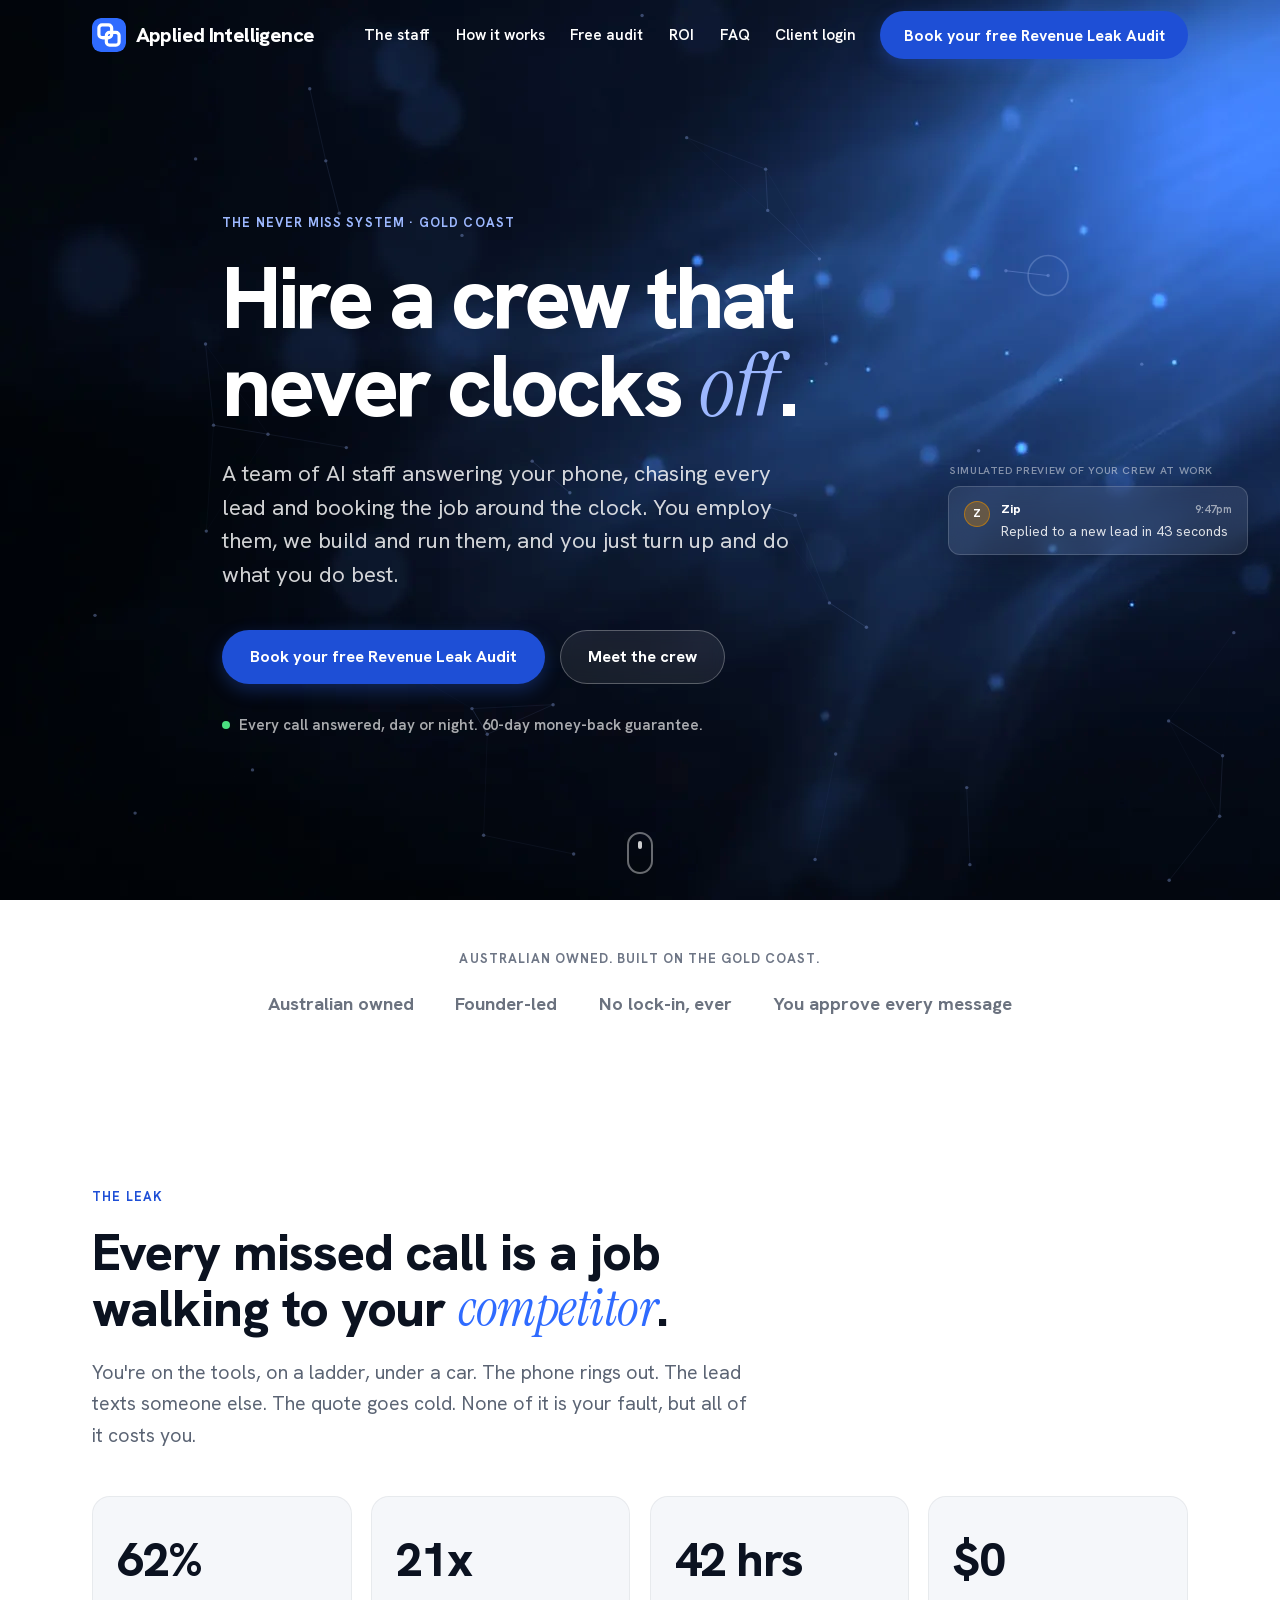
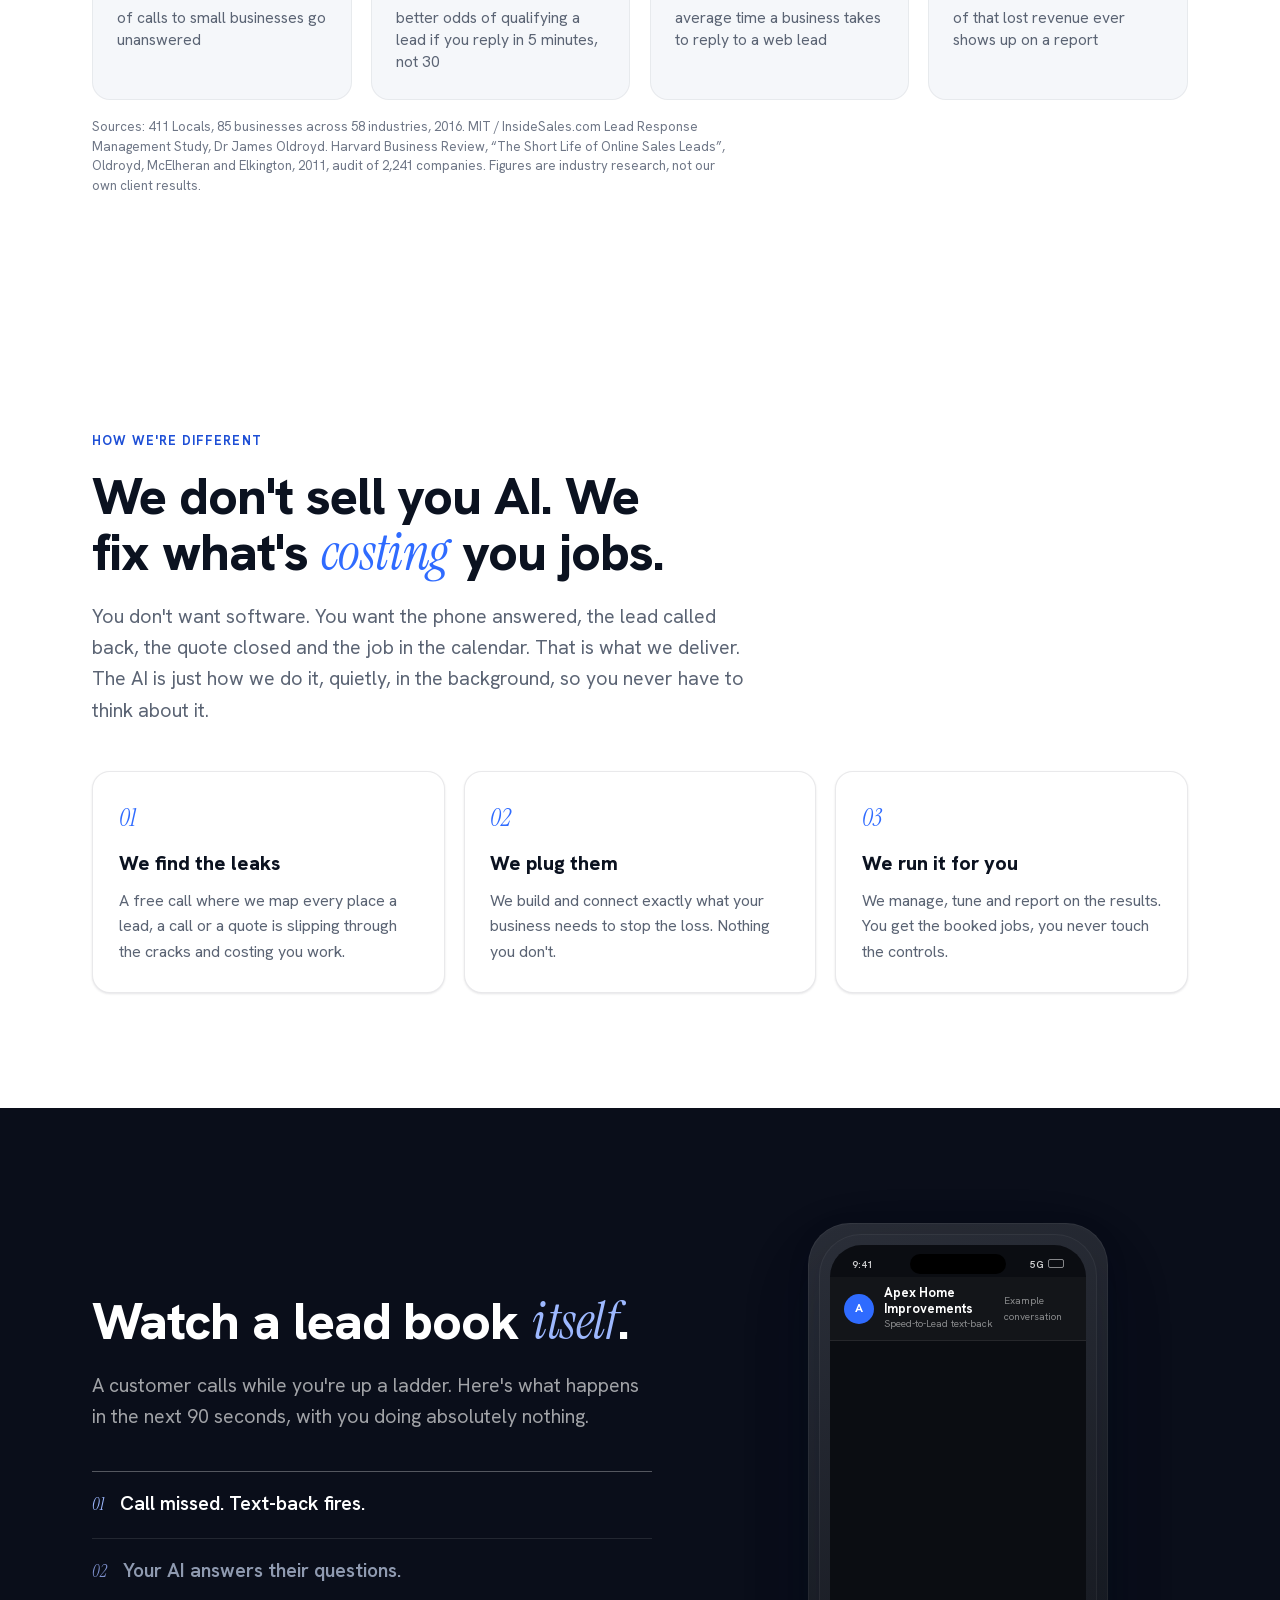
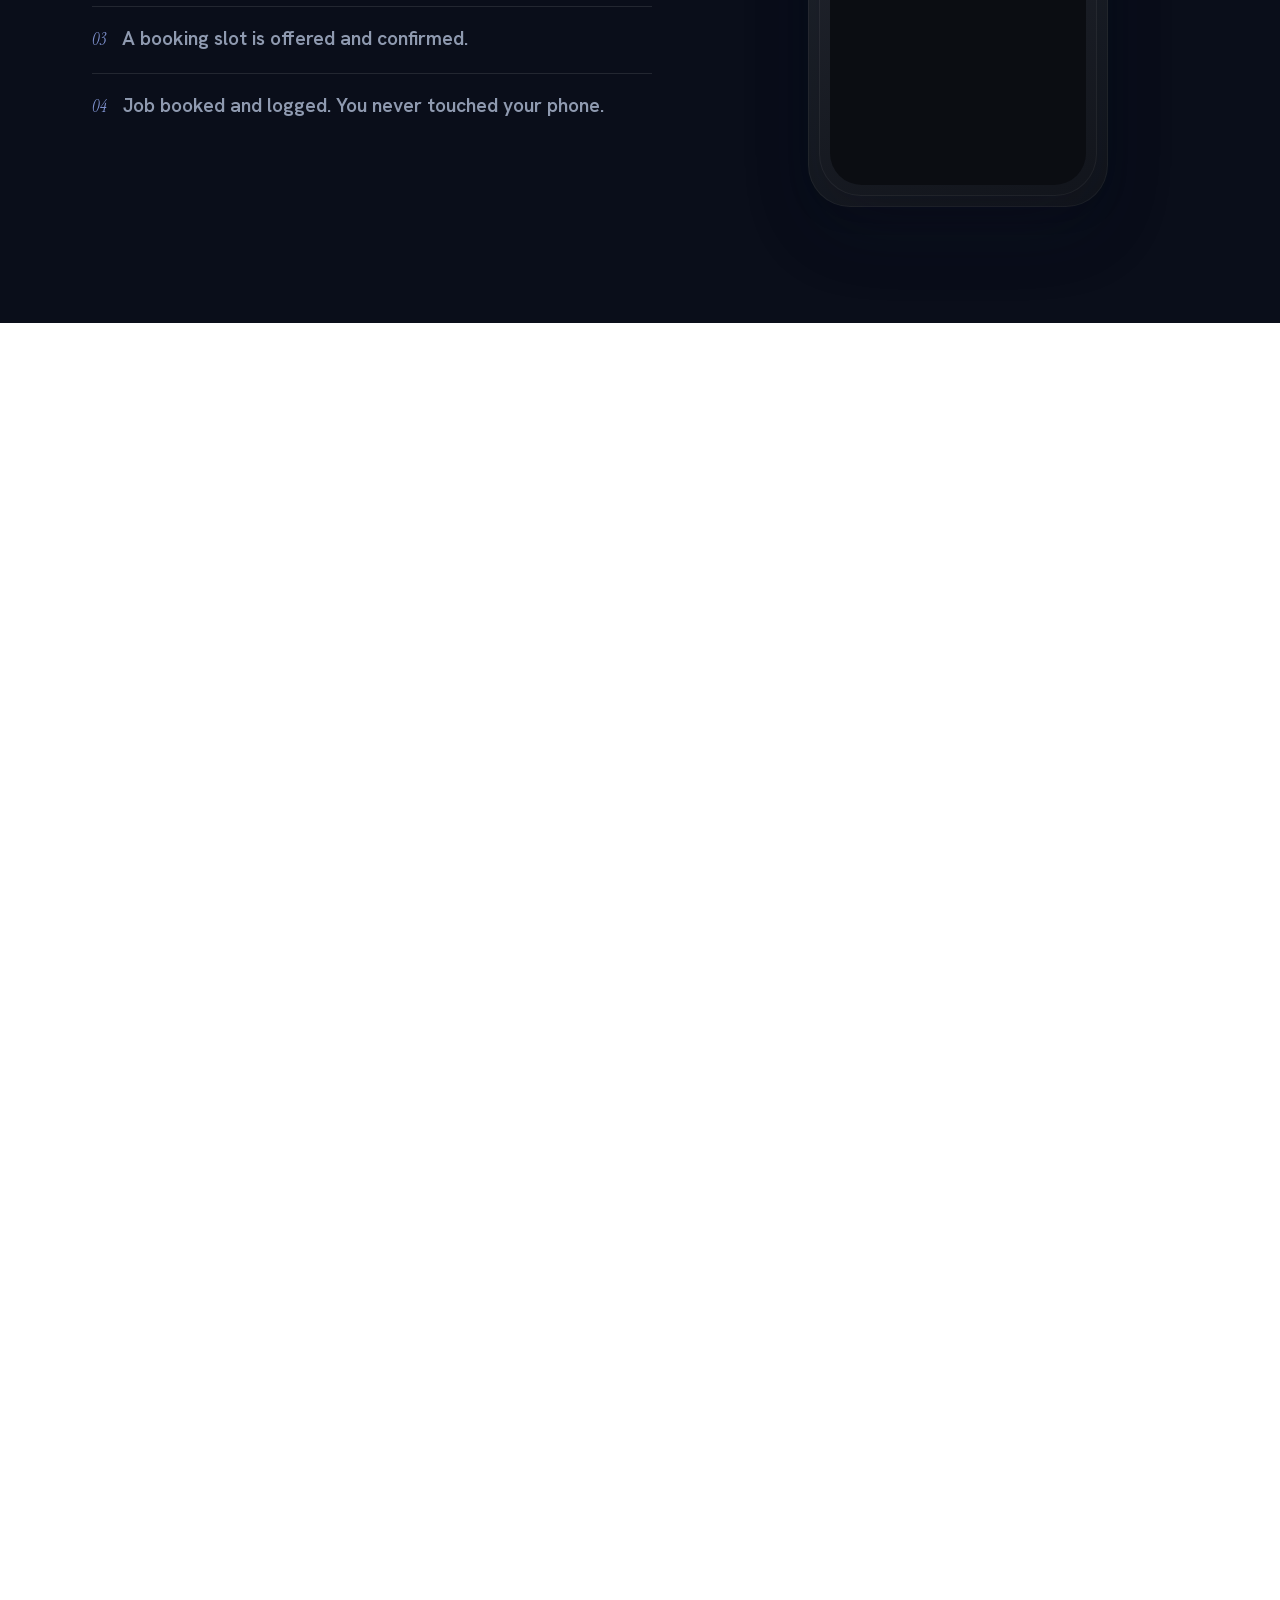
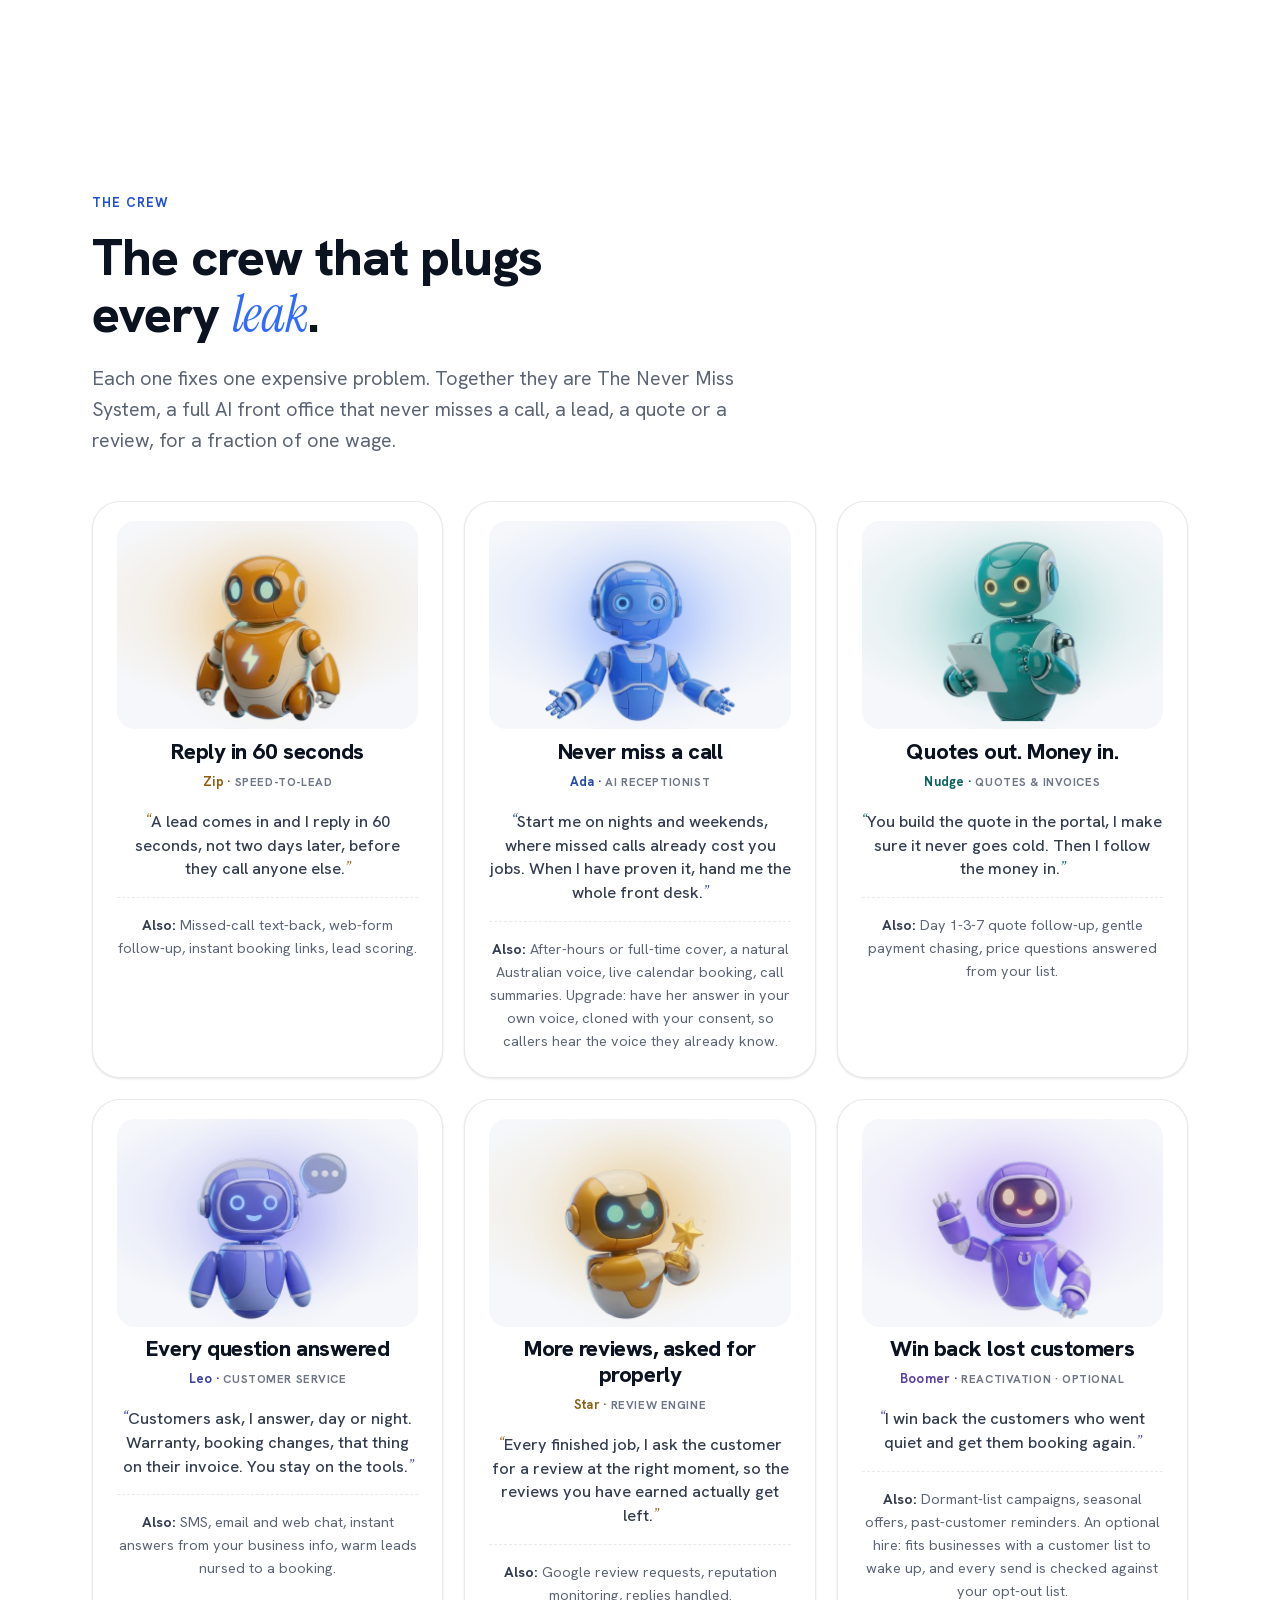
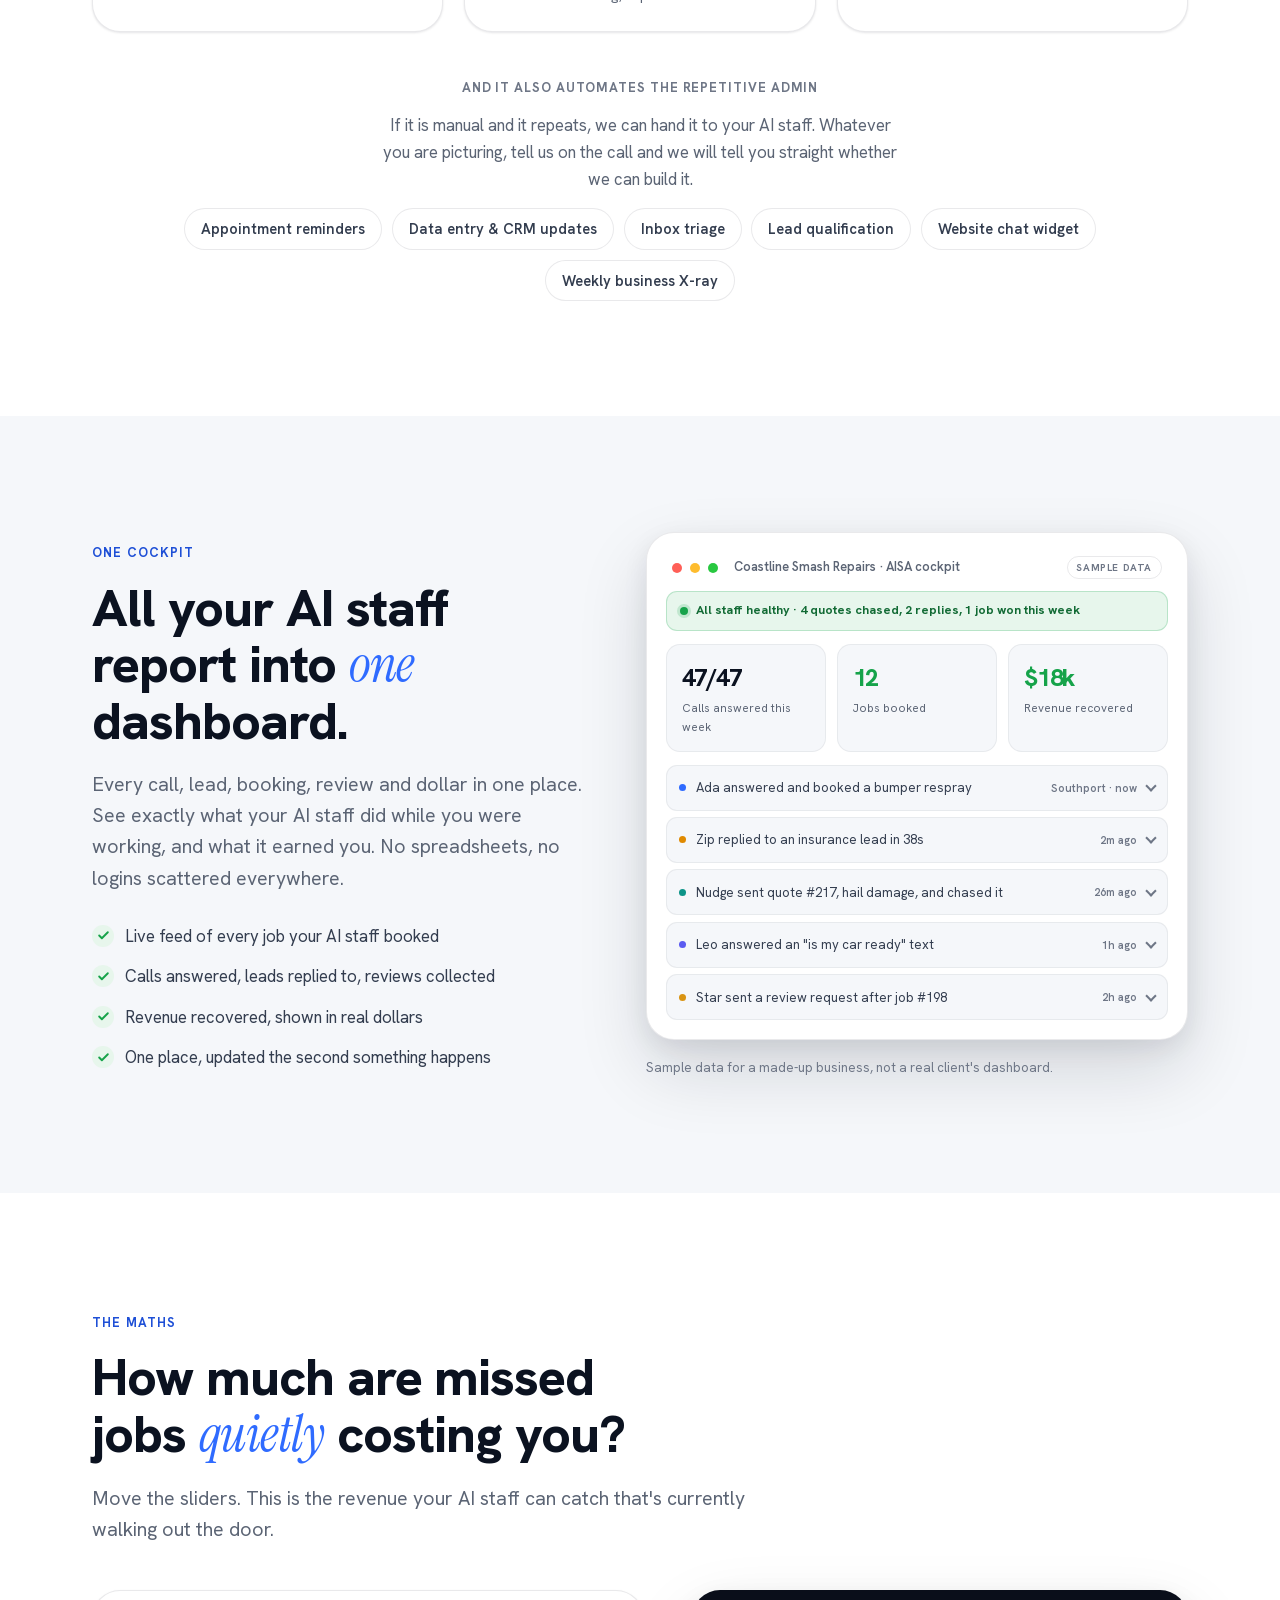
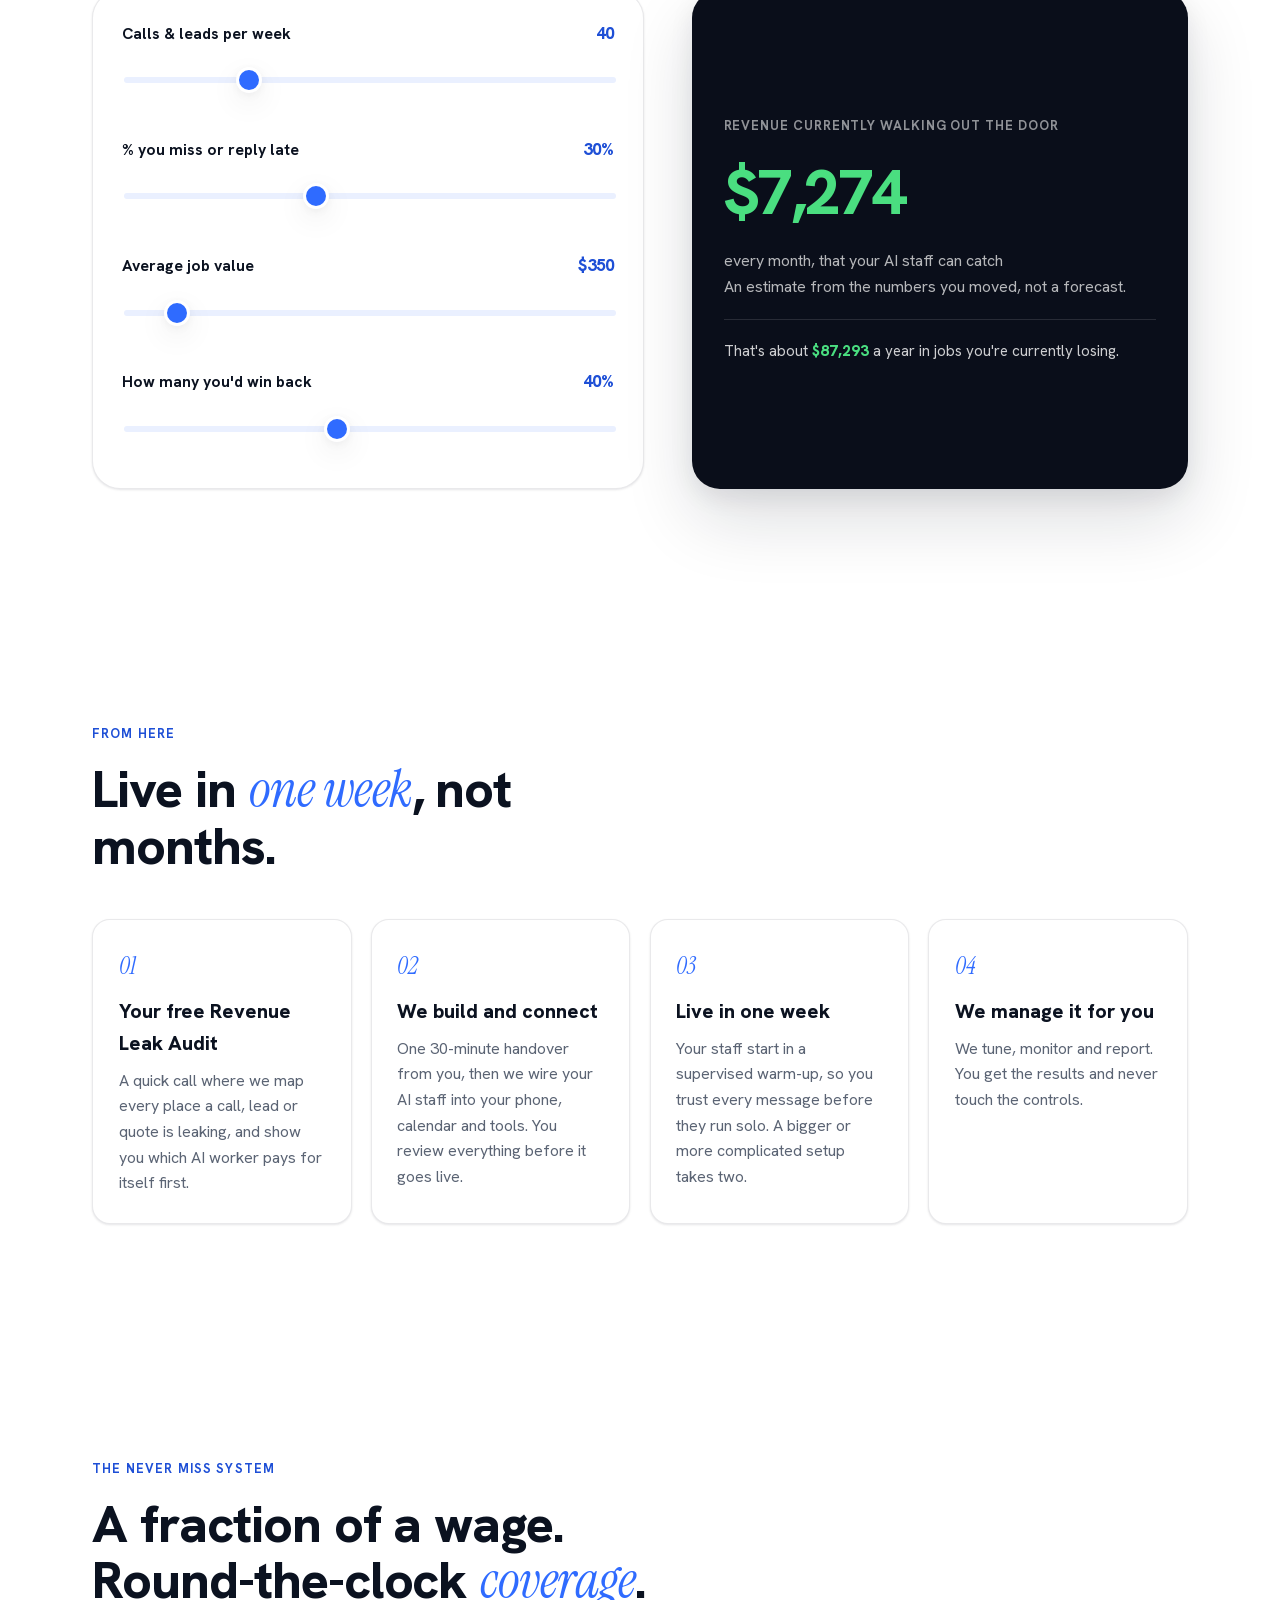
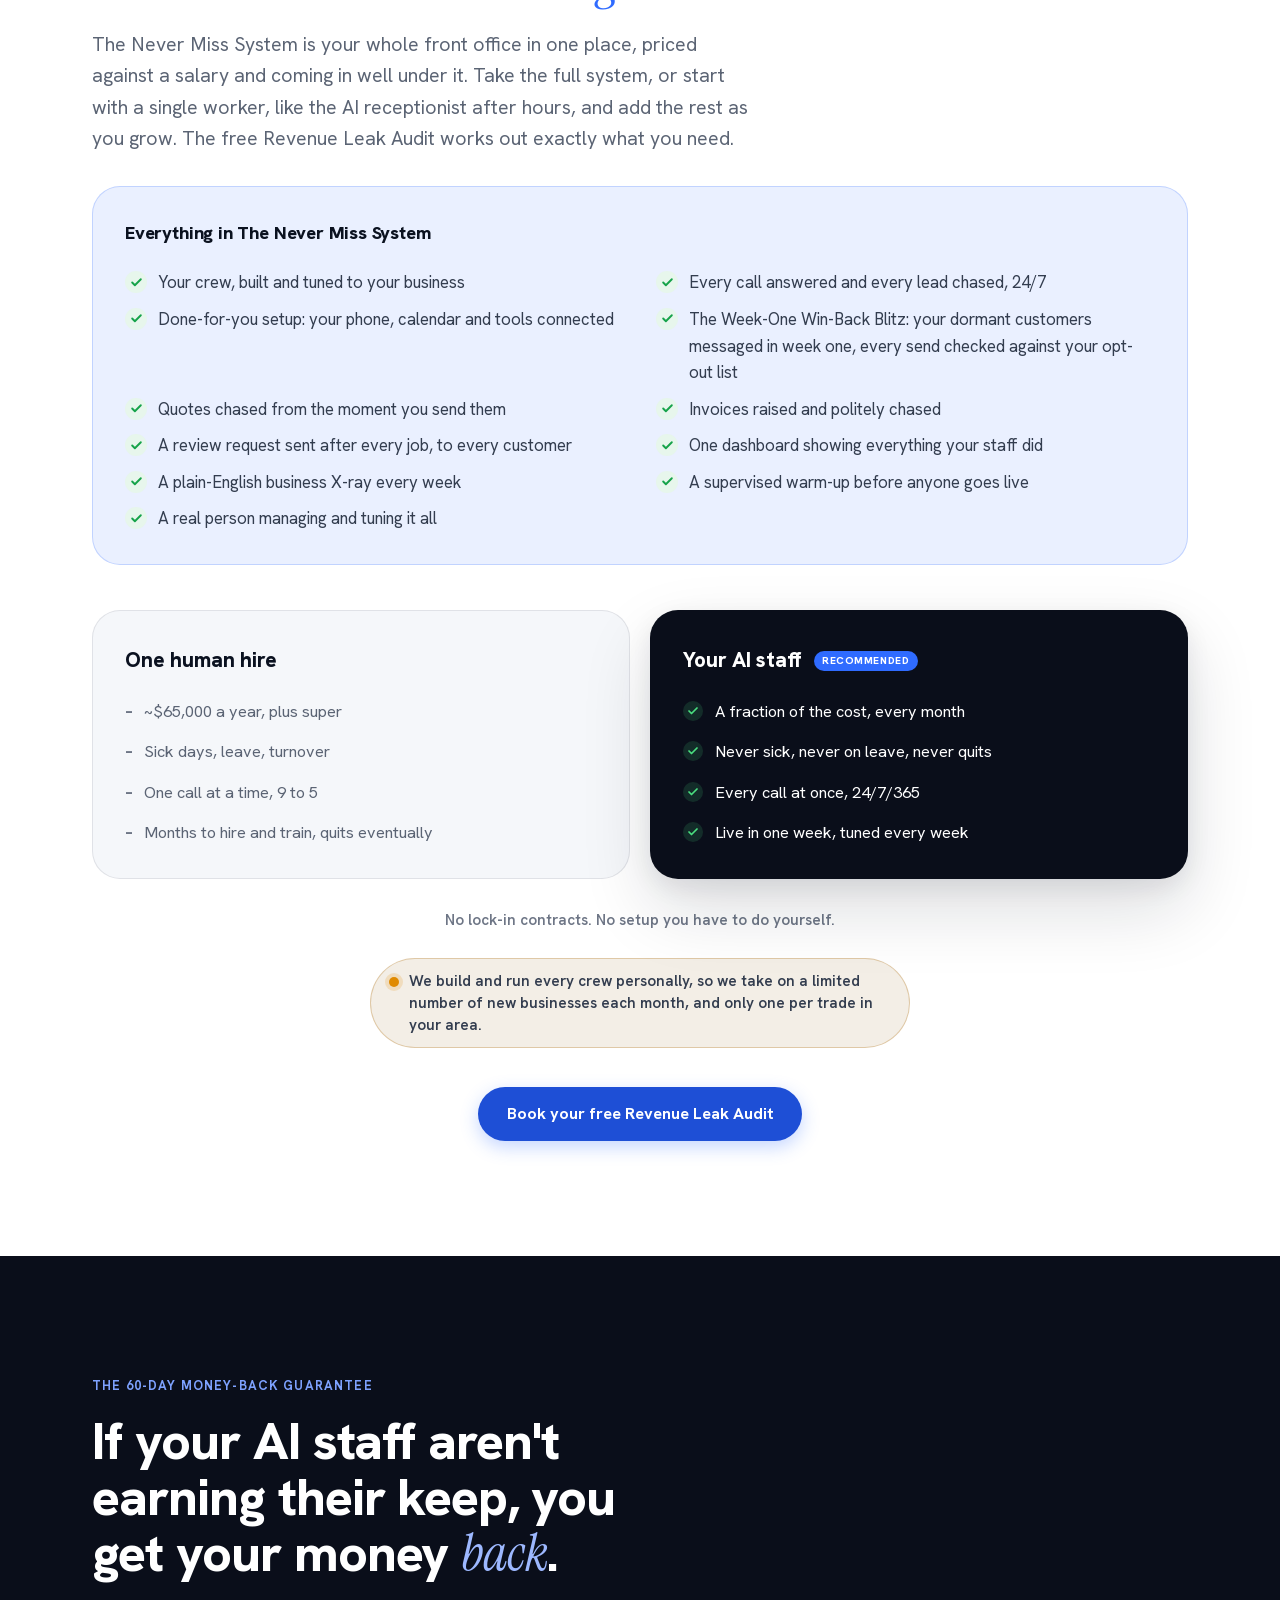
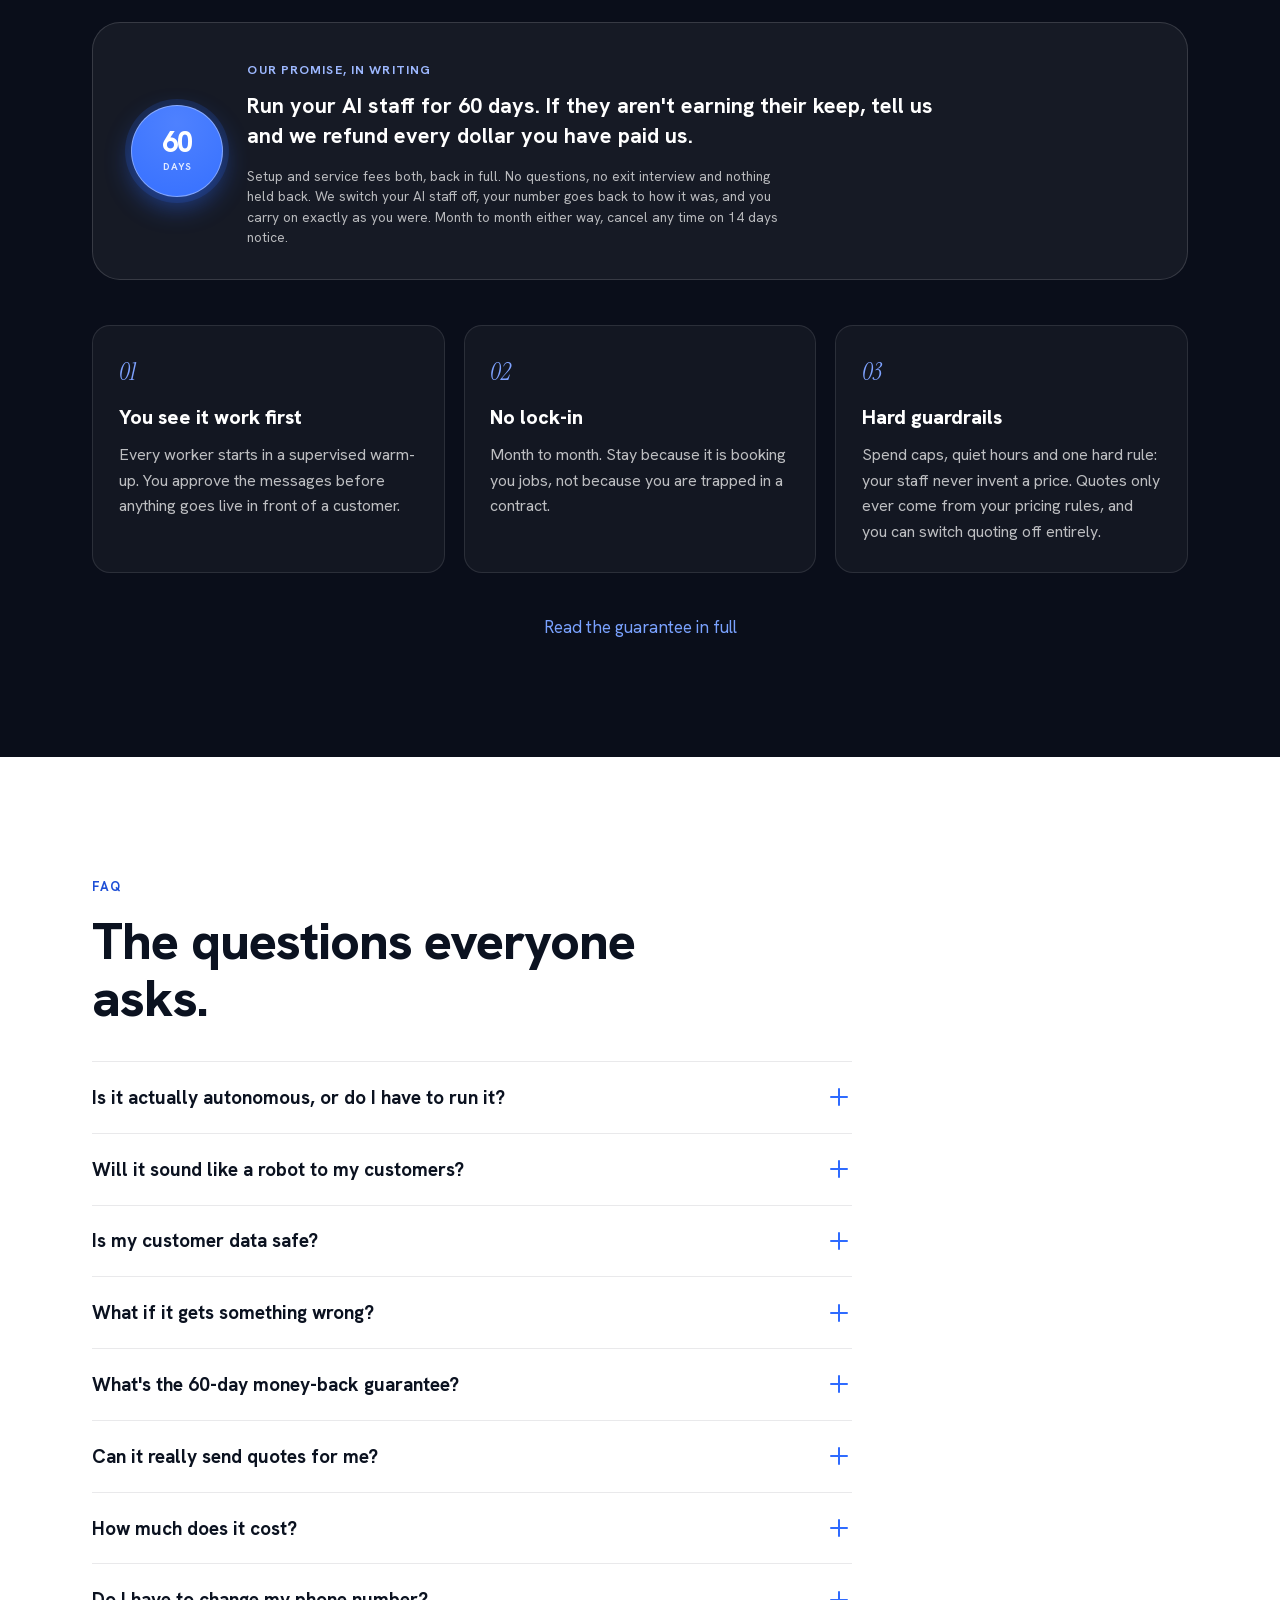
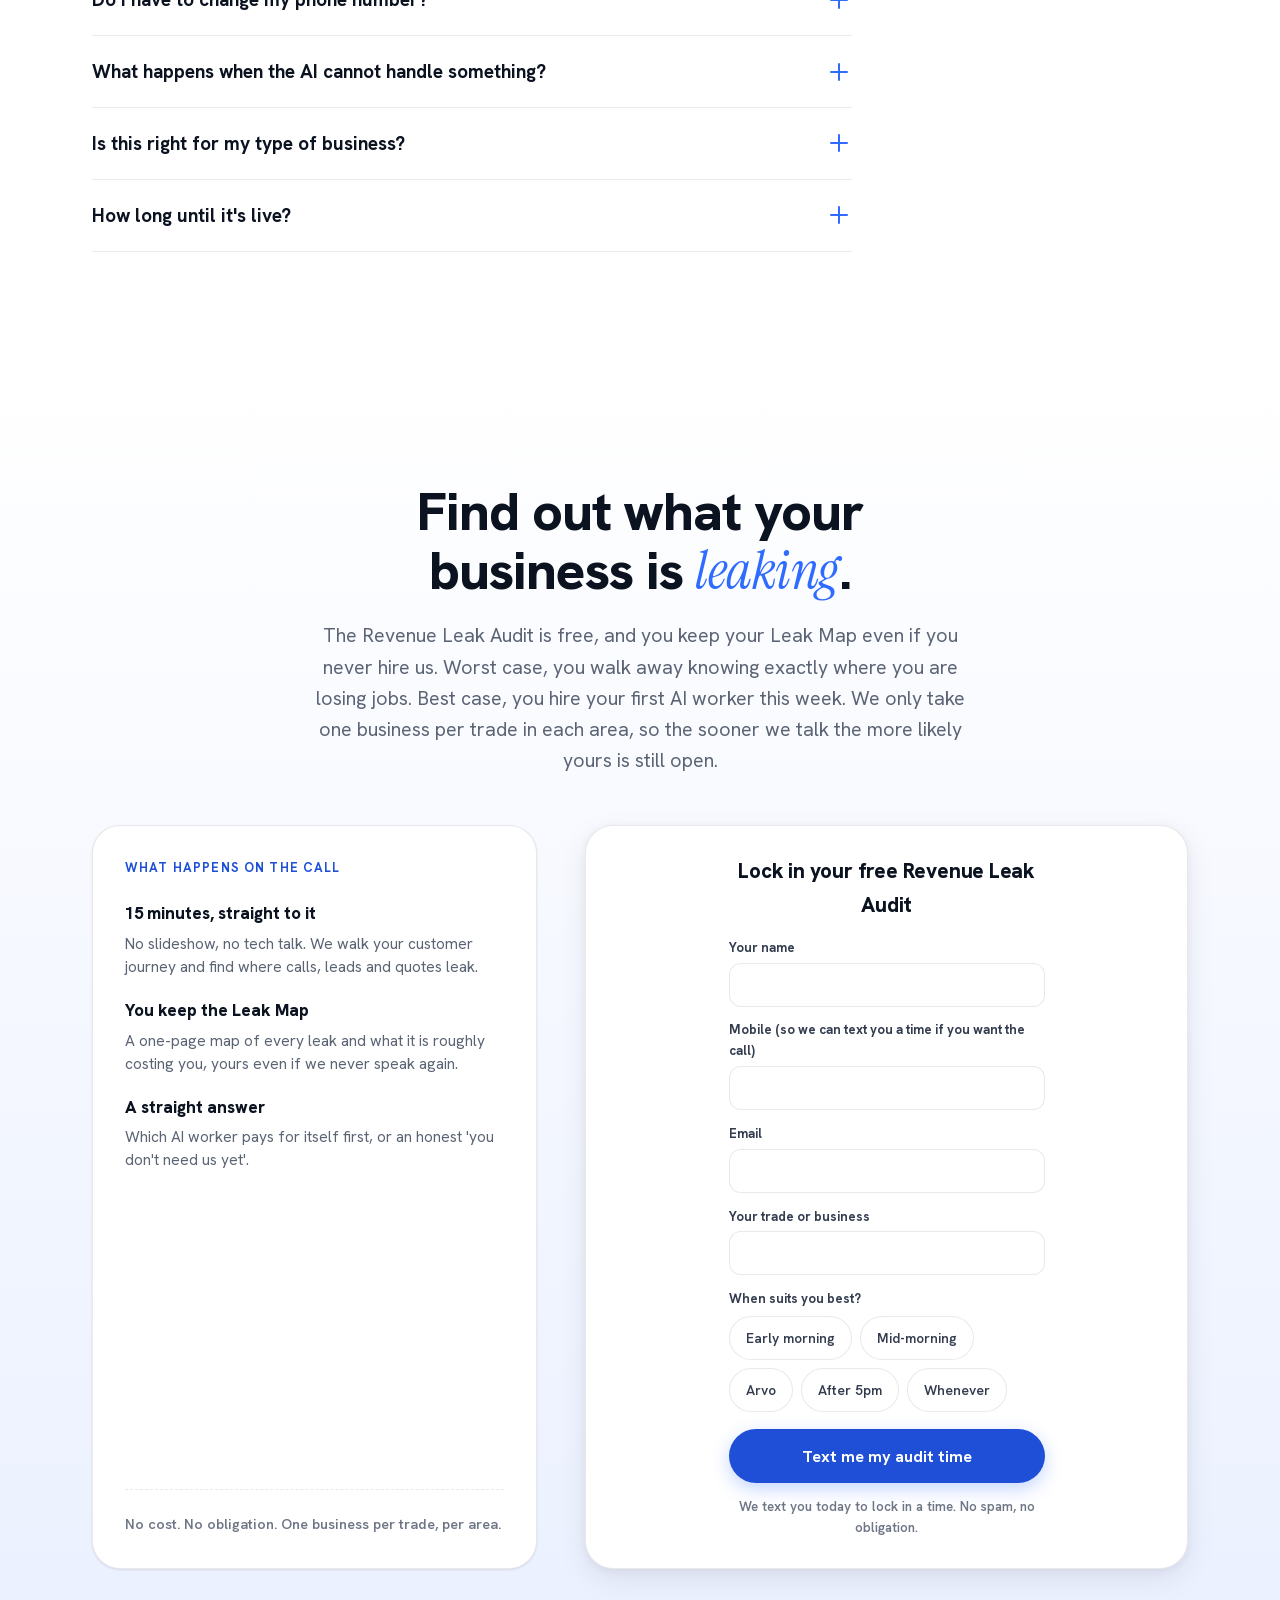
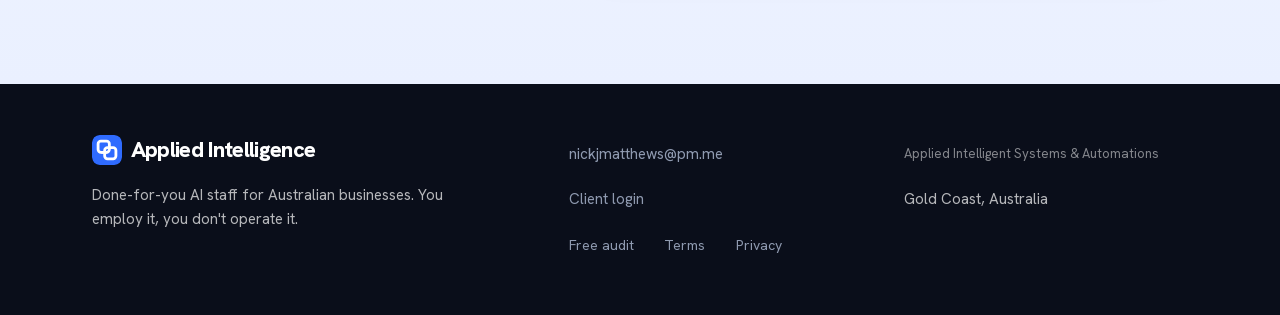
<file: index.html>
<!DOCTYPE html>
<html lang="en-AU">
<head>
  <meta charset="UTF-8" />
  <meta name="viewport" content="width=device-width, initial-scale=1.0, viewport-fit=cover" />
  <title>Applied Intelligence: The Never Miss System | Done-for-you AI staff for Australian businesses</title>
  <meta name="description" content="Applied Intelligence (Applied Intelligent Systems & Automations) builds and runs The Never Miss System: done-for-you AI staff that answer every call, chase every lead and book every job, 24/7. You employ it, you don't operate it." />
  <meta name="theme-color" content="#ffffff" />
  <link rel="icon" href="assets/logo/favicon.svg" type="image/svg+xml" />
  <link rel="apple-touch-icon" href="assets/logo/favicon.svg" />
  <link rel="canonical" href="https://appliedintelligence.biz/" />

  <!-- Open Graph (URLs point at the production domain; harmless on the Pages preview) -->
  <meta property="og:site_name" content="Applied Intelligence" />
  <meta property="og:locale" content="en_AU" />
  <meta property="og:title" content="Applied Intelligence: The Never Miss System" />
  <meta property="og:description" content="A full AI front office in one system: every call answered, every lead chased, every job booked. Done for you, run for you." />
  <meta property="og:type" content="website" />
  <meta property="og:url" content="https://appliedintelligence.biz/" />
  <meta property="og:image" content="https://appliedintelligence.biz/assets/video/hero-poster.jpg" />
  <meta property="og:image:width" content="1920" />
  <meta property="og:image:height" content="1080" />
  <meta property="og:image:alt" content="Applied Intelligence: The Never Miss System" />
  <meta name="twitter:card" content="summary_large_image" />
  <meta name="twitter:title" content="Applied Intelligence: The Never Miss System" />
  <meta name="twitter:description" content="A full AI front office in one system: every call answered, every lead chased, every job booked. Done for you, run for you." />
  <meta name="twitter:image" content="https://appliedintelligence.biz/assets/video/hero-poster.jpg" />

  <!-- Fonts: self-hosted, latin subset, OFL (see assets/fonts/OFL.txt).
       Preload the two faces that paint above the fold: the Hanken variable file
       (the h1 is weight 800) and the Instrument Serif italic accent word. -->
  <link rel="preload" href="assets/fonts/hanken-grotesk-latin-var.woff2" as="font" type="font/woff2" crossorigin />
  <link rel="preload" href="assets/fonts/instrument-serif-italic-latin.woff2" as="font" type="font/woff2" crossorigin />

  <link rel="stylesheet" href="styles.css?v=20260920a" />

  <!-- Organisation + site identity. Kept static so it is in the HTML source
       for crawlers that do not run JS. The FAQPage block is injected by
       script.js from the same data the visible FAQ renders. -->
  <script type="application/ld+json">
  [
    {
      "@context": "https://schema.org",
      "@type": "Organization",
      "name": "Applied Intelligence",
      "legalName": "Applied Intelligent Systems & Automations",
      "url": "https://appliedintelligence.biz/",
      "logo": "https://appliedintelligence.biz/assets/logo/favicon.svg",
      "email": "nickjmatthews@pm.me",
      "areaServed": "AU",
      "address": {
        "@type": "PostalAddress",
        "addressLocality": "Gold Coast",
        "addressRegion": "QLD",
        "addressCountry": "AU"
      }
    },
    {
      "@context": "https://schema.org",
      "@type": "WebSite",
      "name": "Applied Intelligence",
      "url": "https://appliedintelligence.biz/"
    }
  ]
  </script>
  <!-- Meta Pixel. One shared loader (meta-pixel.js), deferred like every other
       script on this site so it never blocks paint. It returns without loading
       anything at all if the browser sends Do Not Track or Global Privacy
       Control. Disclosed in full in privacy.html section 04. -->
  <script defer src="meta-pixel.js?v=20260920a"></script>
</head>
<body data-page="home">
  <a href="#top" class="skip-link">Skip to main content</a>

  <!-- ============ NAV ============ -->
  <header class="nav nav--over-hero" id="nav">
    <div class="nav__inner">
      <a class="nav__brand" href="#top" aria-label="Applied Intelligence"><img class="brand-mark" src="assets/logo/favicon.svg" alt="" width="34" height="34" /><span class="brand-word" data-bind="brand.name">Applied Intelligence</span><span class="brand-short" data-bind="brand.short" aria-hidden="true">AISA</span></a>
      <nav class="nav__links" aria-label="Primary">
        <a href="#staff">The staff</a>
        <a href="#how">How it works</a>
        <a href="audit.html">Free audit</a>
        <a href="#roi">ROI</a>
        <a href="#faq">FAQ</a>
        <a href="https://donny.appliedintelligence.biz/login">Client login</a>
      </nav>
      <a class="btn btn--primary nav__cta" href="#book" data-bind="cta.primary">Book your free Revenue Leak Audit</a>
    </div>
  </header>

  <!-- tabindex="-1" so the skip link can actually move focus here (WCAG 2.4.1) -->
  <main id="top" tabindex="-1">
    <!-- ============ HERO (full-bleed cinematic video) ============ -->
    <section class="hero" id="hero">
      <!-- background video: swap assets/video/hero.* anytime. poster is the LCP image. -->
      <div class="hero__media" aria-hidden="true">
        <!-- Poster is the LCP image, so it is the WebP cut (13KB vs 40KB for
             the JPEG). hero-poster.jpg stays on disk and stays the og:image:
             OG scrapers want JPEG. A <video> poster takes a single URL, so
             there is no srcset to fall back through — WebP is universal in
             every browser that reaches this page. -->
        <video class="hero__video" data-hero-video
               poster="assets/video/hero-poster.webp"
               muted loop playsinline preload="none"></video>
        <div class="hero__scrim"></div>
        <!-- neural constellation atmosphere layer (desktop only, drawn by JS) -->
        <canvas class="hero__net" data-hero-net aria-hidden="true"></canvas>
      </div>
      <!-- Static fallback copy (mirrors content.js) so the hero paints at its
           final height before the parser-blocking scripts run: no CLS, and it
           degrades gracefully with no JS. bind() overwrites with the same copy. -->
      <div class="wrap hero__inner">
        <span class="eyebrow eyebrow--on-dark" data-bind="hero.eyebrow">The Never Miss System · Gold Coast</span>
        <h1 class="hero__title" data-bind-html="hero.headline">Hire a crew that<br>never clocks <em class="ital">off</em>.</h1>
        <p class="hero__sub" data-bind="hero.sub">A team of AI staff answering your phone, chasing every lead and booking the job around the clock. You employ them, we build and run them, and you just turn up and do what you do best.</p>
        <div class="hero__actions">
          <a class="btn btn--primary btn--lg" href="#book" data-magnetic data-bind="cta.primary">Book your free Revenue Leak Audit</a>
          <a class="btn btn--glass btn--lg" href="#staff" data-bind="cta.secondary">Meet the crew</a>
        </div>
        <p class="hero__proof" data-bind="hero.proof">Every call answered, day or night. 60-day money-back guarantee.</p>
      </div>
      <!-- live crew-at-work feed (glass cards, desktop only, filled by JS) -->
      <div class="hero__feed" data-hero-feed aria-hidden="true"></div>
      <a class="hero__cue" href="#problem" aria-label="Scroll to see how it works"><span></span></a>
    </section>

    <!-- ============ TRUST STRIP ============ -->
    <section class="trust section--tight" aria-label="Why Applied Intelligence">
      <div class="wrap">
        <p class="trust__line" data-bind="trust.line"></p>
        <div class="trust__logos" data-trust-logos></div>
      </div>
    </section>

    <!-- ============ PROBLEM ============ -->
    <section class="section problem" id="problem">
      <div class="wrap">
        <span class="kicker" data-bind="problem.kicker"></span>
        <h2 class="section__title" data-bind-html="problem.heading"></h2>
        <p class="section__lead" data-bind="problem.body"></p>
        <div class="stat-grid" data-problem-stats></div>
        <p class="stat-note" data-bind="problem.sourceNote"></p>
      </div>
    </section>

    <!-- ============ DIAGNOSIS (the wedge) ============ -->
    <section class="section diagnosis" id="diagnosis">
      <div class="wrap">
        <span class="kicker" data-bind="diagnosis.kicker"></span>
        <h2 class="section__title" data-bind-html="diagnosis.heading"></h2>
        <p class="section__lead" data-bind="diagnosis.body"></p>
        <div class="steps steps--3" data-diagnosis-steps></div>
      </div>
    </section>

    <!-- ============ WATCH A LEAD BOOK ITSELF (signature) ============ -->
    <section class="section book-itself" id="book-itself" data-book-section>
      <div class="wrap book-itself__grid">
        <div class="book-itself__copy">
          <h2 class="section__title" data-bind-html="bookItself.heading"></h2>
          <p class="section__lead" data-bind="bookItself.sub"></p>
          <ol class="book-steps" data-book-steps></ol>
        </div>
        <div class="book-itself__phone">
          <div class="phone" data-phone-thread></div>
        </div>
      </div>
    </section>

    <!-- ============ MEET YOUR AI STAFF (roster) ============ -->
    <section class="section staff" id="staff">
      <div class="wrap">
        <span class="kicker" data-bind="roster.kicker"></span>
        <h2 class="section__title" data-bind-html="roster.heading"></h2>
        <p class="section__lead" data-bind="roster.sub"></p>
        <div class="roster" data-roster></div>
        <div class="roster-more">
          <span class="roster-more__label" data-bind="roster.moreLabel"></span>
          <p class="roster-more__line" data-bind="roster.moreLine"></p>
          <div class="roster-more__chips" data-roster-more></div>
        </div>
      </div>
    </section>

    <!-- ============ ONE COCKPIT ============ -->
    <section class="section cockpit" id="cockpit">
      <div class="wrap cockpit__grid">
        <div class="cockpit__copy">
          <span class="kicker" data-bind="cockpit.kicker"></span>
          <h2 class="section__title" data-bind-html="cockpit.heading"></h2>
          <p class="section__lead" data-bind="cockpit.body"></p>
          <ul class="check-list" data-cockpit-highlights></ul>
        </div>
        <div class="cockpit__panel" data-cockpit-panel></div>
      </div>
    </section>

    <!-- ============ ROI CALCULATOR ============ -->
    <section class="section roi" id="roi">
      <div class="wrap">
        <span class="kicker" data-bind="roi.kicker"></span>
        <h2 class="section__title" data-bind-html="roi.heading"></h2>
        <p class="section__lead" data-bind="roi.sub"></p>
        <div class="roi-calc" data-roi></div>
      </div>
    </section>

    <!-- ============ HOW IT WORKS ============ -->
    <section class="section how" id="how">
      <div class="wrap">
        <span class="kicker" data-bind="how.kicker"></span>
        <h2 class="section__title" data-bind-html="how.heading"></h2>
        <div class="steps steps--4" data-how-steps></div>
      </div>
    </section>

    <!-- ============ PRICING (salary anchor) ============ -->
    <section class="section pricing" id="pricing">
      <div class="wrap">
        <span class="kicker" data-bind="pricing.kicker"></span>
        <h2 class="section__title" data-bind-html="pricing.heading"></h2>
        <p class="section__lead" data-bind="pricing.sub"></p>
        <div class="value-stack reveal" data-value-stack></div>
        <div class="compare" data-pricing></div>
        <p class="pricing__note" data-bind="pricing.note"></p>
        <p class="pricing__scarcity" data-bind="pricing.scarcity"></p>
        <div class="center-cta">
          <a class="btn btn--primary btn--lg" href="#book" data-bind="cta.primary"></a>
        </div>
      </div>
    </section>

    <!-- ============ GUARANTEE ============ -->
    <section class="section guarantee guarantee--dark" id="guarantee">
      <div class="wrap">
        <span class="kicker" data-bind="guarantee.kicker"></span>
        <h2 class="section__title" data-bind-html="guarantee.heading"></h2>
        <div class="guarantee__promise reveal" data-guarantee-promise></div>
        <div class="steps steps--3" data-guarantee></div>
        <p class="guarantee__link center"><a href="guarantee">Read the guarantee in full</a></p>
      </div>
    </section>

    <!-- ============ FAQ ============ -->
    <section class="section faq" id="faq">
      <div class="wrap">
        <span class="kicker" data-bind="faqSection.kicker">FAQ</span>
        <h2 class="section__title" data-bind-html="faqSection.heading">The questions everyone asks.</h2>
        <div class="faq-list" data-faq></div>
      </div>
    </section>

    <!-- ============ FINAL CTA / BOOK (booking section) ============ -->
    <section class="section final-cta" id="book">
      <div class="wrap center">
        <h2 class="final-cta__title" data-bind-html="finalCta.heading"></h2>
        <p class="section__lead center" data-bind="finalCta.sub"></p>
      </div>
      <div class="wrap booking reveal">
        <div class="booking__info">
          <span class="booking__label" data-bind="booking.label"></span>
          <ul class="booking__points" data-booking-points></ul>
          <p class="booking__note" data-bind="booking.note"></p>
        </div>
        <!-- calendar embed renders here when brand.bookingUrl is a real URL;
             a converting interim card shows until then (script.js renderBooking) -->
        <div class="booking__cal" data-booking-cal></div>
      </div>
    </section>

    <!-- ============ STICKY MOBILE CTA (appears after hero) ============
         Lives inside <main> so it sits in a landmark: as a direct child of
         <body> it was outside every landmark region (axe "region", WCAG 1.3.1).
         It is position:fixed with no transformed ancestor, so nesting it here
         does not change where it pins. -->
    <div class="sticky-cta safe-bottom" data-sticky-cta aria-hidden="true">
      <a class="btn btn--primary btn--lg" href="#book" data-bind="cta.primary"></a>
    </div>
  </main>

  <!-- ============ FOOTER ============ -->
  <footer class="footer">
    <div class="wrap footer__inner">
      <div>
        <span class="footer__brand"><img class="brand-mark" src="assets/logo/favicon.svg" alt="" width="30" height="30" /><span class="brand-word" data-bind="brand.name">Applied Intelligence</span></span>
        <p class="footer__blurb" data-bind="footer.blurb"></p>
      </div>
      <div class="footer__meta">
        <span class="footer__legal" data-bind="brand.fullName"></span>
        <span data-bind="brand.location"></span>
        <a data-footer-email href="mailto:nickjmatthews@pm.me"></a>
        <a href="https://donny.appliedintelligence.biz/login">Client login</a>
        <!-- mirrors content.js footer.legal; static like the rest of the footer chrome.
             "Free audit" rides in this row rather than as a sibling of "Client
             login": the desktop footer grid pins `.footer__meta > a` to one
             explicit cell (2 / 2), so a second bare <a> would stack on top of
             the login link. .footer__links is a plain flex row, so it just
             flows, and this is the mobile-reachable placement (nav links are
             display:none <= 960px). -->
        <div class="footer__links">
          <a href="audit.html">Free audit</a>
          <a href="terms.html">Terms</a>
          <a href="privacy.html">Privacy</a>
        </div>
      </div>
    </div>
  </footer>

  <!-- libs (vendored, local). defer on all of them: ~98KB gz of JS was
       blocking the parser at the tail of the body and delaying first paint.
       defer preserves document order, so lenis → gsap → ScrollTrigger →
       content.js → script.js still holds. -->
  <script defer src="vendor/lenis.min.js"></script>
  <script defer src="vendor/gsap.min.js"></script>
  <script defer src="vendor/ScrollTrigger.min.js"></script>
  <!-- data + app -->
  <script defer src="content.js?v=20260920a"></script>
  <script defer src="script.js?v=20260920a"></script>
</body>
</html>
</file>
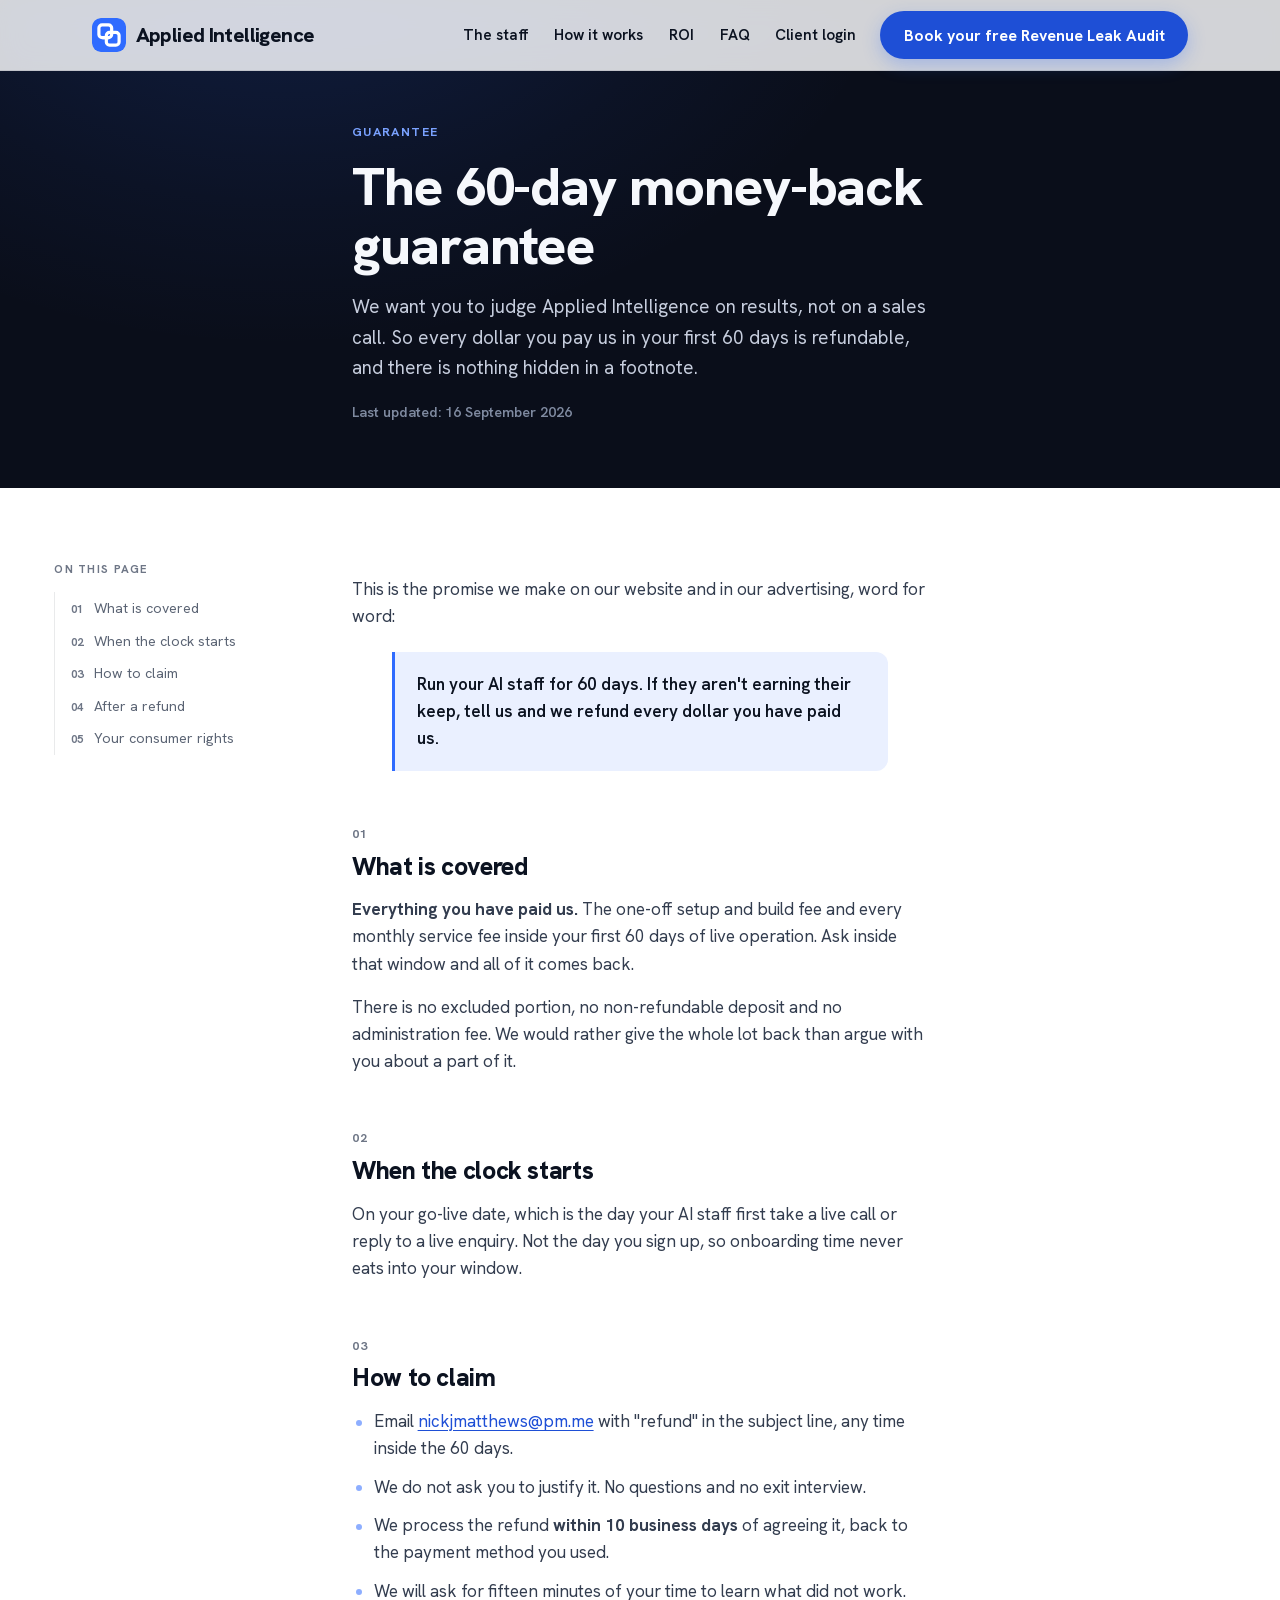
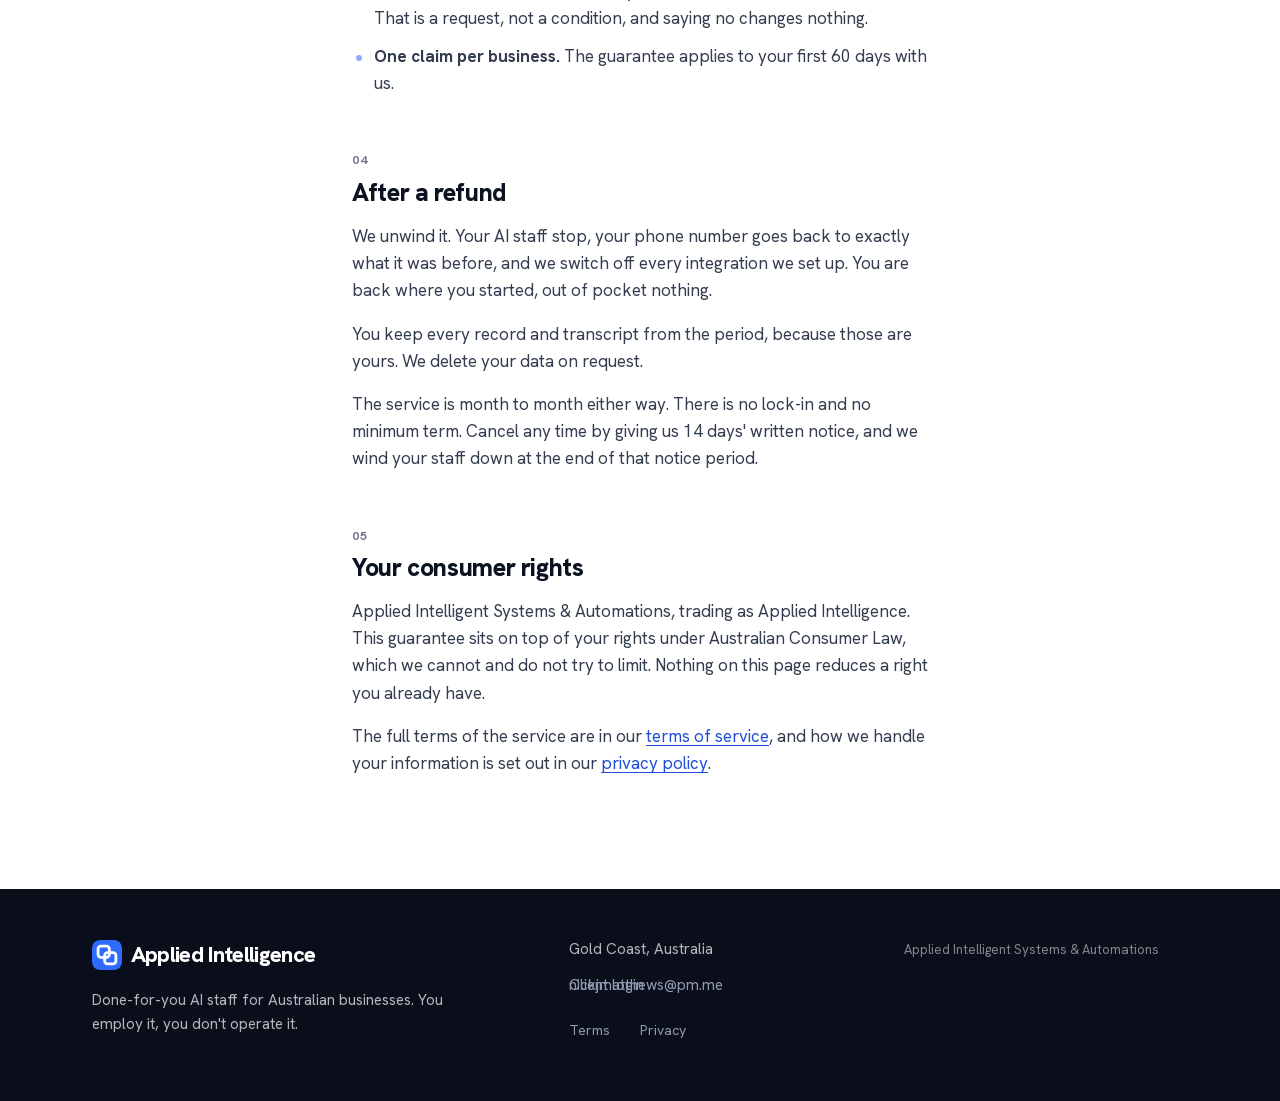
<file: guarantee.html>
<!DOCTYPE html>
<html lang="en-AU">
<head>
  <meta charset="UTF-8" />
  <meta name="viewport" content="width=device-width, initial-scale=1.0, viewport-fit=cover" />
  <title>The 60-day money-back guarantee | Applied Intelligence</title>
  <meta name="description" content="The 60-day money-back guarantee on Applied Intelligence AI staff, in full: every dollar back, setup included, what the clock is, and how to claim." />
  <meta name="theme-color" content="#ffffff" />
  <link rel="icon" href="assets/logo/favicon.svg" type="image/svg+xml" />
  <link rel="apple-touch-icon" href="assets/logo/favicon.svg" />
  <link rel="canonical" href="https://appliedintelligence.biz/guarantee" />

  <!-- Open Graph (URLs point at the production domain; harmless on the Pages preview) -->
  <meta property="og:site_name" content="Applied Intelligence" />
  <meta property="og:locale" content="en_AU" />
  <meta property="og:title" content="The 60-day money-back guarantee | Applied Intelligence" />
  <meta property="og:description" content="The 60-day money-back guarantee on Applied Intelligence AI staff, in full: every dollar back, setup included, what the clock is, and how to claim." />
  <meta property="og:type" content="article" />
  <meta property="og:url" content="https://appliedintelligence.biz/guarantee" />
  <meta property="og:image" content="https://appliedintelligence.biz/assets/og/legal-og.jpg" />
  <meta property="og:image:width" content="1200" />
  <meta property="og:image:height" content="630" />
  <meta property="og:image:alt" content="Applied Intelligence: the 60-day money-back guarantee." />
  <meta name="twitter:card" content="summary_large_image" />
  <meta name="twitter:title" content="The 60-day money-back guarantee | Applied Intelligence" />
  <meta name="twitter:description" content="The 60-day money-back guarantee on Applied Intelligence AI staff, in full: every dollar back, setup included, what the clock is, and how to claim." />
  <meta name="twitter:image" content="https://appliedintelligence.biz/assets/og/legal-og.jpg" />

  <!-- Fonts: self-hosted, latin subset, OFL (see assets/fonts/OFL.txt).
       Same rule as index.html: preload only the faces that paint above the
       fold. This page is set entirely in the Hanken variable file, so the
       Instrument Serif cuts are deliberately not preloaded here. -->
  <link rel="preload" href="assets/fonts/hanken-grotesk-latin-var.woff2" as="font" type="font/woff2" crossorigin />

  <link rel="stylesheet" href="styles.css?v=20260920a" />

  <!-- This page, plus the trail back to home. Static and deliberately thin:
       this page loads no JavaScript at all, so everything here is in the
       source.
       No Review or AggregateRating anywhere on this site. -->
  <script type="application/ld+json">
  [
    {
      "@context": "https://schema.org",
      "@type": "WebPage",
      "name": "The 60-day money-back guarantee",
      "url": "https://appliedintelligence.biz/guarantee",
      "description": "The 60-day money-back guarantee on Applied Intelligence AI staff, in full: every dollar back, setup included, what the clock is, and how to claim.",
      "inLanguage": "en-AU",
      "isPartOf": {
        "@type": "WebSite",
        "name": "Applied Intelligence",
        "url": "https://appliedintelligence.biz/"
      },
      "publisher": {
        "@type": "Organization",
        "name": "Applied Intelligence",
        "url": "https://appliedintelligence.biz/"
      }
    },
    {
      "@context": "https://schema.org",
      "@type": "BreadcrumbList",
      "itemListElement": [
        { "@type": "ListItem", "position": 1, "name": "Home", "item": "https://appliedintelligence.biz/" },
        { "@type": "ListItem", "position": 2, "name": "The 60-day money-back guarantee", "item": "https://appliedintelligence.biz/guarantee" }
      ]
    }
  ]
  </script>
</head>
<body data-page="guarantee">
  <a href="#top" class="skip-link">Skip to main content</a>

  <!-- ============ NAV (solid: no dark hero behind it on sub-pages) ============ -->
  <header class="nav nav--solid" id="nav">
    <div class="nav__inner">
      <a class="nav__brand" href="index.html" aria-label="Applied Intelligence"><img class="brand-mark" src="assets/logo/favicon.svg" alt="" width="34" height="34" /><span class="brand-word">Applied Intelligence</span><span class="brand-short" aria-hidden="true">AISA</span></a>
      <nav class="nav__links" aria-label="Primary">
        <a href="index.html#staff">The staff</a>
        <a href="index.html#how">How it works</a>
        <a href="index.html#roi">ROI</a>
        <a href="index.html#faq">FAQ</a>
        <a href="https://donny.appliedintelligence.biz/login">Client login</a>
      </nav>
      <a class="btn btn--primary nav__cta" href="index.html#book">Book your free Revenue Leak Audit</a>
    </div>
  </header>

  <!-- tabindex="-1" so the skip link can actually move focus here (WCAG 2.4.1) -->
    <main class="legal" id="top" tabindex="-1">

    <div class="legal-masthead">
      <div class="legal-masthead__inner">
        <header class="legal-doc__head">
          <span class="legal-doc__kicker">Guarantee</span>
          <h1>The 60-day money-back guarantee</h1>
          <p class="legal-doc__lead">We want you to judge Applied Intelligence on results, not on a sales call. So every dollar you pay us in your first 60 days is refundable, and there is nothing hidden in a footnote.</p>
          <p class="legal-doc__updated">Last updated: 16 September 2026</p>
        </header>
      </div>
    </div>

    <nav class="legal-rail" aria-label="On this page">
      <p class="legal-rail__label">On this page</p>
      <ol>
        <li><a href="#covered">What is covered</a></li>
        <li><a href="#clock">When the clock starts</a></li>
        <li><a href="#claim">How to claim</a></li>
        <li><a href="#after">After a refund</a></li>
        <li><a href="#rights">Your consumer rights</a></li>
      </ol>
    </nav>

    <article class="wrap legal-doc">

      <p>This is the promise we make on our website and in our advertising, word for word:</p>
      <blockquote class="legal-doc__quote">
        <p>Run your AI staff for 60 days. If they aren't earning their keep, tell us and we refund every dollar you have paid us.</p>
      </blockquote>

      <section class="legal-doc__section" id="covered">
        <span class="legal-doc__kicker">01</span>
        <h2>What is covered</h2>
        <p><strong>Everything you have paid us.</strong> The one-off setup and build fee and every monthly service fee inside your first 60 days of live operation. Ask inside that window and all of it comes back.</p>
        <p>There is no excluded portion, no non-refundable deposit and no administration fee. We would rather give the whole lot back than argue with you about a part of it.</p>
      </section>

      <section class="legal-doc__section" id="clock">
        <span class="legal-doc__kicker">02</span>
        <h2>When the clock starts</h2>
        <p>On your go-live date, which is the day your AI staff first take a live call or reply to a live enquiry. Not the day you sign up, so onboarding time never eats into your window.</p>
      </section>

      <section class="legal-doc__section" id="claim">
        <span class="legal-doc__kicker">03</span>
        <h2>How to claim</h2>
        <ul>
          <li>Email <a href="mailto:nickjmatthews@pm.me?subject=Refund">nickjmatthews@pm.me</a> with "refund" in the subject line, any time inside the 60 days.</li>
          <li>We do not ask you to justify it. No questions and no exit interview.</li>
          <li>We process the refund <strong>within 10 business days</strong> of agreeing it, back to the payment method you used.</li>
          <li>We will ask for fifteen minutes of your time to learn what did not work. That is a request, not a condition, and saying no changes nothing.</li>
          <li><strong>One claim per business.</strong> The guarantee applies to your first 60 days with us.</li>
        </ul>
      </section>

      <section class="legal-doc__section" id="after">
        <span class="legal-doc__kicker">04</span>
        <h2>After a refund</h2>
        <p>We unwind it. Your AI staff stop, your phone number goes back to exactly what it was before, and we switch off every integration we set up. You are back where you started, out of pocket nothing.</p>
        <p>You keep every record and transcript from the period, because those are yours. We delete your data on request.</p>
        <p>The service is month to month either way. There is no lock-in and no minimum term. Cancel any time by giving us 14 days' written notice, and we wind your staff down at the end of that notice period.</p>
      </section>

      <section class="legal-doc__section" id="rights">
        <span class="legal-doc__kicker">05</span>
        <h2>Your consumer rights</h2>
        <p>Applied Intelligent Systems &amp; Automations, trading as Applied Intelligence. This guarantee sits on top of your rights under Australian Consumer Law, which we cannot and do not try to limit. Nothing on this page reduces a right you already have.</p>
        <p>The full terms of the service are in our <a href="terms.html">terms of service</a>, and how we handle your information is set out in our <a href="privacy.html">privacy policy</a>.</p>
      </section>

    </article>
  </main>

  <!-- ============ FOOTER (mirrors index.html; static, no JS on this page) ============ -->
  <footer class="footer">
    <div class="wrap footer__inner">
      <div>
        <span class="footer__brand"><img class="brand-mark" src="assets/logo/favicon.svg" alt="" width="30" height="30" /><span class="brand-word">Applied Intelligence</span></span>
        <p class="footer__blurb">Done-for-you AI staff for Australian businesses. You employ it, you don't operate it.</p>
      </div>
      <div class="footer__meta">
        <span class="footer__legal">Applied Intelligent Systems &amp; Automations</span>
        <span>Gold Coast, Australia</span>
        <a href="mailto:nickjmatthews@pm.me">nickjmatthews@pm.me</a>
        <a href="https://donny.appliedintelligence.biz/login">Client login</a>
        <div class="footer__links">
          <a href="terms.html">Terms</a>
          <a href="privacy.html">Privacy</a>
        </div>
      </div>
    </div>
  </footer>
</body>
</html>
</file>
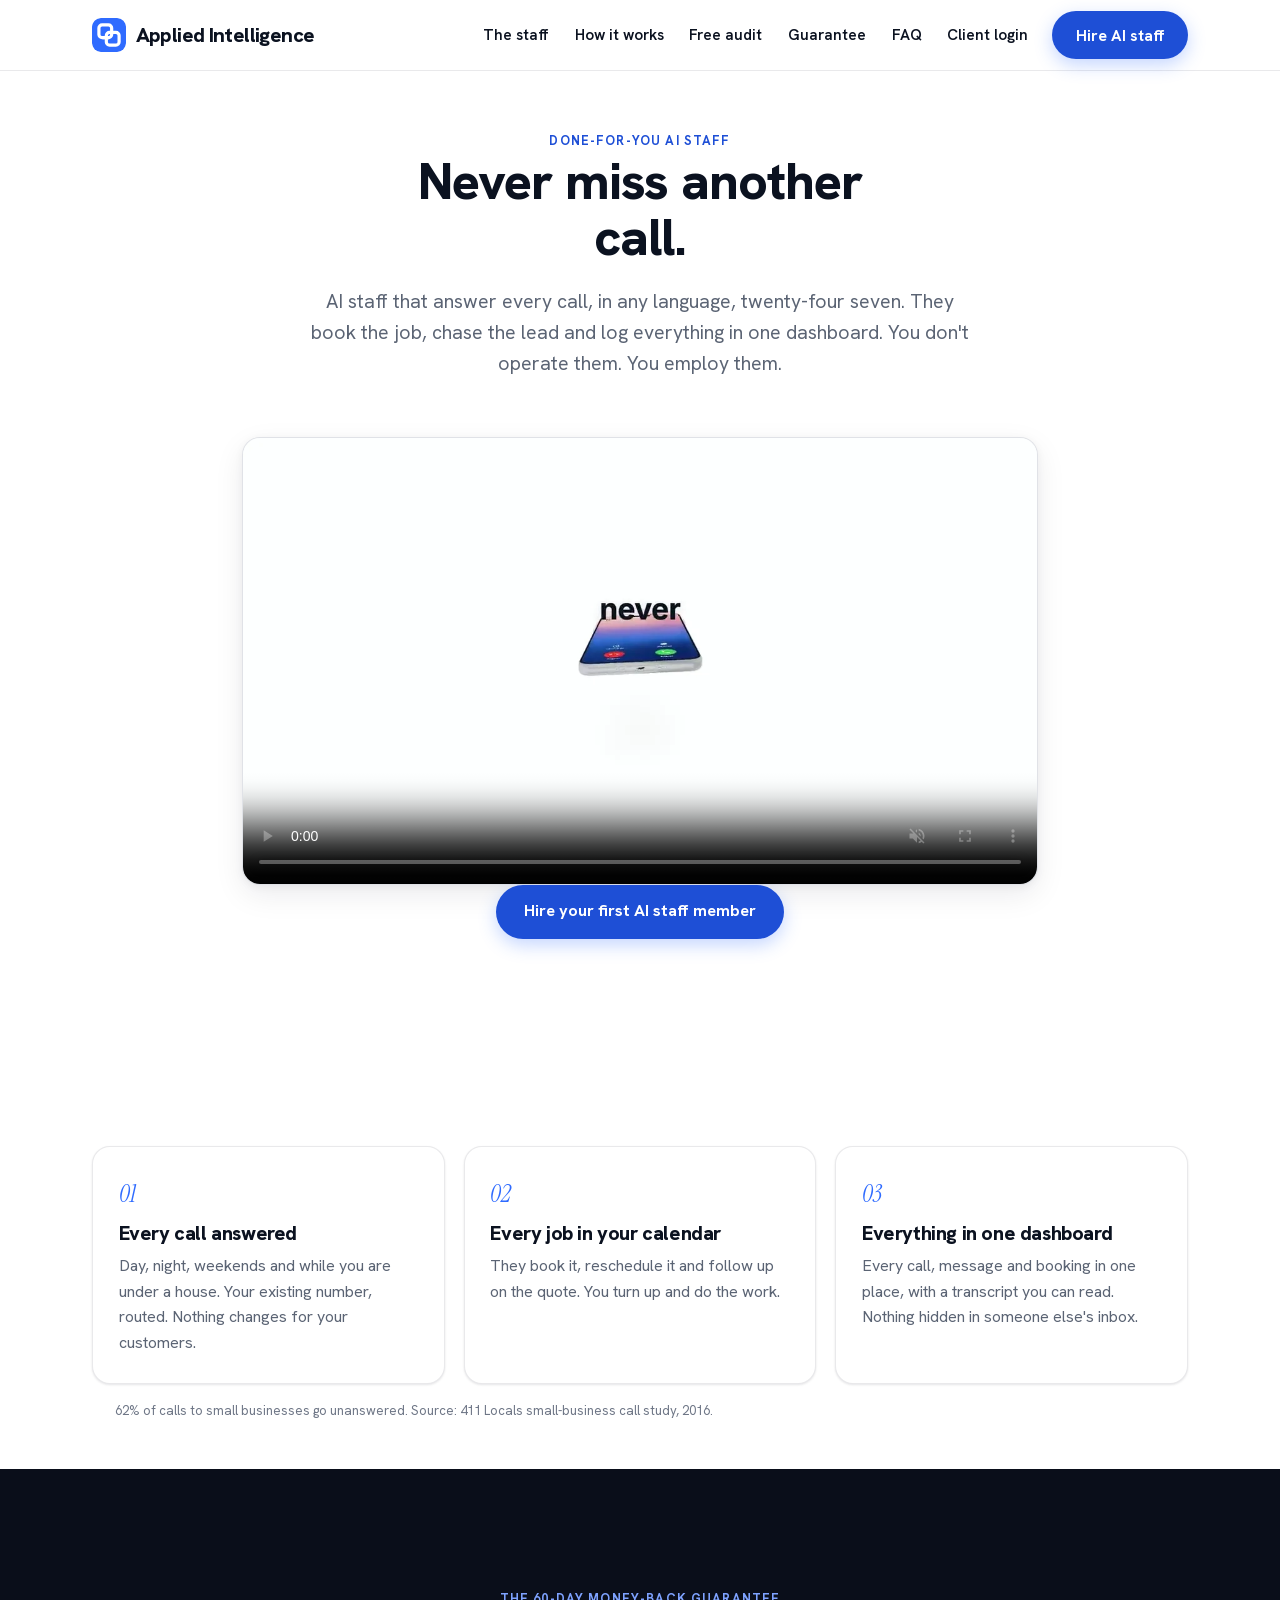
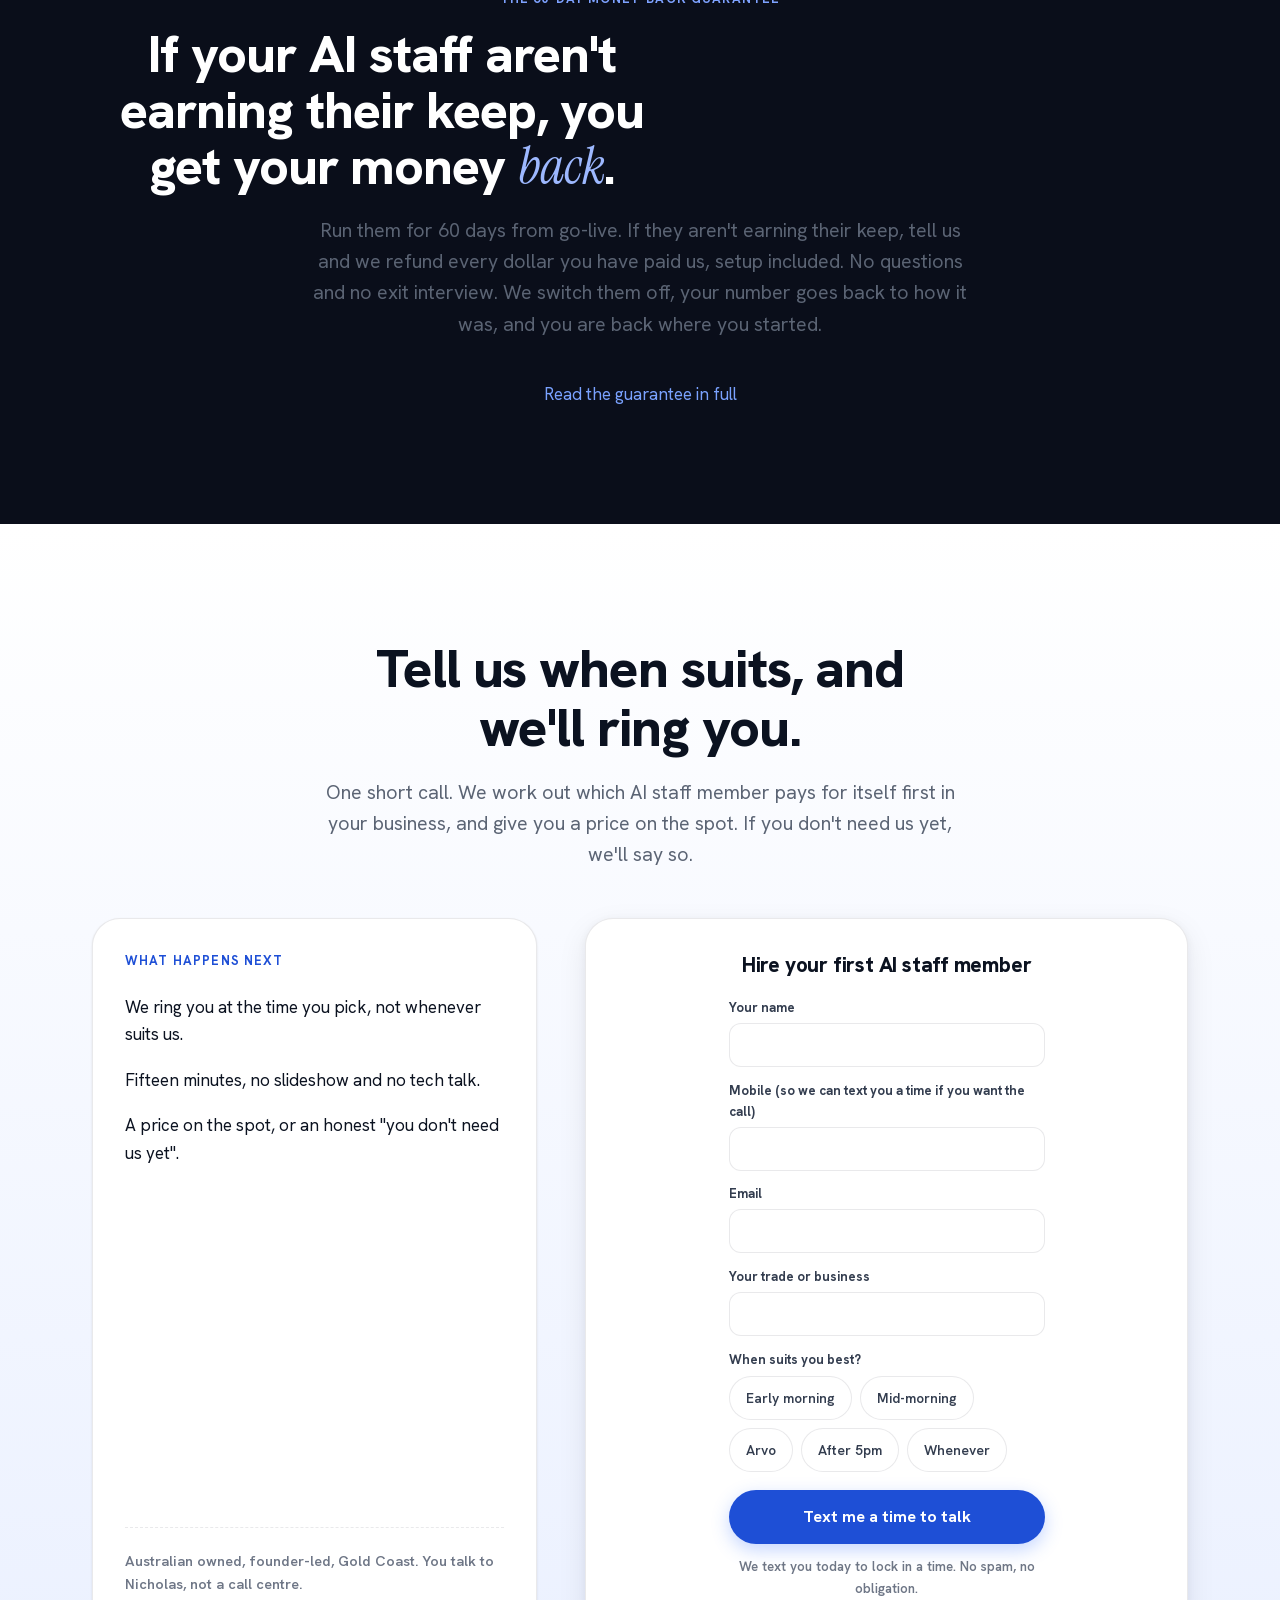
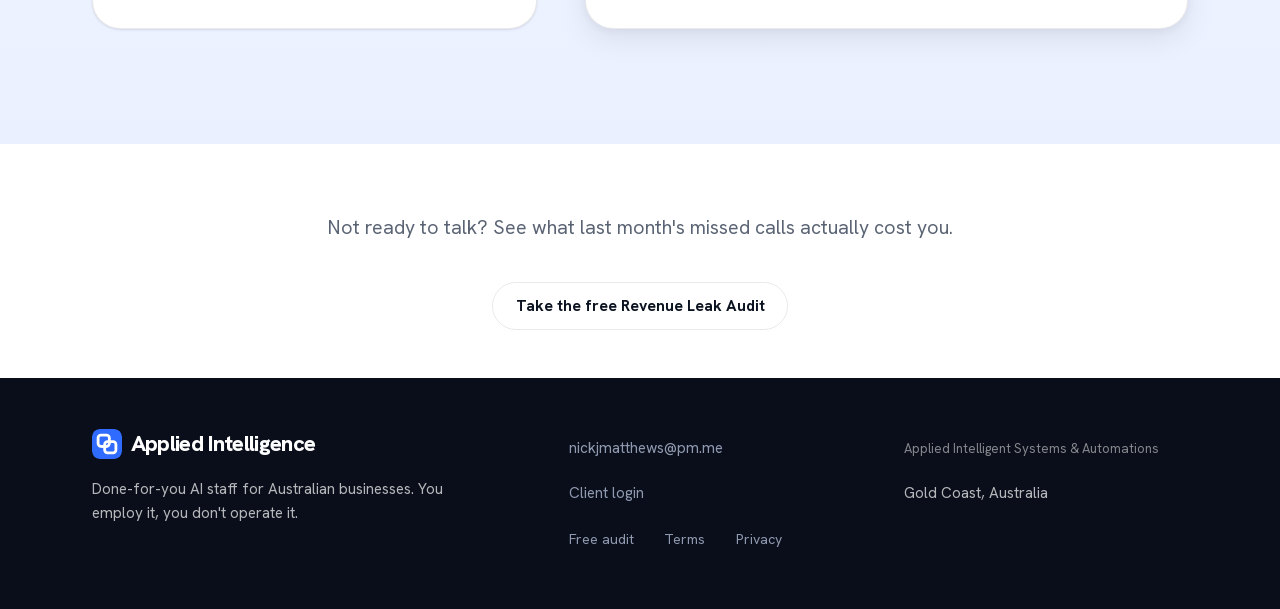
<file: hire.html>
<!DOCTYPE html>
<html lang="en-AU">
<head>
  <meta charset="UTF-8" />
  <meta name="viewport" content="width=device-width, initial-scale=1.0, viewport-fit=cover" />
  <title>Hire your first AI staff member | Applied Intelligence</title>
  <meta name="description" content="Hire AI staff that answer every call, day or night, and book the job. Australian, done-for-you, with a 60-day money-back guarantee." />
  <meta name="theme-color" content="#ffffff" />
  <link rel="icon" href="assets/logo/favicon.svg" type="image/svg+xml" />
  <link rel="apple-touch-icon" href="assets/logo/favicon.svg" />
  <link rel="canonical" href="https://appliedintelligence.biz/hire" />

  <!-- Open Graph (URLs point at the production domain; harmless on the Pages preview) -->
  <meta property="og:site_name" content="Applied Intelligence" />
  <meta property="og:locale" content="en_AU" />
  <meta property="og:title" content="Hire your first AI staff member | Applied Intelligence" />
  <meta property="og:description" content="Hire AI staff that answer every call, day or night, and book the job. Australian, done-for-you, with a 60-day money-back guarantee." />
  <meta property="og:type" content="website" />
  <meta property="og:url" content="https://appliedintelligence.biz/hire" />
  <meta property="og:image" content="https://appliedintelligence.biz/assets/video/hero-poster.jpg" />
  <meta property="og:image:width" content="1920" />
  <meta property="og:image:height" content="1080" />
  <meta property="og:image:alt" content="Applied Intelligence: The Never Miss System" />
  <meta name="twitter:card" content="summary_large_image" />
  <meta name="twitter:title" content="Hire your first AI staff member | Applied Intelligence" />
  <meta name="twitter:description" content="Hire AI staff that answer every call, day or night, and book the job. Australian, done-for-you, with a 60-day money-back guarantee." />
  <meta name="twitter:image" content="https://appliedintelligence.biz/assets/video/hero-poster.jpg" />

  <!-- Fonts: self-hosted, latin subset, OFL (see assets/fonts/OFL.txt).
       Preload the two faces that paint above the fold: the Hanken variable file
       (the h1 is weight 800) and the Instrument Serif italic accent word. -->
  <link rel="preload" href="assets/fonts/hanken-grotesk-latin-var.woff2" as="font" type="font/woff2" crossorigin />
  <link rel="preload" href="assets/fonts/instrument-serif-italic-latin.woff2" as="font" type="font/woff2" crossorigin />

  <link rel="stylesheet" href="styles.css?v=20260920a" />

  <!-- Organisation + site identity. Kept static so it is in the HTML source
       for crawlers that do not run JS. The FAQPage block is injected by
       script.js from the same data the visible FAQ renders. -->
  <!-- Meta Pixel. One shared loader (meta-pixel.js), deferred like every other
       script on this site so it never blocks paint. It returns without loading
       anything at all if the browser sends Do Not Track or Global Privacy
       Control. Disclosed in full in privacy.html section 04. -->
  <script defer src="meta-pixel.js?v=20260920a"></script>
</head>
<body data-page="hire">
  <a href="#top" class="skip-link">Skip to main content</a>

  <!-- ============ NAV ============ -->
  <header class="nav nav--solid" id="nav">
    <div class="nav__inner">
      <a class="nav__brand" href="#top" aria-label="Applied Intelligence"><img class="brand-mark" src="assets/logo/favicon.svg" alt="" width="34" height="34" /><span class="brand-word" data-bind="brand.name">Applied Intelligence</span><span class="brand-short" data-bind="brand.short" aria-hidden="true">AISA</span></a>
      <nav class="nav__links" aria-label="Primary">
        <a href="index.html#staff">The staff</a>
        <a href="index.html#how">How it works</a>
        <a href="audit.html">Free audit</a>
        <a href="guarantee">Guarantee</a>
        <a href="index.html#faq">FAQ</a>
        <a href="https://donny.appliedintelligence.biz/login">Client login</a>
      </nav>
      <a class="btn btn--primary nav__cta" href="#book">Hire AI staff</a>
    </div>
  </header>

  <!-- tabindex="-1" so the skip link can actually move focus here (WCAG 2.4.1) -->
    <main id="top" tabindex="-1">

    <!-- ============ HERO — the ad's closing line, verbatim ============ -->
    <section class="section hire-hero">
      <div class="wrap center">
        <span class="eyebrow">Done-for-you AI staff</span>
        <h1 class="section__title center hire-hero__title" id="hire-headline">Never miss another call.</h1>
        <!-- MESSAGE MATCH. The headline and the video must be the ones the visitor
             just watched, or the page reads as a different product. Inline and
             synchronous ON PURPOSE: in PAGE_INIT (deferred) this would paint ad 1's
             headline first and visibly swap it, which is worse than no match at all.
             An unknown or absent campaign changes nothing. -->
        <script>
          (function () {
            try {
              var c = new URLSearchParams(location.search).get("utm_campaign") || "";
              if (c.toLowerCase().indexOf("clock-off") === -1) return;
              document.getElementById("hire-headline").textContent = "You clock off. Your phone doesn't.";
              document.documentElement.setAttribute("data-ad", "clock-off");
            } catch (e) { /* attribution is optional: keep ad 1's headline */ }
          })();
        </script>
        <p class="section__lead center">AI staff that answer every call, in any language, twenty-four seven. They book the job, chase the lead and log everything in one dashboard. You don't operate them. You employ them.</p>
      </div>

      <!-- ============ THE AD ============ -->
      <div class="wrap hire-video reveal">
        <video class="hire-video__el" id="hire-ad"
               poster="assets/video/ad-never-miss-poster.webp"
               muted loop playsinline controls preload="none"
               aria-label="Applied Intelligence ad: never miss another call">
          <track kind="captions" src="assets/video/ad-never-miss.vtt" srclang="en-AU" label="English" default />
        </video>
      </div>

      <div class="wrap center">
        <a class="btn btn--primary btn--lg" href="#book">Hire your first AI staff member</a>
      </div>
    </section>

    <!-- ============ THREE PROOF ROWS — the ad's own checklist ============ -->
    <section class="section section--tight">
      <div class="wrap">
        <div class="steps steps--3">
          <div class="step reveal">
            <div class="step__n">01</div>
            <h2 class="step__title">Every call answered</h2>
            <div class="step__text">Day, night, weekends and while you are under a house. Your existing number, routed. Nothing changes for your customers.</div>
          </div>
          <div class="step reveal" data-delay="1">
            <div class="step__n">02</div>
            <h2 class="step__title">Every job in your calendar</h2>
            <div class="step__text">They book it, reschedule it and follow up on the quote. You turn up and do the work.</div>
          </div>
          <div class="step reveal" data-delay="2">
            <div class="step__n">03</div>
            <h2 class="step__title">Everything in one dashboard</h2>
            <div class="step__text">Every call, message and booking in one place, with a transcript you can read. Nothing hidden in someone else's inbox.</div>
          </div>
        </div>
        <p class="stat-note center">62% of calls to small businesses go unanswered. Source: 411 Locals small-business call study, 2016.</p>
      </div>
    </section>

    <!-- ============ GUARANTEE (short form, links to the full terms) ============ -->
    <section class="section guarantee guarantee--dark">
      <div class="wrap center">
        <span class="kicker">The 60-Day Money-Back Guarantee</span>
        <h2 class="section__title center">If your AI staff aren't earning their keep, you get your money <em class="ital">back</em>.</h2>
        <p class="section__lead center">Run them for 60 days from go-live. If they aren't earning their keep, tell us and we refund every dollar you have paid us, setup included. No questions and no exit interview. We switch them off, your number goes back to how it was, and you are back where you started.</p>
        <p class="guarantee__link center"><a href="guarantee">Read the guarantee in full</a></p>
      </div>
    </section>

    <!-- ============ THE ONE ACTION ============ -->
    <section class="section final-cta" id="book">
      <div class="wrap center">
        <h2 class="final-cta__title">Tell us when suits, and we'll ring you.</h2>
        <p class="section__lead center">One short call. We work out which AI staff member pays for itself first in your business, and give you a price on the spot. If you don't need us yet, we'll say so.</p>
      </div>
      <div class="wrap booking reveal">
        <div class="booking__info">
          <span class="booking__label">What happens next</span>
          <ul class="booking__points">
            <li>We ring you at the time you pick, not whenever suits us.</li>
            <li>Fifteen minutes, no slideshow and no tech talk.</li>
            <li>A price on the spot, or an honest "you don't need us yet".</li>
          </ul>
          <p class="booking__note">Australian owned, founder-led, Gold Coast. You talk to Nicholas, not a call centre.</p>
        </div>
        <!-- renderBooking() in script.js mounts the enquiry form here. It runs from
             boot() on every page and no-ops when this element is absent, so there is
             no init call to add. Posts to /api/public/contact. -->
        <div class="booking__cal" data-booking-cal></div>
      </div>
    </section>

    <!-- ============ SECONDARY — below the fold only ============ -->
    <section class="section section--tight">
      <div class="wrap center">
        <p class="section__lead center">Not ready to talk? See what last month's missed calls actually cost you.</p>
        <p class="center-cta"><a class="btn btn--ghost" href="audit.html">Take the free Revenue Leak Audit</a></p>
      </div>
    </section>

  </main>

  <footer class="footer">
    <div class="wrap footer__inner">
      <div>
        <span class="footer__brand"><img class="brand-mark" src="assets/logo/favicon.svg" alt="" width="30" height="30" /><span class="brand-word" data-bind="brand.name">Applied Intelligence</span></span>
        <p class="footer__blurb" data-bind="footer.blurb"></p>
      </div>
      <div class="footer__meta">
        <span class="footer__legal" data-bind="brand.fullName"></span>
        <span data-bind="brand.location"></span>
        <a data-footer-email href="mailto:nickjmatthews@pm.me"></a>
        <a href="https://donny.appliedintelligence.biz/login">Client login</a>
        <!-- mirrors content.js footer.legal; static like the rest of the footer chrome.
             "Free audit" rides in this row rather than as a sibling of "Client
             login": the desktop footer grid pins `.footer__meta > a` to one
             explicit cell (2 / 2), so a second bare <a> would stack on top of
             the login link. .footer__links is a plain flex row, so it just
             flows, and this is the mobile-reachable placement (nav links are
             display:none <= 960px). -->
        <div class="footer__links">
          <a href="audit.html">Free audit</a>
          <a href="terms.html">Terms</a>
          <a href="privacy.html">Privacy</a>
        </div>
      </div>
    </div>
  </footer>

  <!-- libs (vendored, local). GSAP and ScrollTrigger are deliberately NOT loaded
       here, the same call audit.html makes: the only real ScrollTrigger on the
       site is wireBookItself(), whose mount does not exist on this page, and
       wireScroll() falls back to its own rAF loop when gsap is undefined. That
       is ~90KB of JS a landing page does not need. -->
  <script defer src="vendor/lenis.min.js"></script>

  <!-- Page module. script.js calls window.PAGE_INIT after its shared render pass
       and before wiring, so anything built here is still picked up by
       wireReveals(). Defined in a synchronous script so it exists before the
       deferred script.js runs. -->
  <script>
    window.PAGE_INIT = function (ctx) {
      var v = document.getElementById("hire-ad");
      if (!v) return;

      // Message match, part two: the visitor watches the ad they clicked.
      if (document.documentElement.getAttribute("data-ad") === "clock-off") {
        v.poster = "assets/video/ad-clock-off-poster.webp";
        v.setAttribute("aria-label", "Applied Intelligence ad: you clock off, your phone doesn't");
        var tr = v.querySelector("track");
        if (tr) tr.src = "assets/video/ad-clock-off.vtt";
      }
      var file = document.documentElement.getAttribute("data-ad") === "clock-off"
        ? "assets/video/ad-clock-off.mp4" : "assets/video/ad-never-miss.mp4";

      // Lazy, exactly as wireHeroVideo does for the homepage: never fetch 2MB on
      // a metered connection or for someone who asked for less motion. They keep
      // the poster and the controls, and can still press play themselves.
      var load = function (autoplay) {
        if (v.src) return;
        v.src = file;
        v.load();
        if (autoplay) v.play().catch(function () { /* blocked: poster + controls remain */ });
      };
      v.addEventListener("click", function () { load(false); }, { once: true });

      var saveData = navigator.connection && navigator.connection.saveData;
      if (ctx.REDUCED || saveData) return;   // poster only until they ask for it

      if (!("IntersectionObserver" in window)) { load(true); return; }
      var io = new IntersectionObserver(function (entries) {
        entries.forEach(function (e) {
          if (!e.isIntersecting) return;
          io.disconnect();
          var go = function () { load(true); };
          if (window.requestIdleCallback) requestIdleCallback(go, { timeout: 3000 });
          else setTimeout(go, 1200);
        });
      }, { rootMargin: "200px" });
      io.observe(v);
    };
  </script>

  <!-- data + app -->
  <script defer src="content.js?v=20260920a"></script>
  <script defer src="script.js?v=20260920a"></script>
</body>
</html>
</file>
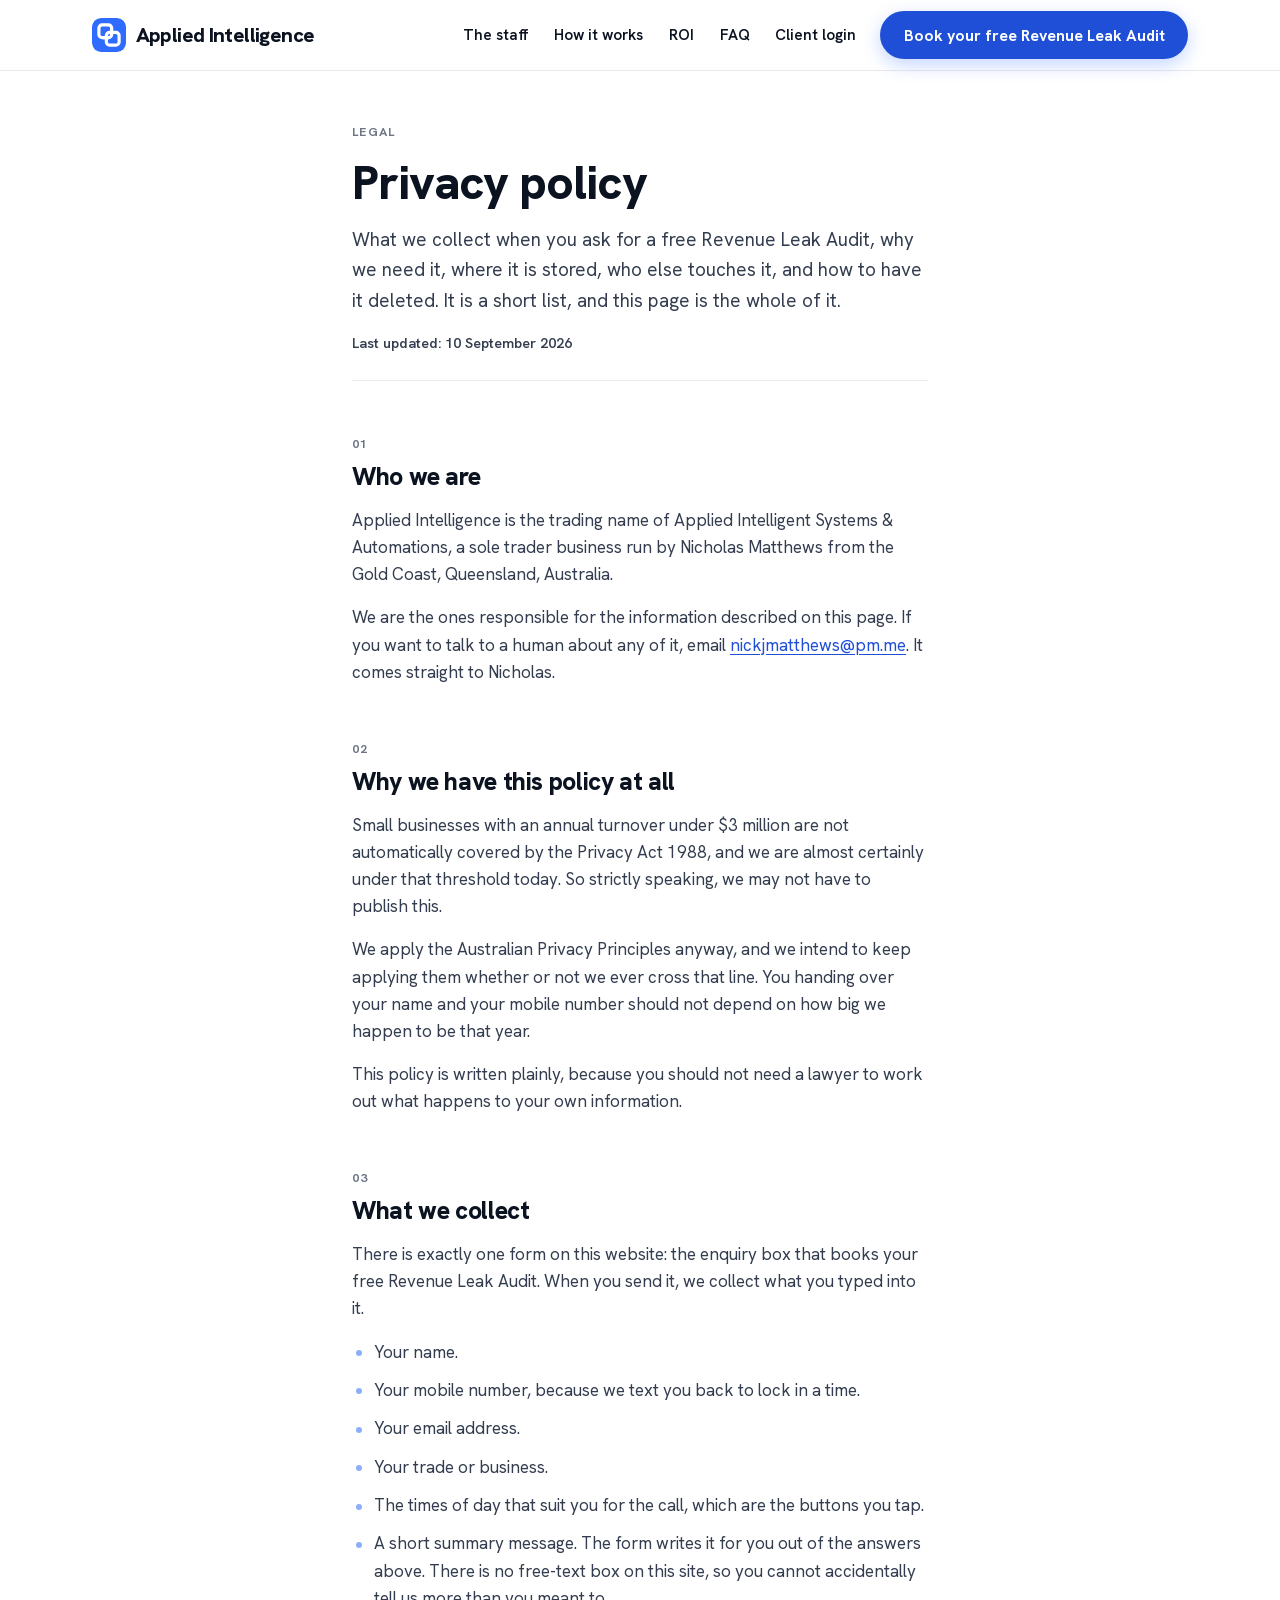
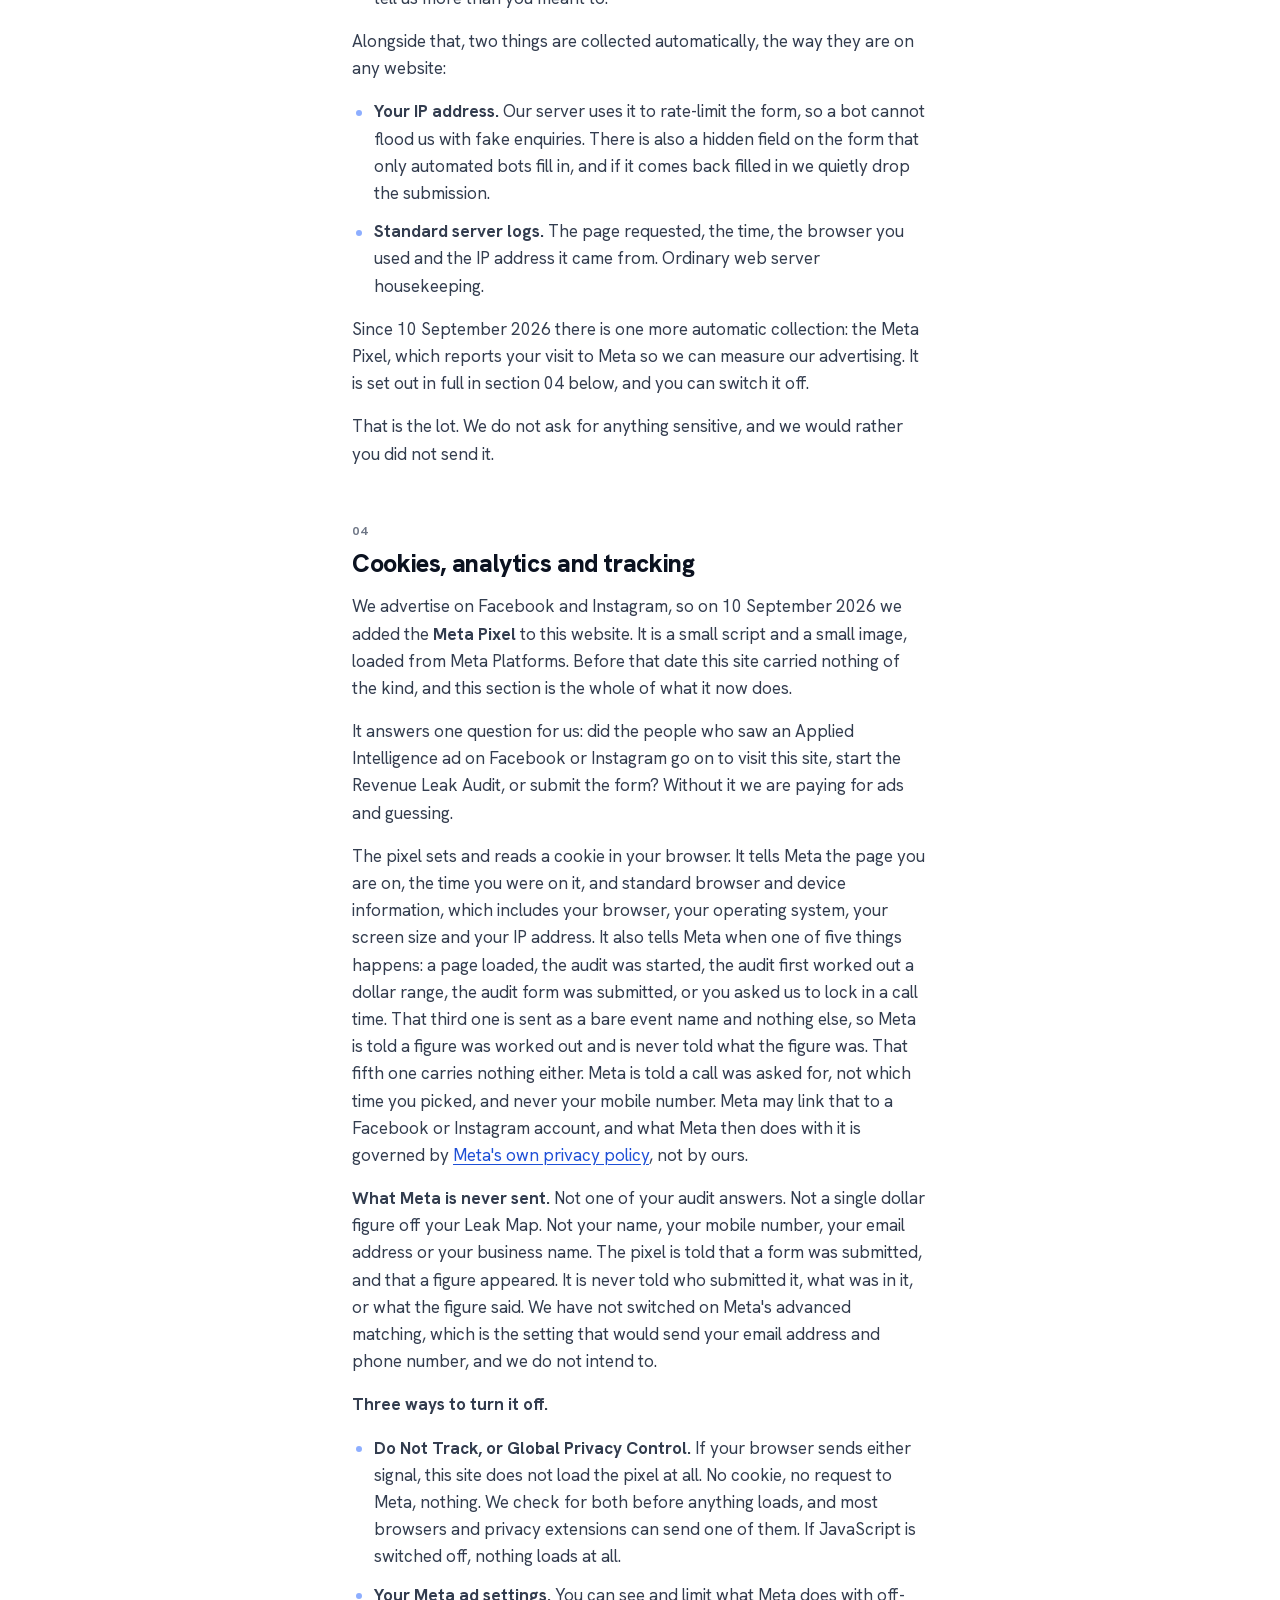
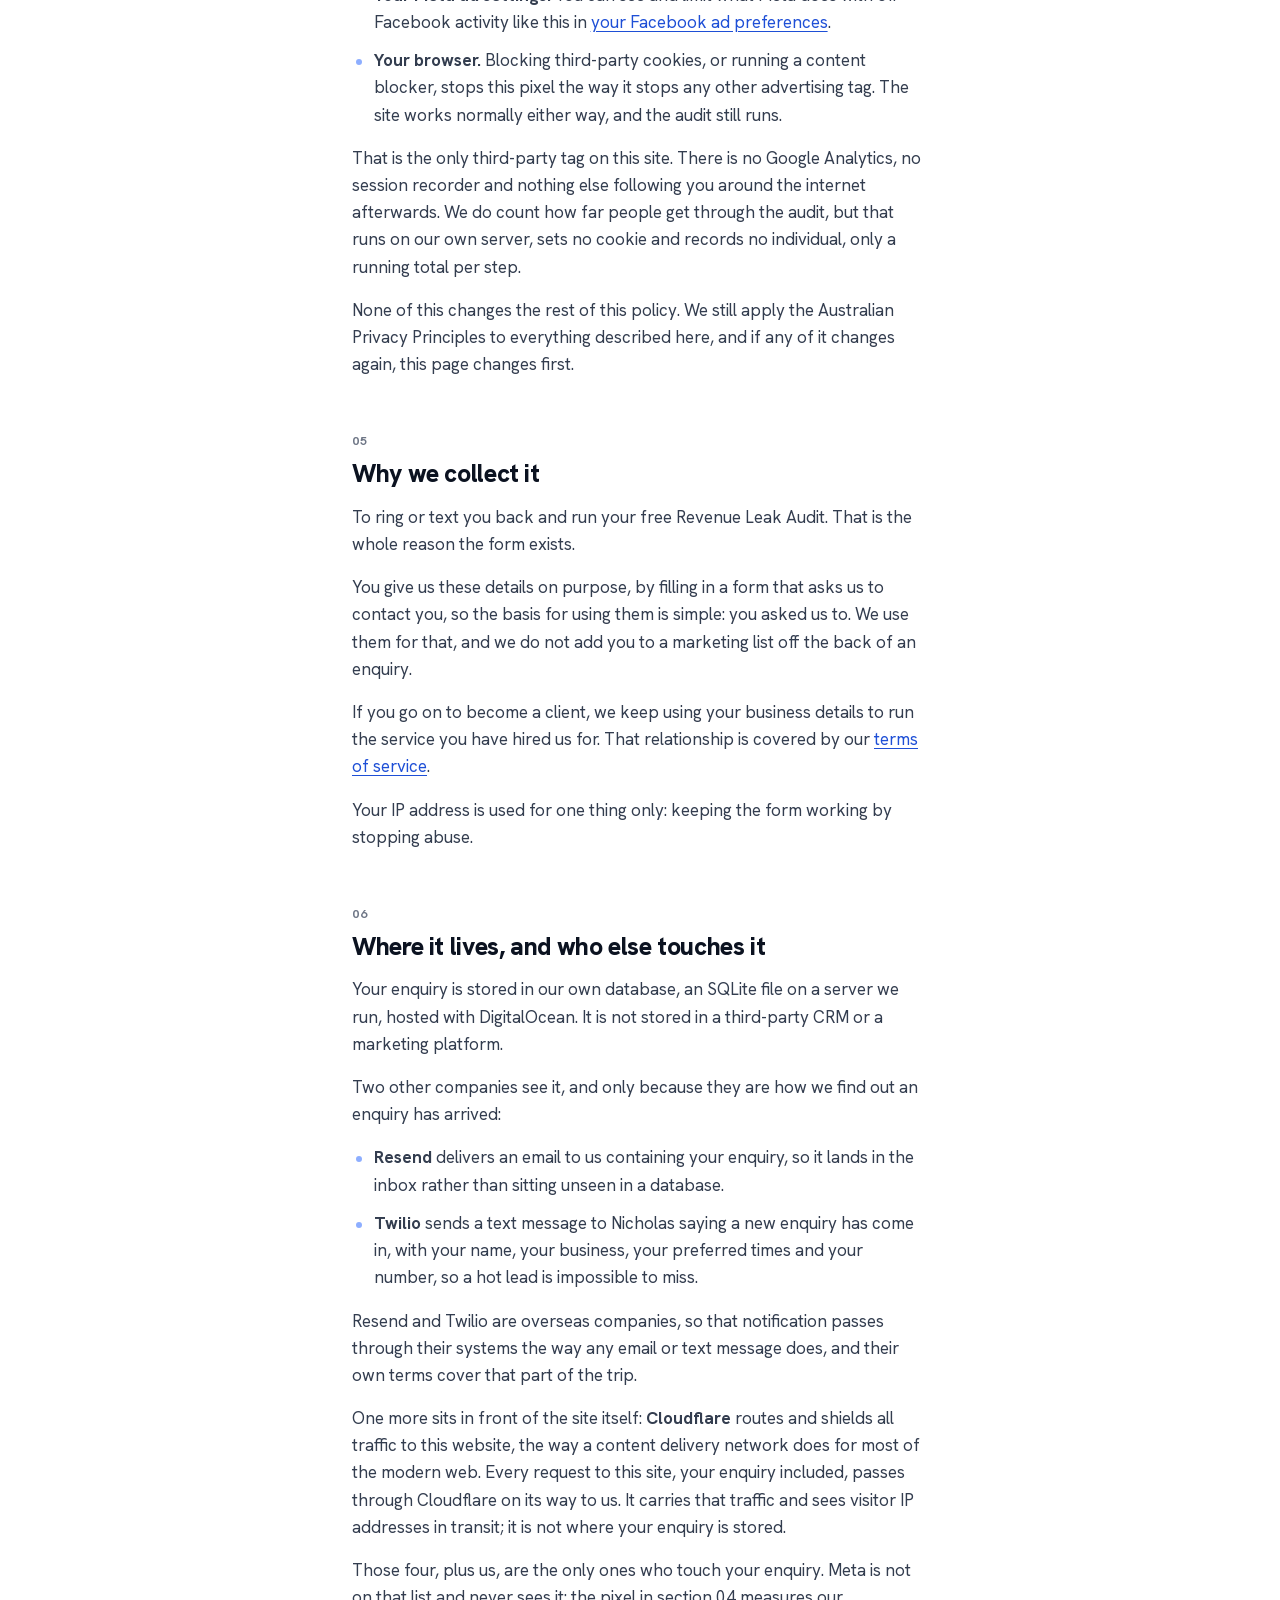
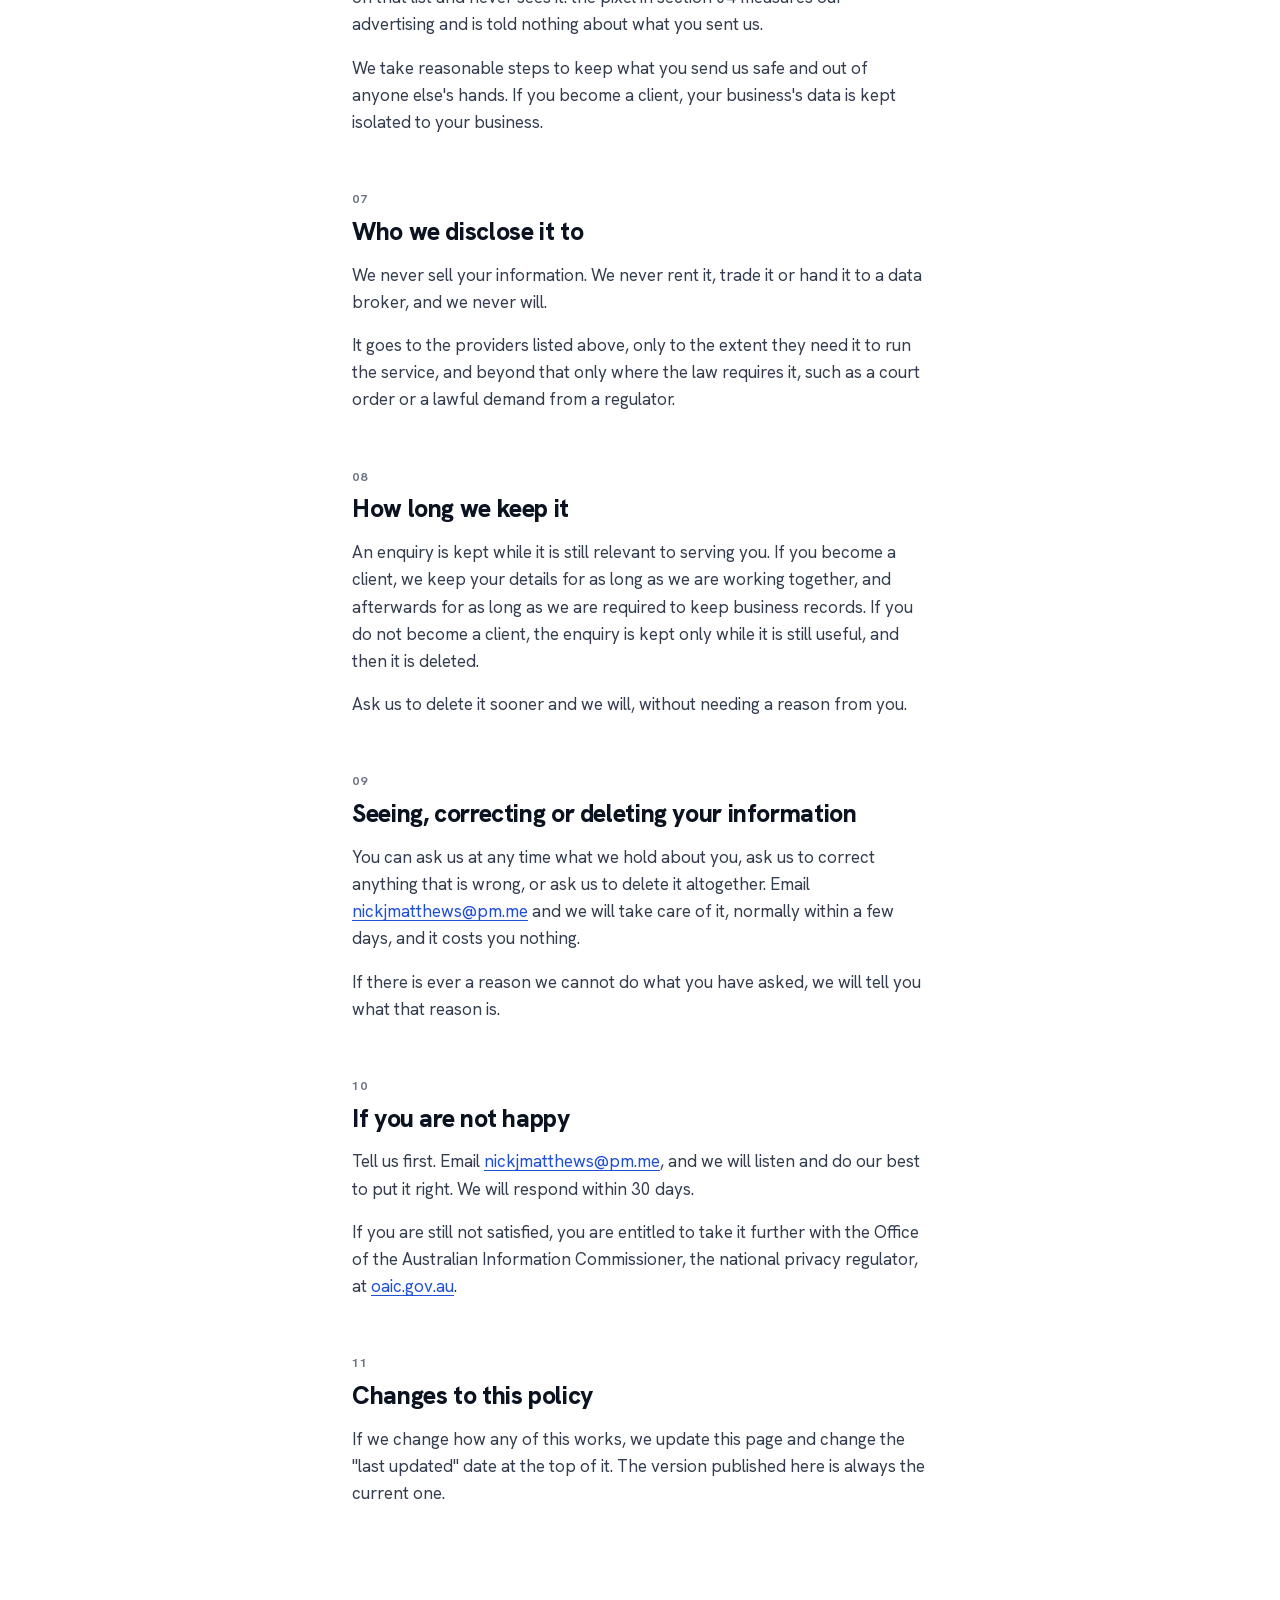
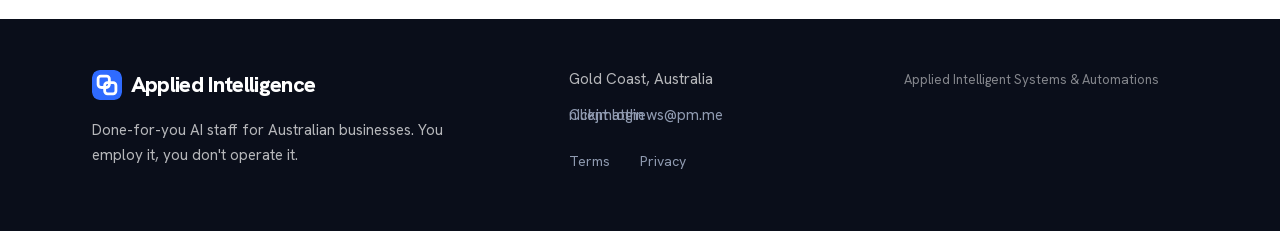
<file: privacy.html>
<!DOCTYPE html>
<html lang="en-AU">
<head>
  <meta charset="UTF-8" />
  <meta name="viewport" content="width=device-width, initial-scale=1.0, viewport-fit=cover" />
  <title>Privacy policy | Applied Intelligence</title>
  <meta name="description" content="Exactly what Applied Intelligence collects when you ask for a free Revenue Leak Audit, why we need it, where it is stored, who else touches it, and how to have it deleted. Plus what the Meta Pixel on this site does, and the three ways to switch it off." />
  <meta name="theme-color" content="#ffffff" />
  <link rel="icon" href="assets/logo/favicon.svg" type="image/svg+xml" />
  <link rel="apple-touch-icon" href="assets/logo/favicon.svg" />
  <link rel="canonical" href="https://appliedintelligence.biz/privacy.html" />

  <!-- Open Graph (URLs point at the production domain; harmless on the Pages preview) -->
  <meta property="og:site_name" content="Applied Intelligence" />
  <meta property="og:locale" content="en_AU" />
  <meta property="og:title" content="Privacy policy | Applied Intelligence" />
  <meta property="og:description" content="What we collect, why we need it, where it is stored and how to have it deleted. Plus what the Meta Pixel does, and how to switch it off." />
  <meta property="og:type" content="article" />
  <meta property="og:url" content="https://appliedintelligence.biz/privacy.html" />
  <meta property="og:image" content="https://appliedintelligence.biz/assets/og/legal-og.jpg" />
  <meta property="og:image:width" content="1200" />
  <meta property="og:image:height" content="630" />
  <meta property="og:image:alt" content="Applied Intelligence: Privacy policy." />
  <meta name="twitter:card" content="summary_large_image" />
  <meta name="twitter:title" content="Privacy policy | Applied Intelligence" />
  <meta name="twitter:description" content="What we collect, why we need it, where it is stored and how to have it deleted. Plus what the Meta Pixel does, and how to switch it off." />
  <meta name="twitter:image" content="https://appliedintelligence.biz/assets/og/legal-og.jpg" />

  <!-- Fonts: self-hosted, latin subset, OFL (see assets/fonts/OFL.txt).
       Same rule as index.html: preload only the faces that paint above the
       fold. This page is set entirely in the Hanken variable file, so the
       Instrument Serif cuts are deliberately not preloaded here. -->
  <link rel="preload" href="assets/fonts/hanken-grotesk-latin-var.woff2" as="font" type="font/woff2" crossorigin />

  <link rel="stylesheet" href="styles.css?v=20260920a" />

  <!-- This page, plus the trail back to home. Static and deliberately thin:
       the only script on it is the shared Meta Pixel loader, so everything
       here is in the source.
       No Review or AggregateRating anywhere on this site. -->
  <script type="application/ld+json">
  [
    {
      "@context": "https://schema.org",
      "@type": "WebPage",
      "name": "Privacy policy",
      "url": "https://appliedintelligence.biz/privacy.html",
      "description": "Exactly what Applied Intelligence collects when you ask for a free Revenue Leak Audit, why we need it, where it is stored, who else touches it, and how to have it deleted. Plus what the Meta Pixel on this site does, and the three ways to switch it off.",
      "inLanguage": "en-AU",
      "isPartOf": {
        "@type": "WebSite",
        "name": "Applied Intelligence",
        "url": "https://appliedintelligence.biz/"
      },
      "publisher": {
        "@type": "Organization",
        "name": "Applied Intelligence",
        "url": "https://appliedintelligence.biz/"
      }
    },
    {
      "@context": "https://schema.org",
      "@type": "BreadcrumbList",
      "itemListElement": [
        { "@type": "ListItem", "position": 1, "name": "Home", "item": "https://appliedintelligence.biz/" },
        { "@type": "ListItem", "position": 2, "name": "Privacy policy", "item": "https://appliedintelligence.biz/privacy.html" }
      ]
    }
  ]
  </script>
</head>
<body data-page="privacy">
  <a href="#top" class="skip-link">Skip to main content</a>

  <!-- ============ NAV (solid: no dark hero behind it on sub-pages) ============ -->
  <header class="nav nav--solid" id="nav">
    <div class="nav__inner">
      <a class="nav__brand" href="index.html" aria-label="Applied Intelligence"><img class="brand-mark" src="assets/logo/favicon.svg" alt="" width="34" height="34" /><span class="brand-word">Applied Intelligence</span><span class="brand-short" aria-hidden="true">AISA</span></a>
      <nav class="nav__links" aria-label="Primary">
        <a href="index.html#staff">The staff</a>
        <a href="index.html#how">How it works</a>
        <a href="index.html#roi">ROI</a>
        <a href="index.html#faq">FAQ</a>
        <a href="https://donny.appliedintelligence.biz/login">Client login</a>
      </nav>
      <a class="btn btn--primary nav__cta" href="index.html#book">Book your free Revenue Leak Audit</a>
    </div>
  </header>

  <!-- tabindex="-1" so the skip link can actually move focus here (WCAG 2.4.1) -->
  <main class="legal" id="top" tabindex="-1">
    <article class="wrap legal-doc">

      <header class="legal-doc__head">
        <span class="legal-doc__kicker">Legal</span>
        <h1>Privacy policy</h1>
        <p class="legal-doc__lead">What we collect when you ask for a free Revenue Leak Audit, why we need it, where it is stored, who else touches it, and how to have it deleted. It is a short list, and this page is the whole of it.</p>
        <p class="legal-doc__updated">Last updated: 10 September 2026</p>
      </header>

      <section class="legal-doc__section">
        <span class="legal-doc__kicker">01</span>
        <h2>Who we are</h2>
        <p>Applied Intelligence is the trading name of Applied Intelligent Systems &amp; Automations, a sole trader business run by Nicholas Matthews from the Gold Coast, Queensland, Australia.</p>
        <p>We are the ones responsible for the information described on this page. If you want to talk to a human about any of it, email <a href="mailto:nickjmatthews@pm.me">nickjmatthews@pm.me</a>. It comes straight to Nicholas.</p>
      </section>

      <section class="legal-doc__section">
        <span class="legal-doc__kicker">02</span>
        <h2>Why we have this policy at all</h2>
        <p>Small businesses with an annual turnover under $3 million are not automatically covered by the Privacy Act 1988, and we are almost certainly under that threshold today. So strictly speaking, we may not have to publish this.</p>
        <p>We apply the Australian Privacy Principles anyway, and we intend to keep applying them whether or not we ever cross that line. You handing over your name and your mobile number should not depend on how big we happen to be that year.</p>
        <p>This policy is written plainly, because you should not need a lawyer to work out what happens to your own information.</p>
      </section>

      <section class="legal-doc__section">
        <span class="legal-doc__kicker">03</span>
        <h2>What we collect</h2>
        <p>There is exactly one form on this website: the enquiry box that books your free Revenue Leak Audit. When you send it, we collect what you typed into it.</p>
        <ul>
          <li>Your name.</li>
          <li>Your mobile number, because we text you back to lock in a time.</li>
          <li>Your email address.</li>
          <li>Your trade or business.</li>
          <li>The times of day that suit you for the call, which are the buttons you tap.</li>
          <li>A short summary message. The form writes it for you out of the answers above. There is no free-text box on this site, so you cannot accidentally tell us more than you meant to.</li>
        </ul>
        <p>Alongside that, two things are collected automatically, the way they are on any website:</p>
        <ul>
          <li><strong>Your IP address.</strong> Our server uses it to rate-limit the form, so a bot cannot flood us with fake enquiries. There is also a hidden field on the form that only automated bots fill in, and if it comes back filled in we quietly drop the submission.</li>
          <li><strong>Standard server logs.</strong> The page requested, the time, the browser you used and the IP address it came from. Ordinary web server housekeeping.</li>
        </ul>
        <p>Since 10 September 2026 there is one more automatic collection: the Meta Pixel, which reports your visit to Meta so we can measure our advertising. It is set out in full in section 04 below, and you can switch it off.</p>
        <p>That is the lot. We do not ask for anything sensitive, and we would rather you did not send it.</p>
      </section>

      <section class="legal-doc__section">
        <span class="legal-doc__kicker">04</span>
        <h2>Cookies, analytics and tracking</h2>
        <p>We advertise on Facebook and Instagram, so on 10 September 2026 we added the <strong>Meta Pixel</strong> to this website. It is a small script and a small image, loaded from Meta Platforms. Before that date this site carried nothing of the kind, and this section is the whole of what it now does.</p>
        <p>It answers one question for us: did the people who saw an Applied Intelligence ad on Facebook or Instagram go on to visit this site, start the Revenue Leak Audit, or submit the form? Without it we are paying for ads and guessing.</p>
        <p>The pixel sets and reads a cookie in your browser. It tells Meta the page you are on, the time you were on it, and standard browser and device information, which includes your browser, your operating system, your screen size and your IP address. It also tells Meta when one of five things happens: a page loaded, the audit was started, the audit first worked out a dollar range, the audit form was submitted, or you asked us to lock in a call time. That third one is sent as a bare event name and nothing else, so Meta is told a figure was worked out and is never told what the figure was. That fifth one carries nothing either. Meta is told a call was asked for, not which time you picked, and never your mobile number. Meta may link that to a Facebook or Instagram account, and what Meta then does with it is governed by <a href="https://www.facebook.com/privacy/policy/" target="_blank" rel="noopener">Meta's own privacy policy</a>, not by ours.</p>
        <p><strong>What Meta is never sent.</strong> Not one of your audit answers. Not a single dollar figure off your Leak Map. Not your name, your mobile number, your email address or your business name. The pixel is told that a form was submitted, and that a figure appeared. It is never told who submitted it, what was in it, or what the figure said. We have not switched on Meta's advanced matching, which is the setting that would send your email address and phone number, and we do not intend to.</p>
        <p><strong>Three ways to turn it off.</strong></p>
        <ul>
          <li><strong>Do Not Track, or Global Privacy Control.</strong> If your browser sends either signal, this site does not load the pixel at all. No cookie, no request to Meta, nothing. We check for both before anything loads, and most browsers and privacy extensions can send one of them. If JavaScript is switched off, nothing loads at all.</li>
          <li><strong>Your Meta ad settings.</strong> You can see and limit what Meta does with off-Facebook activity like this in <a href="https://www.facebook.com/adpreferences" target="_blank" rel="noopener">your Facebook ad preferences</a>.</li>
          <li><strong>Your browser.</strong> Blocking third-party cookies, or running a content blocker, stops this pixel the way it stops any other advertising tag. The site works normally either way, and the audit still runs.</li>
        </ul>
        <p>That is the only third-party tag on this site. There is no Google Analytics, no session recorder and nothing else following you around the internet afterwards. We do count how far people get through the audit, but that runs on our own server, sets no cookie and records no individual, only a running total per step.</p>
        <p>None of this changes the rest of this policy. We still apply the Australian Privacy Principles to everything described here, and if any of it changes again, this page changes first.</p>
      </section>

      <section class="legal-doc__section">
        <span class="legal-doc__kicker">05</span>
        <h2>Why we collect it</h2>
        <p>To ring or text you back and run your free Revenue Leak Audit. That is the whole reason the form exists.</p>
        <p>You give us these details on purpose, by filling in a form that asks us to contact you, so the basis for using them is simple: you asked us to. We use them for that, and we do not add you to a marketing list off the back of an enquiry.</p>
        <p>If you go on to become a client, we keep using your business details to run the service you have hired us for. That relationship is covered by our <a href="terms.html">terms of service</a>.</p>
        <p>Your IP address is used for one thing only: keeping the form working by stopping abuse.</p>
      </section>

      <section class="legal-doc__section">
        <span class="legal-doc__kicker">06</span>
        <h2>Where it lives, and who else touches it</h2>
        <p>Your enquiry is stored in our own database, an SQLite file on a server we run, hosted with DigitalOcean. It is not stored in a third-party CRM or a marketing platform.</p>
        <p>Two other companies see it, and only because they are how we find out an enquiry has arrived:</p>
        <ul>
          <li><strong>Resend</strong> delivers an email to us containing your enquiry, so it lands in the inbox rather than sitting unseen in a database.</li>
          <li><strong>Twilio</strong> sends a text message to Nicholas saying a new enquiry has come in, with your name, your business, your preferred times and your number, so a hot lead is impossible to miss.</li>
        </ul>
        <p>Resend and Twilio are overseas companies, so that notification passes through their systems the way any email or text message does, and their own terms cover that part of the trip.</p>
        <p>One more sits in front of the site itself: <strong>Cloudflare</strong> routes and shields all traffic to this website, the way a content delivery network does for most of the modern web. Every request to this site, your enquiry included, passes through Cloudflare on its way to us. It carries that traffic and sees visitor IP addresses in transit; it is not where your enquiry is stored.</p>
        <p>Those four, plus us, are the only ones who touch your enquiry. Meta is not on that list and never sees it: the pixel in section 04 measures our advertising and is told nothing about what you sent us.</p>
        <p>We take reasonable steps to keep what you send us safe and out of anyone else's hands. If you become a client, your business's data is kept isolated to your business.</p>
      </section>

      <section class="legal-doc__section">
        <span class="legal-doc__kicker">07</span>
        <h2>Who we disclose it to</h2>
        <p>We never sell your information. We never rent it, trade it or hand it to a data broker, and we never will.</p>
        <p>It goes to the providers listed above, only to the extent they need it to run the service, and beyond that only where the law requires it, such as a court order or a lawful demand from a regulator.</p>
      </section>

      <section class="legal-doc__section">
        <span class="legal-doc__kicker">08</span>
        <h2>How long we keep it</h2>
        <p>An enquiry is kept while it is still relevant to serving you. If you become a client, we keep your details for as long as we are working together, and afterwards for as long as we are required to keep business records. If you do not become a client, the enquiry is kept only while it is still useful, and then it is deleted.</p>
        <p>Ask us to delete it sooner and we will, without needing a reason from you.</p>
      </section>

      <section class="legal-doc__section">
        <span class="legal-doc__kicker">09</span>
        <h2>Seeing, correcting or deleting your information</h2>
        <p>You can ask us at any time what we hold about you, ask us to correct anything that is wrong, or ask us to delete it altogether. Email <a href="mailto:nickjmatthews@pm.me">nickjmatthews@pm.me</a> and we will take care of it, normally within a few days, and it costs you nothing.</p>
        <p>If there is ever a reason we cannot do what you have asked, we will tell you what that reason is.</p>
      </section>

      <section class="legal-doc__section">
        <span class="legal-doc__kicker">10</span>
        <h2>If you are not happy</h2>
        <p>Tell us first. Email <a href="mailto:nickjmatthews@pm.me">nickjmatthews@pm.me</a>, and we will listen and do our best to put it right. We will respond within 30 days.</p>
        <p>If you are still not satisfied, you are entitled to take it further with the Office of the Australian Information Commissioner, the national privacy regulator, at <a href="https://www.oaic.gov.au" target="_blank" rel="noopener">oaic.gov.au</a>.</p>
      </section>

      <section class="legal-doc__section">
        <span class="legal-doc__kicker">11</span>
        <h2>Changes to this policy</h2>
        <p>If we change how any of this works, we update this page and change the "last updated" date at the top of it. The version published here is always the current one.</p>
      </section>

    </article>
  </main>

  <!-- ============ FOOTER (mirrors index.html; static, no JS on this page) ============ -->
  <footer class="footer">
    <div class="wrap footer__inner">
      <div>
        <span class="footer__brand"><img class="brand-mark" src="assets/logo/favicon.svg" alt="" width="30" height="30" /><span class="brand-word">Applied Intelligence</span></span>
        <p class="footer__blurb">Done-for-you AI staff for Australian businesses. You employ it, you don't operate it.</p>
      </div>
      <div class="footer__meta">
        <span class="footer__legal">Applied Intelligent Systems &amp; Automations</span>
        <span>Gold Coast, Australia</span>
        <a href="mailto:nickjmatthews@pm.me">nickjmatthews@pm.me</a>
        <a href="https://donny.appliedintelligence.biz/login">Client login</a>
        <div class="footer__links">
          <a href="terms.html">Terms</a>
          <a href="privacy.html">Privacy</a>
        </div>
      </div>
    </div>
  </footer>
</body>
</html>
</file>
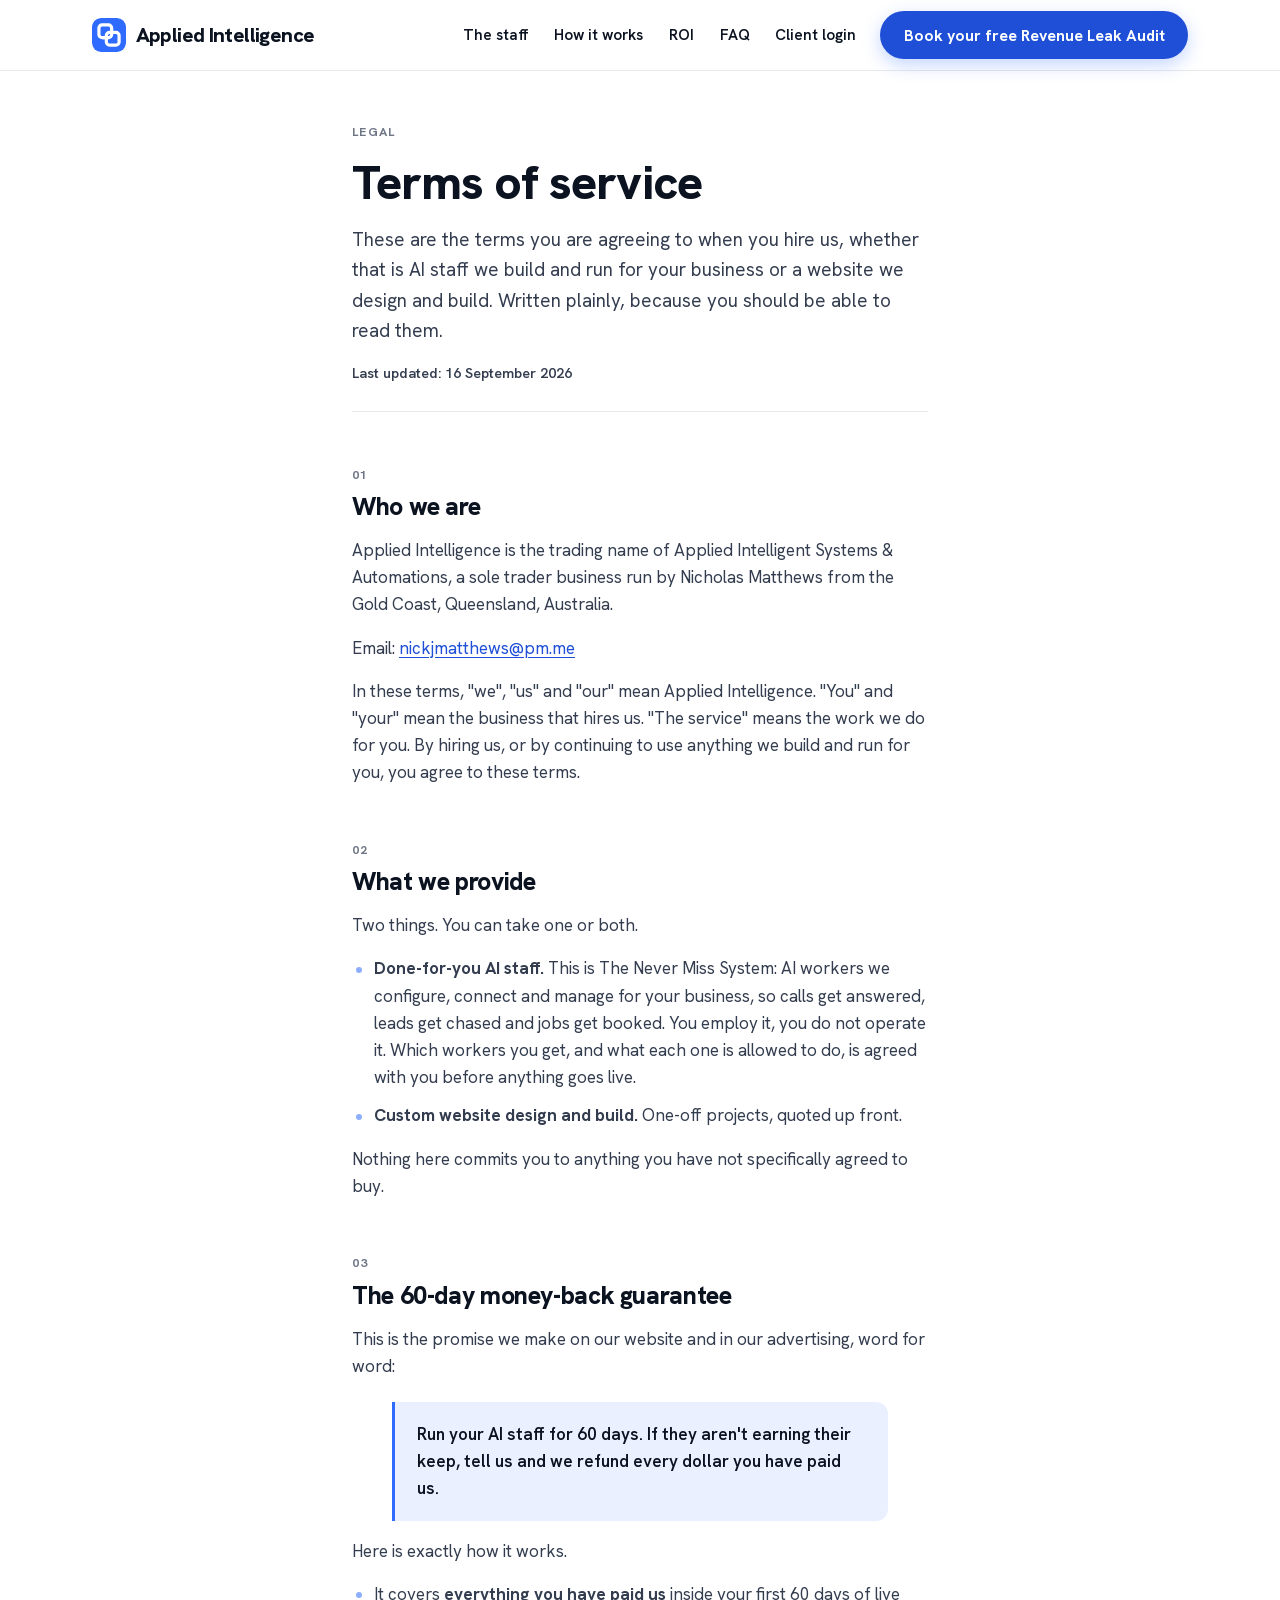
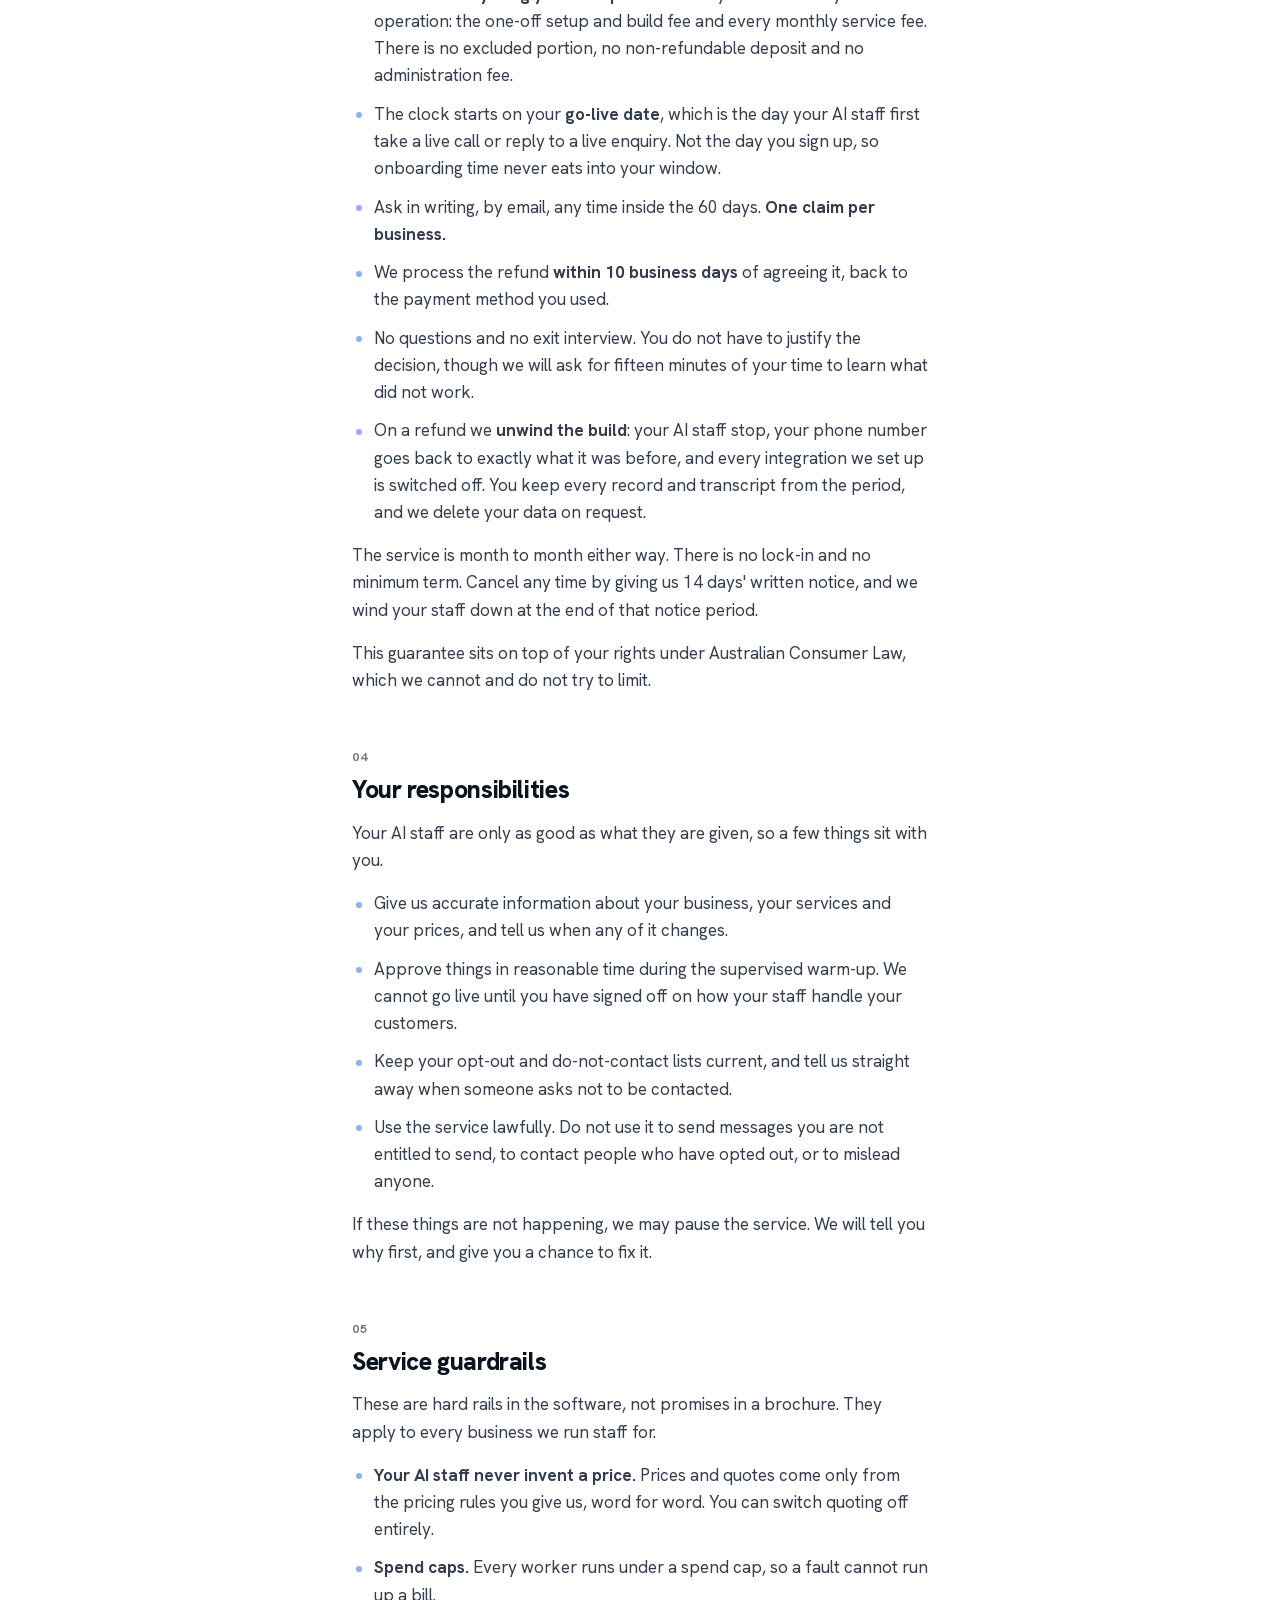
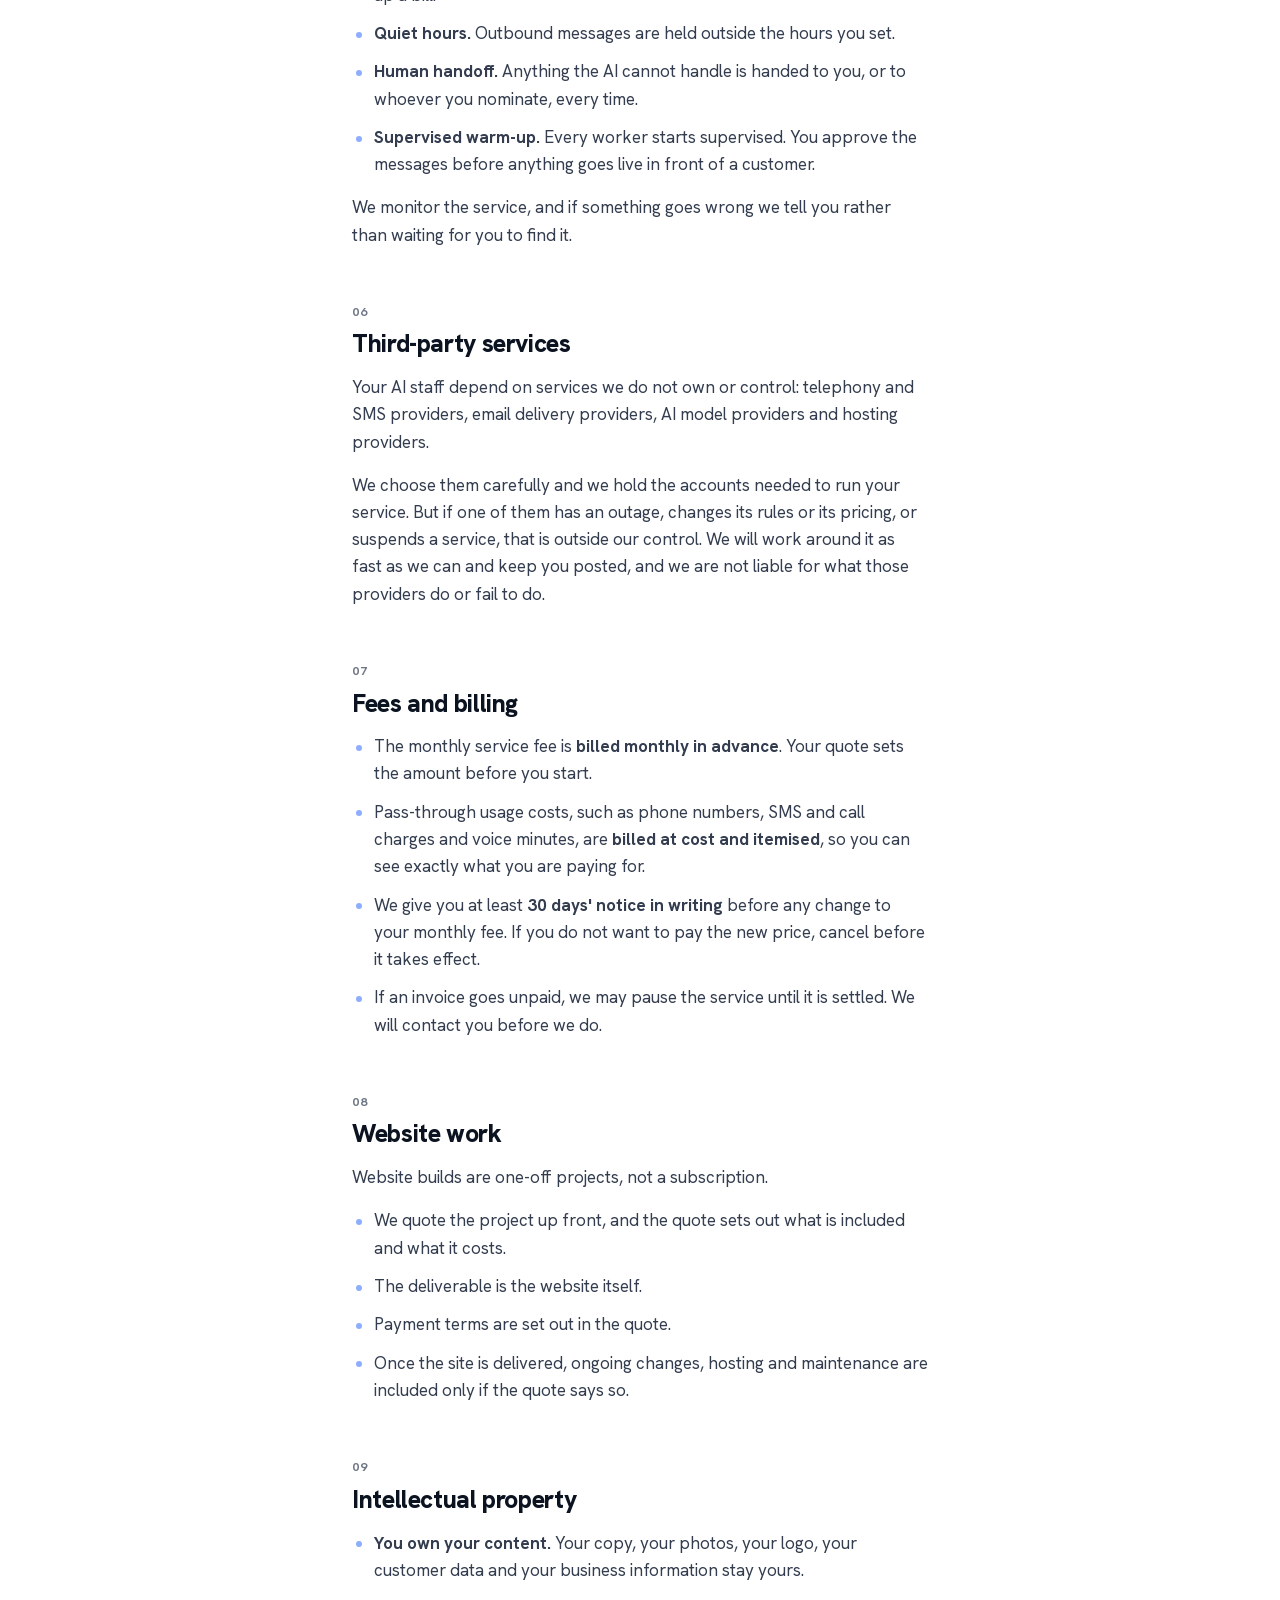
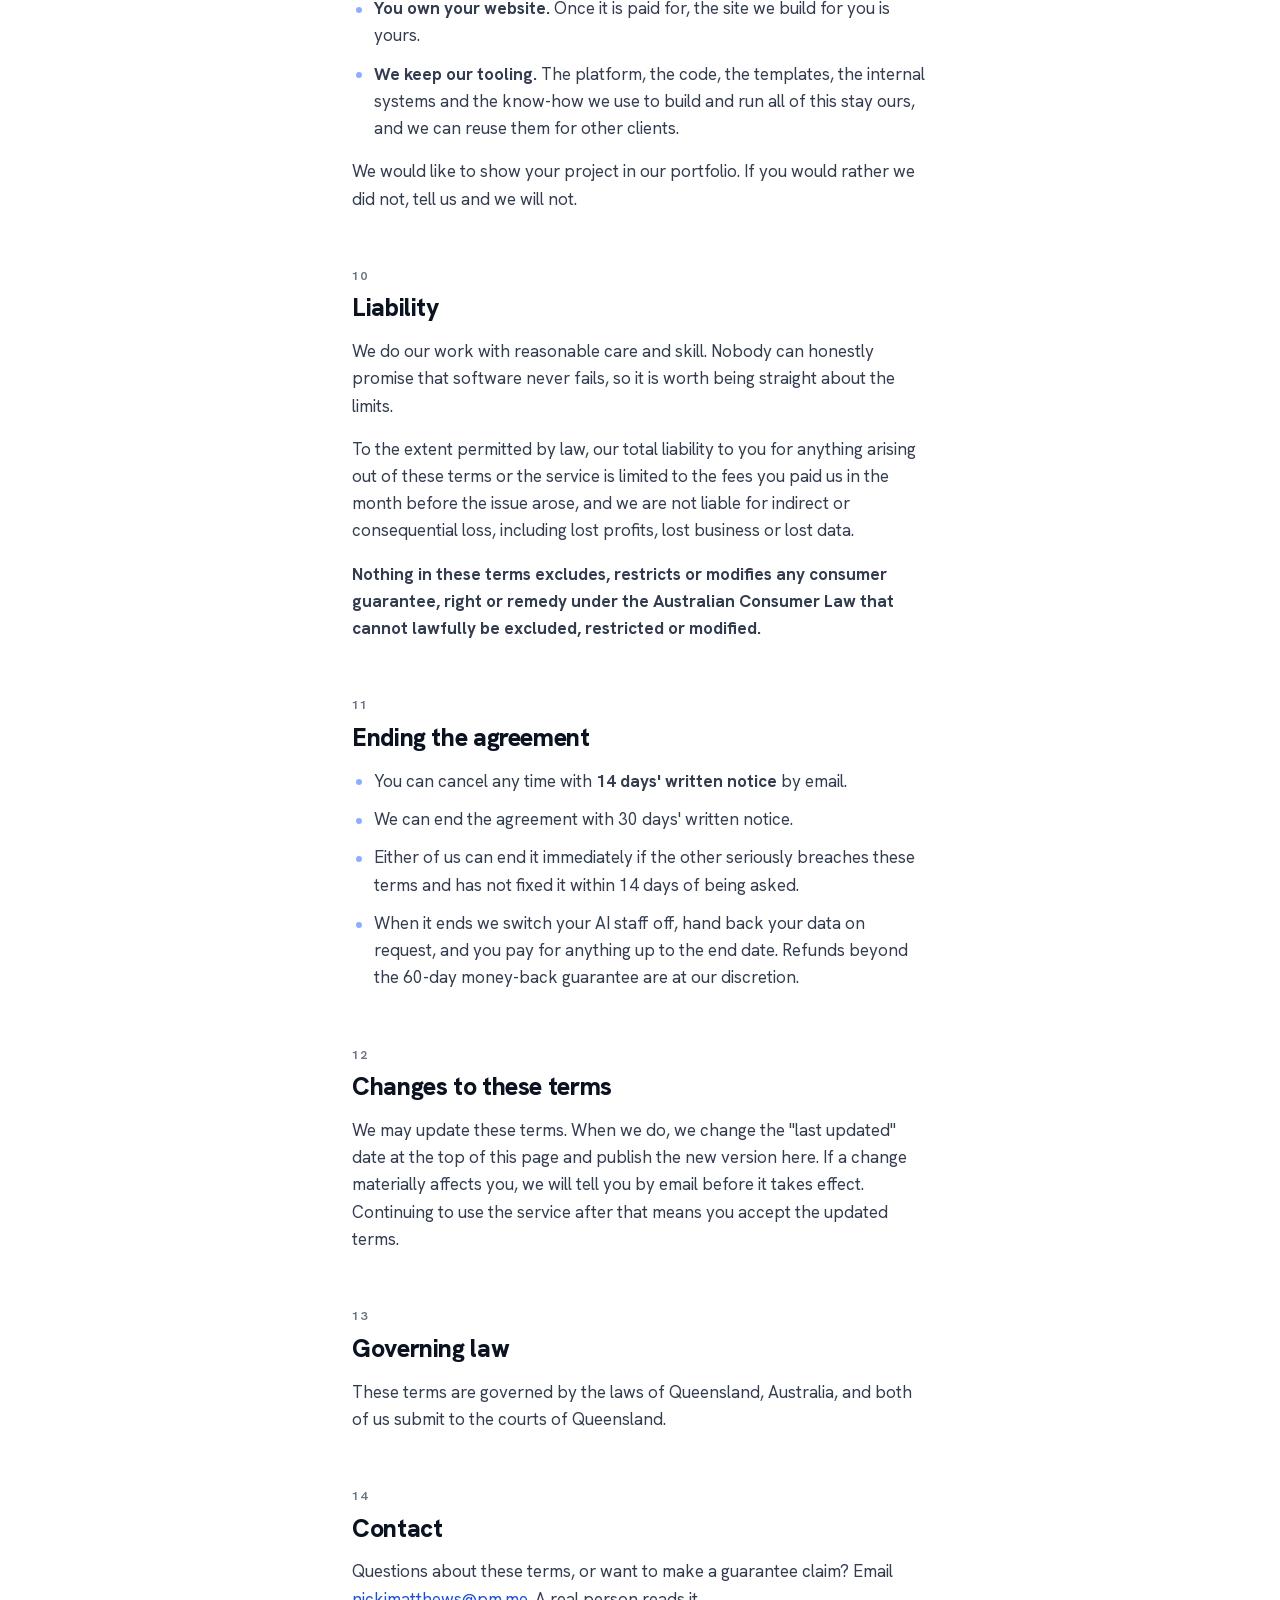
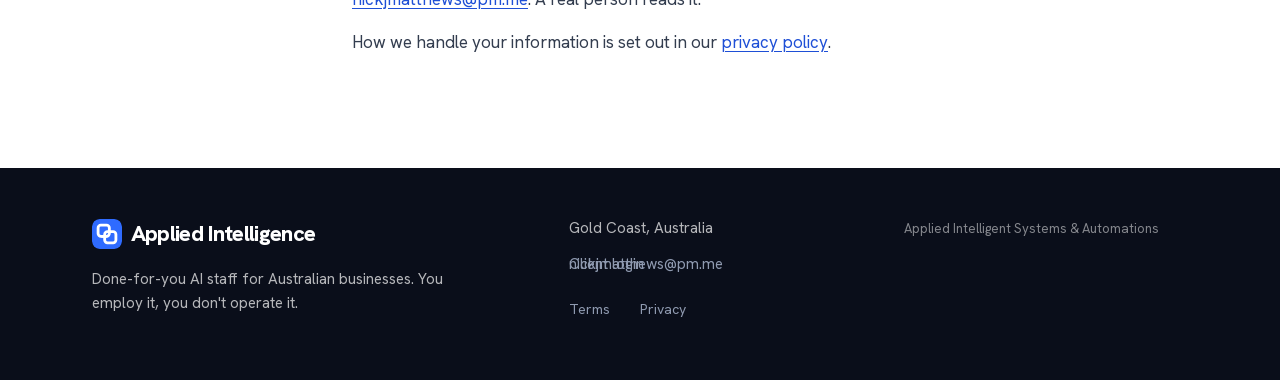
<file: terms.html>
<!DOCTYPE html>
<html lang="en-AU">
<head>
  <meta charset="UTF-8" />
  <meta name="viewport" content="width=device-width, initial-scale=1.0, viewport-fit=cover" />
  <title>Terms of service | Applied Intelligence</title>
  <meta name="description" content="The plain-English terms for hiring Applied Intelligence: how the AI staff service works, the 60-day money-back guarantee in full, fees and billing, website work, and your rights under Australian Consumer Law." />
  <meta name="theme-color" content="#ffffff" />
  <link rel="icon" href="assets/logo/favicon.svg" type="image/svg+xml" />
  <link rel="apple-touch-icon" href="assets/logo/favicon.svg" />
  <link rel="canonical" href="https://appliedintelligence.biz/terms.html" />

  <!-- Open Graph (URLs point at the production domain; harmless on the Pages preview) -->
  <meta property="og:site_name" content="Applied Intelligence" />
  <meta property="og:locale" content="en_AU" />
  <meta property="og:title" content="Terms of service | Applied Intelligence" />
  <meta property="og:description" content="How the AI staff service works, the 60-day money-back guarantee in full, fees and billing, and your rights under Australian Consumer Law." />
  <meta property="og:type" content="article" />
  <meta property="og:url" content="https://appliedintelligence.biz/terms.html" />
  <meta property="og:image" content="https://appliedintelligence.biz/assets/og/legal-og.jpg" />
  <meta property="og:image:width" content="1200" />
  <meta property="og:image:height" content="630" />
  <meta property="og:image:alt" content="Applied Intelligence: Terms of service." />
  <meta name="twitter:card" content="summary_large_image" />
  <meta name="twitter:title" content="Terms of service | Applied Intelligence" />
  <meta name="twitter:description" content="How the AI staff service works, the 60-day money-back guarantee in full, fees and billing, and your rights under Australian Consumer Law." />
  <meta name="twitter:image" content="https://appliedintelligence.biz/assets/og/legal-og.jpg" />

  <!-- Fonts: self-hosted, latin subset, OFL (see assets/fonts/OFL.txt).
       Same rule as index.html: preload only the faces that paint above the
       fold. This page is set entirely in the Hanken variable file, so the
       Instrument Serif cuts are deliberately not preloaded here. -->
  <link rel="preload" href="assets/fonts/hanken-grotesk-latin-var.woff2" as="font" type="font/woff2" crossorigin />

  <link rel="stylesheet" href="styles.css?v=20260920a" />

  <!-- This page, plus the trail back to home. Static and deliberately thin:
       the only script on it is the shared Meta Pixel loader, so everything
       here is in the source.
       No Review or AggregateRating anywhere on this site. -->
  <script type="application/ld+json">
  [
    {
      "@context": "https://schema.org",
      "@type": "WebPage",
      "name": "Terms of service",
      "url": "https://appliedintelligence.biz/terms.html",
      "description": "The plain-English terms for hiring Applied Intelligence: how the AI staff service works, the 60-day money-back guarantee in full, fees and billing, website work, and your rights under Australian Consumer Law.",
      "inLanguage": "en-AU",
      "isPartOf": {
        "@type": "WebSite",
        "name": "Applied Intelligence",
        "url": "https://appliedintelligence.biz/"
      },
      "publisher": {
        "@type": "Organization",
        "name": "Applied Intelligence",
        "url": "https://appliedintelligence.biz/"
      }
    },
    {
      "@context": "https://schema.org",
      "@type": "BreadcrumbList",
      "itemListElement": [
        { "@type": "ListItem", "position": 1, "name": "Home", "item": "https://appliedintelligence.biz/" },
        { "@type": "ListItem", "position": 2, "name": "Terms of service", "item": "https://appliedintelligence.biz/terms.html" }
      ]
    }
  ]
  </script>
</head>
<body data-page="terms">
  <a href="#top" class="skip-link">Skip to main content</a>

  <!-- ============ NAV (solid: no dark hero behind it on sub-pages) ============ -->
  <header class="nav nav--solid" id="nav">
    <div class="nav__inner">
      <a class="nav__brand" href="index.html" aria-label="Applied Intelligence"><img class="brand-mark" src="assets/logo/favicon.svg" alt="" width="34" height="34" /><span class="brand-word">Applied Intelligence</span><span class="brand-short" aria-hidden="true">AISA</span></a>
      <nav class="nav__links" aria-label="Primary">
        <a href="index.html#staff">The staff</a>
        <a href="index.html#how">How it works</a>
        <a href="index.html#roi">ROI</a>
        <a href="index.html#faq">FAQ</a>
        <a href="https://donny.appliedintelligence.biz/login">Client login</a>
      </nav>
      <a class="btn btn--primary nav__cta" href="index.html#book">Book your free Revenue Leak Audit</a>
    </div>
  </header>

  <!-- tabindex="-1" so the skip link can actually move focus here (WCAG 2.4.1) -->
  <main class="legal" id="top" tabindex="-1">
    <article class="wrap legal-doc">

      <header class="legal-doc__head">
        <span class="legal-doc__kicker">Legal</span>
        <h1>Terms of service</h1>
        <p class="legal-doc__lead">These are the terms you are agreeing to when you hire us, whether that is AI staff we build and run for your business or a website we design and build. Written plainly, because you should be able to read them.</p>
        <p class="legal-doc__updated">Last updated: 16 September 2026</p>
      </header>

      <section class="legal-doc__section">
        <span class="legal-doc__kicker">01</span>
        <h2>Who we are</h2>
        <p>Applied Intelligence is the trading name of Applied Intelligent Systems &amp; Automations, a sole trader business run by Nicholas Matthews from the Gold Coast, Queensland, Australia.</p>
        <!-- ABN row deliberately omitted until Nicholas supplies the Applied Intelligence ABN -->
        <p>Email: <a href="mailto:nickjmatthews@pm.me">nickjmatthews@pm.me</a></p>
        <p>In these terms, "we", "us" and "our" mean Applied Intelligence. "You" and "your" mean the business that hires us. "The service" means the work we do for you. By hiring us, or by continuing to use anything we build and run for you, you agree to these terms.</p>
      </section>

      <section class="legal-doc__section">
        <span class="legal-doc__kicker">02</span>
        <h2>What we provide</h2>
        <p>Two things. You can take one or both.</p>
        <ul>
          <li><strong>Done-for-you AI staff.</strong> This is The Never Miss System: AI workers we configure, connect and manage for your business, so calls get answered, leads get chased and jobs get booked. You employ it, you do not operate it. Which workers you get, and what each one is allowed to do, is agreed with you before anything goes live.</li>
          <li><strong>Custom website design and build.</strong> One-off projects, quoted up front.</li>
        </ul>
        <p>Nothing here commits you to anything you have not specifically agreed to buy.</p>
      </section>

      <section class="legal-doc__section">
        <span class="legal-doc__kicker">03</span>
        <h2>The 60-day money-back guarantee</h2>
        <p>This is the promise we make on our website and in our advertising, word for word:</p>
        <blockquote class="legal-doc__quote">
          <p>Run your AI staff for 60 days. If they aren't earning their keep, tell us and we refund every dollar you have paid us.</p>
        </blockquote>
        <p>Here is exactly how it works.</p>
        <ul>
          <li>It covers <strong>everything you have paid us</strong> inside your first 60 days of live operation: the one-off setup and build fee and every monthly service fee. There is no excluded portion, no non-refundable deposit and no administration fee.</li>
          <li>The clock starts on your <strong>go-live date</strong>, which is the day your AI staff first take a live call or reply to a live enquiry. Not the day you sign up, so onboarding time never eats into your window.</li>
          <li>Ask in writing, by email, any time inside the 60 days. <strong>One claim per business.</strong></li>
          <li>We process the refund <strong>within 10 business days</strong> of agreeing it, back to the payment method you used.</li>
          <li>No questions and no exit interview. You do not have to justify the decision, though we will ask for fifteen minutes of your time to learn what did not work.</li>
          <li>On a refund we <strong>unwind the build</strong>: your AI staff stop, your phone number goes back to exactly what it was before, and every integration we set up is switched off. You keep every record and transcript from the period, and we delete your data on request.</li>
        </ul>
        <p>The service is month to month either way. There is no lock-in and no minimum term. Cancel any time by giving us 14 days' written notice, and we wind your staff down at the end of that notice period.</p>
        <p>This guarantee sits on top of your rights under Australian Consumer Law, which we cannot and do not try to limit.</p>
      </section>

      <section class="legal-doc__section">
        <span class="legal-doc__kicker">04</span>
        <h2>Your responsibilities</h2>
        <p>Your AI staff are only as good as what they are given, so a few things sit with you.</p>
        <ul>
          <li>Give us accurate information about your business, your services and your prices, and tell us when any of it changes.</li>
          <li>Approve things in reasonable time during the supervised warm-up. We cannot go live until you have signed off on how your staff handle your customers.</li>
          <li>Keep your opt-out and do-not-contact lists current, and tell us straight away when someone asks not to be contacted.</li>
          <li>Use the service lawfully. Do not use it to send messages you are not entitled to send, to contact people who have opted out, or to mislead anyone.</li>
        </ul>
        <p>If these things are not happening, we may pause the service. We will tell you why first, and give you a chance to fix it.</p>
      </section>

      <section class="legal-doc__section">
        <span class="legal-doc__kicker">05</span>
        <h2>Service guardrails</h2>
        <p>These are hard rails in the software, not promises in a brochure. They apply to every business we run staff for.</p>
        <ul>
          <li><strong>Your AI staff never invent a price.</strong> Prices and quotes come only from the pricing rules you give us, word for word. You can switch quoting off entirely.</li>
          <li><strong>Spend caps.</strong> Every worker runs under a spend cap, so a fault cannot run up a bill.</li>
          <li><strong>Quiet hours.</strong> Outbound messages are held outside the hours you set.</li>
          <li><strong>Human handoff.</strong> Anything the AI cannot handle is handed to you, or to whoever you nominate, every time.</li>
          <li><strong>Supervised warm-up.</strong> Every worker starts supervised. You approve the messages before anything goes live in front of a customer.</li>
        </ul>
        <p>We monitor the service, and if something goes wrong we tell you rather than waiting for you to find it.</p>
      </section>

      <section class="legal-doc__section">
        <span class="legal-doc__kicker">06</span>
        <h2>Third-party services</h2>
        <p>Your AI staff depend on services we do not own or control: telephony and SMS providers, email delivery providers, AI model providers and hosting providers.</p>
        <p>We choose them carefully and we hold the accounts needed to run your service. But if one of them has an outage, changes its rules or its pricing, or suspends a service, that is outside our control. We will work around it as fast as we can and keep you posted, and we are not liable for what those providers do or fail to do.</p>
      </section>

      <section class="legal-doc__section">
        <span class="legal-doc__kicker">07</span>
        <h2>Fees and billing</h2>
        <ul>
          <li>The monthly service fee is <strong>billed monthly in advance</strong>. Your quote sets the amount before you start.</li>
          <li>Pass-through usage costs, such as phone numbers, SMS and call charges and voice minutes, are <strong>billed at cost and itemised</strong>, so you can see exactly what you are paying for.</li>
          <li>We give you at least <strong>30 days' notice in writing</strong> before any change to your monthly fee. If you do not want to pay the new price, cancel before it takes effect.</li>
          <li>If an invoice goes unpaid, we may pause the service until it is settled. We will contact you before we do.</li>
        </ul>
      </section>

      <section class="legal-doc__section">
        <span class="legal-doc__kicker">08</span>
        <h2>Website work</h2>
        <p>Website builds are one-off projects, not a subscription.</p>
        <ul>
          <li>We quote the project up front, and the quote sets out what is included and what it costs.</li>
          <li>The deliverable is the website itself.</li>
          <li>Payment terms are set out in the quote.</li>
          <li>Once the site is delivered, ongoing changes, hosting and maintenance are included only if the quote says so.</li>
        </ul>
      </section>

      <section class="legal-doc__section">
        <span class="legal-doc__kicker">09</span>
        <h2>Intellectual property</h2>
        <ul>
          <li><strong>You own your content.</strong> Your copy, your photos, your logo, your customer data and your business information stay yours.</li>
          <li><strong>You own your website.</strong> Once it is paid for, the site we build for you is yours.</li>
          <li><strong>We keep our tooling.</strong> The platform, the code, the templates, the internal systems and the know-how we use to build and run all of this stay ours, and we can reuse them for other clients.</li>
        </ul>
        <p>We would like to show your project in our portfolio. If you would rather we did not, tell us and we will not.</p>
      </section>

      <section class="legal-doc__section">
        <span class="legal-doc__kicker">10</span>
        <h2>Liability</h2>
        <p>We do our work with reasonable care and skill. Nobody can honestly promise that software never fails, so it is worth being straight about the limits.</p>
        <p>To the extent permitted by law, our total liability to you for anything arising out of these terms or the service is limited to the fees you paid us in the month before the issue arose, and we are not liable for indirect or consequential loss, including lost profits, lost business or lost data.</p>
        <p><strong>Nothing in these terms excludes, restricts or modifies any consumer guarantee, right or remedy under the Australian Consumer Law that cannot lawfully be excluded, restricted or modified.</strong></p>
      </section>

      <section class="legal-doc__section">
        <span class="legal-doc__kicker">11</span>
        <h2>Ending the agreement</h2>
        <ul>
          <li>You can cancel any time with <strong>14 days' written notice</strong> by email.</li>
          <li>We can end the agreement with 30 days' written notice.</li>
          <li>Either of us can end it immediately if the other seriously breaches these terms and has not fixed it within 14 days of being asked.</li>
          <li>When it ends we switch your AI staff off, hand back your data on request, and you pay for anything up to the end date. Refunds beyond the 60-day money-back guarantee are at our discretion.</li>
        </ul>
      </section>

      <section class="legal-doc__section">
        <span class="legal-doc__kicker">12</span>
        <h2>Changes to these terms</h2>
        <p>We may update these terms. When we do, we change the "last updated" date at the top of this page and publish the new version here. If a change materially affects you, we will tell you by email before it takes effect. Continuing to use the service after that means you accept the updated terms.</p>
      </section>

      <section class="legal-doc__section">
        <span class="legal-doc__kicker">13</span>
        <h2>Governing law</h2>
        <p>These terms are governed by the laws of Queensland, Australia, and both of us submit to the courts of Queensland.</p>
      </section>

      <section class="legal-doc__section">
        <span class="legal-doc__kicker">14</span>
        <h2>Contact</h2>
        <p>Questions about these terms, or want to make a guarantee claim? Email <a href="mailto:nickjmatthews@pm.me">nickjmatthews@pm.me</a>. A real person reads it.</p>
        <p>How we handle your information is set out in our <a href="privacy.html">privacy policy</a>.</p>
      </section>

    </article>
  </main>

  <!-- ============ FOOTER (mirrors index.html; static, no JS on this page) ============ -->
  <footer class="footer">
    <div class="wrap footer__inner">
      <div>
        <span class="footer__brand"><img class="brand-mark" src="assets/logo/favicon.svg" alt="" width="30" height="30" /><span class="brand-word">Applied Intelligence</span></span>
        <p class="footer__blurb">Done-for-you AI staff for Australian businesses. You employ it, you don't operate it.</p>
      </div>
      <div class="footer__meta">
        <span class="footer__legal">Applied Intelligent Systems &amp; Automations</span>
        <span>Gold Coast, Australia</span>
        <a href="mailto:nickjmatthews@pm.me">nickjmatthews@pm.me</a>
        <a href="https://donny.appliedintelligence.biz/login">Client login</a>
        <div class="footer__links">
          <a href="terms.html">Terms</a>
          <a href="privacy.html">Privacy</a>
        </div>
      </div>
    </div>
  </footer>
</body>
</html>
</file>
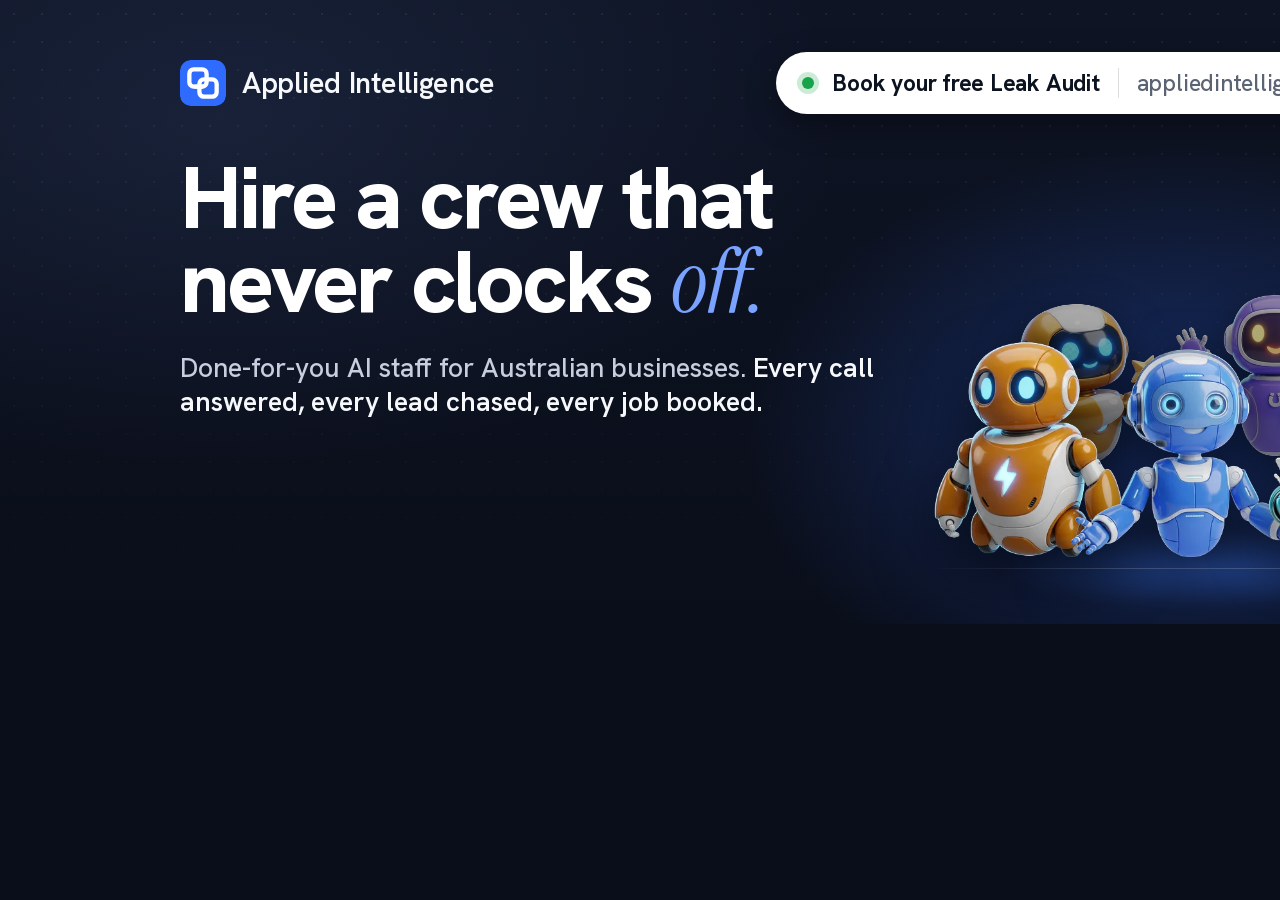
<file: brand/facebook/src/cover-crew-1640x624.html>
<!doctype html><html><head><meta charset="utf-8"><link rel="stylesheet" href="_fonts.css">
<style>
html,body{margin:0;width:1640px;height:624px;overflow:hidden;background:#0a0e1a;
  font-family:"Hanken Grotesk",system-ui,sans-serif;color:#f6f8fc;-webkit-font-smoothing:antialiased}
.stage{position:relative;width:1640px;height:624px;overflow:hidden;
  background:
    radial-gradient(620px 420px at 1180px 440px, rgba(47,107,255,.34), rgba(47,107,255,0) 70%),
    radial-gradient(900px 500px at 220px 120px, rgba(122,162,255,.10), rgba(122,162,255,0) 70%),
    linear-gradient(180deg,#0e1424 0%,#0a0e1a 100%)}
/* fine dot grid, very faint, gives the plate texture without noise */
.grid{position:absolute;inset:0;background-image:radial-gradient(rgba(255,255,255,.075) 1px,transparent 1.2px);
  background-size:28px 28px;mask-image:linear-gradient(180deg,rgba(0,0,0,.9),rgba(0,0,0,.25) 80%,transparent)}
/* mobile-safe zone = central 1280px. All copy + crew live inside x 180..1460 */
.brand{position:absolute;left:180px;top:60px;display:flex;align-items:center;gap:16px}
.brand .mark{width:46px;height:46px}
.brand span{font-weight:600;font-size:29px;letter-spacing:-.01em;color:#f6f8fc}
.copy{position:absolute;left:180px;top:156px;width:760px}
h1{margin:0;font-weight:800;font-size:88px;line-height:.96;letter-spacing:-.035em;color:#fff}
h1 .ital{font-family:"Instrument Serif",Georgia,serif;font-style:italic;font-weight:400;color:#7aa2ff;letter-spacing:-.01em}
.sub{margin:26px 0 0;font-size:27px;line-height:1.28;color:#c7cede;font-weight:500;max-width:720px}
.sub b{color:#f6f8fc;font-weight:600}
.cta{position:absolute;right:180px;top:52px;display:inline-flex;align-items:center;gap:18px;
  background:#fff;color:#0b1220;border-radius:999px;padding:0 30px 0 26px;height:62px;
  font-weight:700;font-size:23px;letter-spacing:-.01em;box-shadow:0 10px 30px rgba(0,0,0,.35)}
.cta .dot{width:12px;height:12px;border-radius:50%;background:#16a34a;box-shadow:0 0 0 5px rgba(22,163,74,.22)}
.cta .url{font-weight:500;color:#5b6474;padding-left:18px;border-left:1.5px solid rgba(11,18,32,.14)}
/* crew cluster: back row smaller + dimmer, front row full size */
.crew{position:absolute;left:900px;top:0;width:560px;height:624px}
.crew img{position:absolute;bottom:56px;height:270px;width:auto;filter:drop-shadow(0 26px 30px rgba(0,0,0,.55))}
.crew .b{height:225px;bottom:150px;filter:brightness(.7) drop-shadow(0 16px 20px rgba(0,0,0,.5))}
.crew .b1{left:90px}.crew .b2{left:255px}.crew .b3{left:420px}
.crew .f1{left:0}.crew .f2{left:165px}.crew .f3{left:330px}
.floor{position:absolute;left:930px;right:140px;top:568px;height:1px;
  background:linear-gradient(90deg,rgba(255,255,255,0),rgba(255,255,255,.22) 30%,rgba(255,255,255,.22) 70%,rgba(255,255,255,0))}
.glow{position:absolute;left:1000px;top:528px;width:420px;height:80px;border-radius:50%;
  background:radial-gradient(closest-side,rgba(47,107,255,.45),rgba(47,107,255,0));filter:blur(6px)}
</style></head><body><div class="stage"><div class="grid"></div>
<div class="brand"><svg class="mark" viewBox="0 0 64 64" aria-hidden="true"><rect width="64" height="64" rx="15" fill="#2f6bff"/><g fill="none" stroke="#fff" stroke-width="6" stroke-linejoin="round" stroke-linecap="round"><rect x="13" y="13" width="24" height="24" rx="6"/><rect x="27" y="27" width="24" height="24" rx="6"/><path d="M21 37 L31 37"/></g></svg><span>Applied Intelligence</span></div>
<div class="copy">
  <h1>Hire a crew that<br>never clocks <span class="ital">off.</span></h1>
  <p class="sub">Done-for-you AI staff for Australian businesses. <b>Every call answered, every lead chased, every job booked.</b></p>
</div>
<div class="cta"><span class="dot"></span>Book your free Leak Audit<span class="url">appliedintelligence.biz/audit</span></div>
<div class="glow"></div><div class="floor"></div>
<div class="crew">
  <img class="b b1" src="star.webp" alt=""><img class="b b2" src="boomer.webp" alt=""><img class="b b3" src="leo.webp" alt="">
  <img class="f1" src="zip.webp" alt=""><img class="f2" src="ada.webp" alt=""><img class="f3" src="nudge.webp" alt="">
</div>
</div></body></html>
</file>
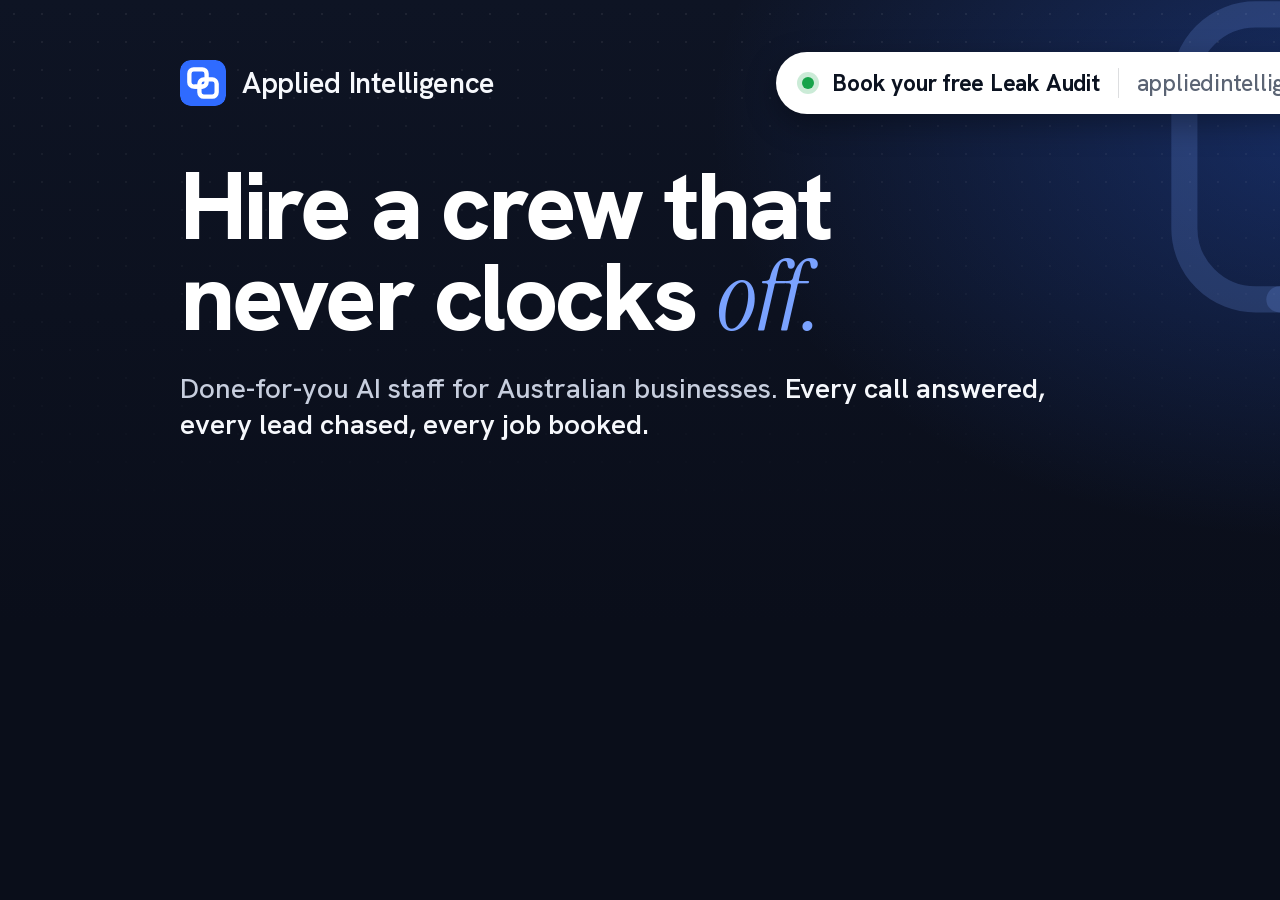
<file: brand/facebook/src/cover-type-1640x624.html>
<!doctype html><html><head><meta charset="utf-8"><link rel="stylesheet" href="_fonts.css">
<style>
html,body{margin:0;width:1640px;height:624px;overflow:hidden;background:#0a0e1a;
  font-family:"Hanken Grotesk",system-ui,sans-serif;color:#f6f8fc;-webkit-font-smoothing:antialiased}
.stage{position:relative;width:1640px;height:624px;overflow:hidden;
  background:radial-gradient(900px 600px at 1340px 120px, rgba(47,107,255,.30), rgba(47,107,255,0) 70%),
  linear-gradient(180deg,#0e1424,#0a0e1a)}
.grid{position:absolute;inset:0;background-image:radial-gradient(rgba(255,255,255,.075) 1px,transparent 1.2px);
  background-size:28px 28px;mask-image:linear-gradient(180deg,rgba(0,0,0,.9),transparent 90%)}
/* oversized brand mark bleeding off the right edge, outside the mobile safe zone on purpose */
.bigmark{position:absolute;right:-150px;top:-140px;width:760px;height:760px;opacity:.9}
.brand{position:absolute;left:180px;top:60px;display:flex;align-items:center;gap:16px}
.brand .mark{width:46px;height:46px}.brand span{font-weight:600;font-size:29px;letter-spacing:-.01em}
.copy{position:absolute;left:180px;top:160px;width:1000px}
h1{margin:0;font-weight:800;font-size:96px;line-height:.95;letter-spacing:-.035em;color:#fff}
h1 .ital{font-family:"Instrument Serif",Georgia,serif;font-style:italic;font-weight:400;color:#7aa2ff}
.sub{margin:28px 0 0;font-size:28px;line-height:1.28;color:#c7cede;font-weight:500;max-width:900px}
.sub b{color:#f6f8fc;font-weight:600}
.cta{position:absolute;right:180px;top:52px;display:inline-flex;align-items:center;gap:18px;background:#fff;color:#0b1220;
  border-radius:999px;padding:0 30px 0 26px;height:62px;font-weight:700;font-size:23px;letter-spacing:-.01em;box-shadow:0 10px 30px rgba(0,0,0,.35)}
.cta .dot{width:12px;height:12px;border-radius:50%;background:#16a34a;box-shadow:0 0 0 5px rgba(22,163,74,.22)}
.cta .url{font-weight:500;color:#5b6474;padding-left:18px;border-left:1.5px solid rgba(11,18,32,.14)}
</style></head><body><div class="stage"><div class="grid"></div>
<svg class="bigmark" viewBox="0 0 64 64" aria-hidden="true"><g fill="none" stroke="rgba(122,162,255,.22)" stroke-width="2.2" stroke-linejoin="round" stroke-linecap="round">
<rect x="13" y="13" width="24" height="24" rx="6"/><rect x="27" y="27" width="24" height="24" rx="6"/><path d="M21 37 L31 37"/></g></svg>
<div class="brand"><svg class="mark" viewBox="0 0 64 64" aria-hidden="true"><rect width="64" height="64" rx="15" fill="#2f6bff"/><g fill="none" stroke="#fff" stroke-width="6" stroke-linejoin="round" stroke-linecap="round"><rect x="13" y="13" width="24" height="24" rx="6"/><rect x="27" y="27" width="24" height="24" rx="6"/><path d="M21 37 L31 37"/></g></svg><span>Applied Intelligence</span></div>
<div class="copy"><h1>Hire a crew that<br>never clocks <span class="ital">off.</span></h1>
<p class="sub">Done-for-you AI staff for Australian businesses. <b>Every call answered, every lead chased, every job booked.</b></p></div>
<div class="cta"><span class="dot"></span>Book your free Leak Audit<span class="url">appliedintelligence.biz/audit</span></div>
</div></body></html>
</file>
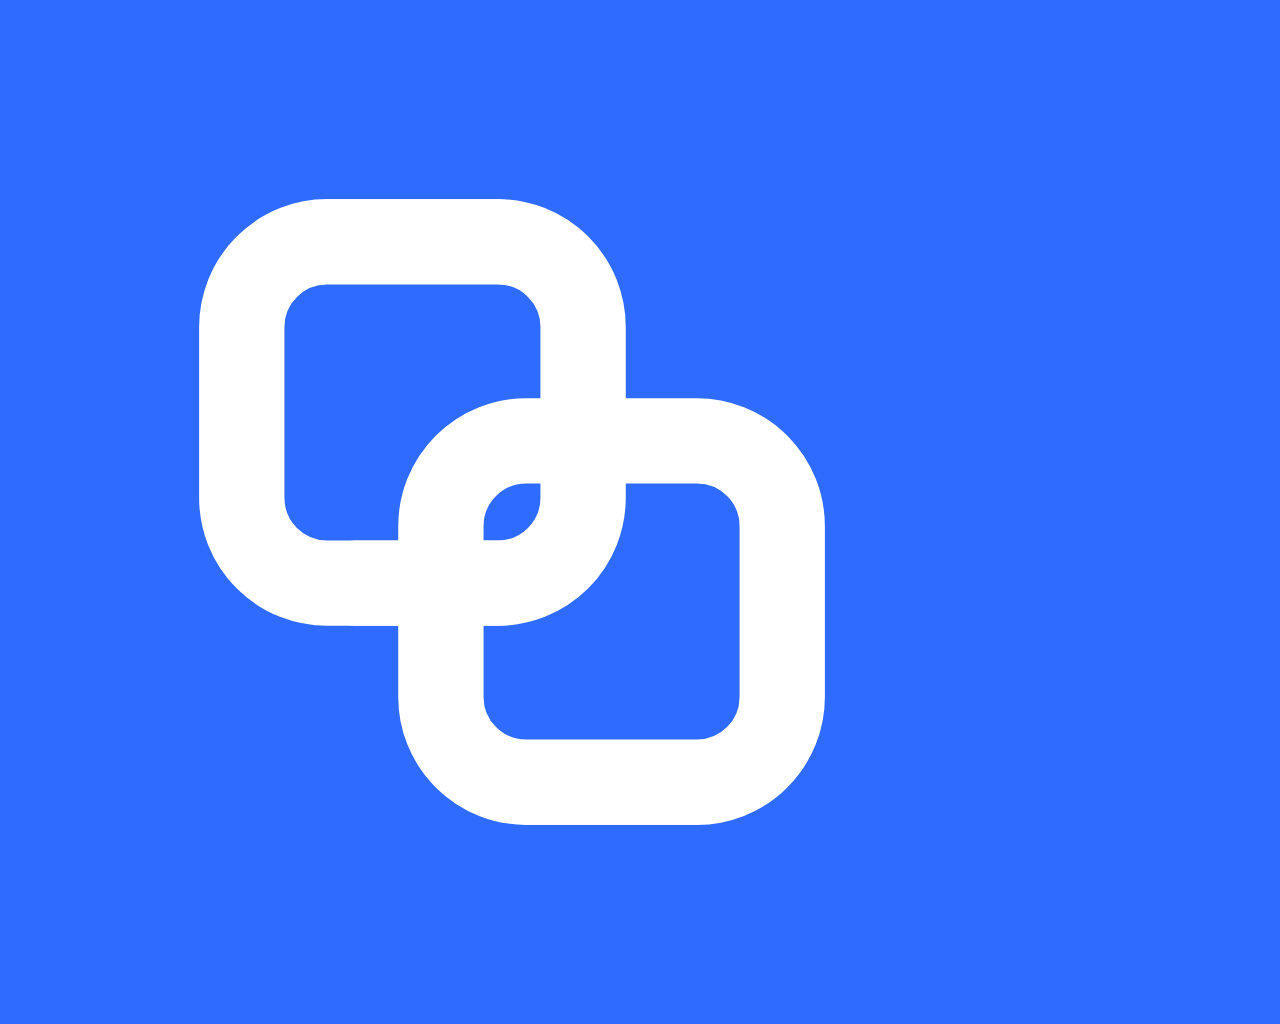
<file: brand/facebook/src/profile-blue-1024x1024.html>
<!doctype html><html><head><meta charset="utf-8"><link rel="stylesheet" href="_fonts.css">
<style>html,body{margin:0;width:1024px;height:1024px;overflow:hidden;background:#2f6bff}
svg{display:block;width:1024px;height:1024px}</style></head><body>
<!-- Mark centred inside the circle Facebook crops to: corners sit at 75% of the circle radius. -->
<svg viewBox="-4 -4 72 72"><rect x="-4" y="-4" width="72" height="72" fill="#2f6bff"/>
<g fill="none" stroke="#fff" stroke-width="6" stroke-linejoin="round" stroke-linecap="round">
<rect x="13" y="13" width="24" height="24" rx="6"/><rect x="27" y="27" width="24" height="24" rx="6"/><path d="M21 37 L31 37"/></g></svg>
</body></html>
</file>
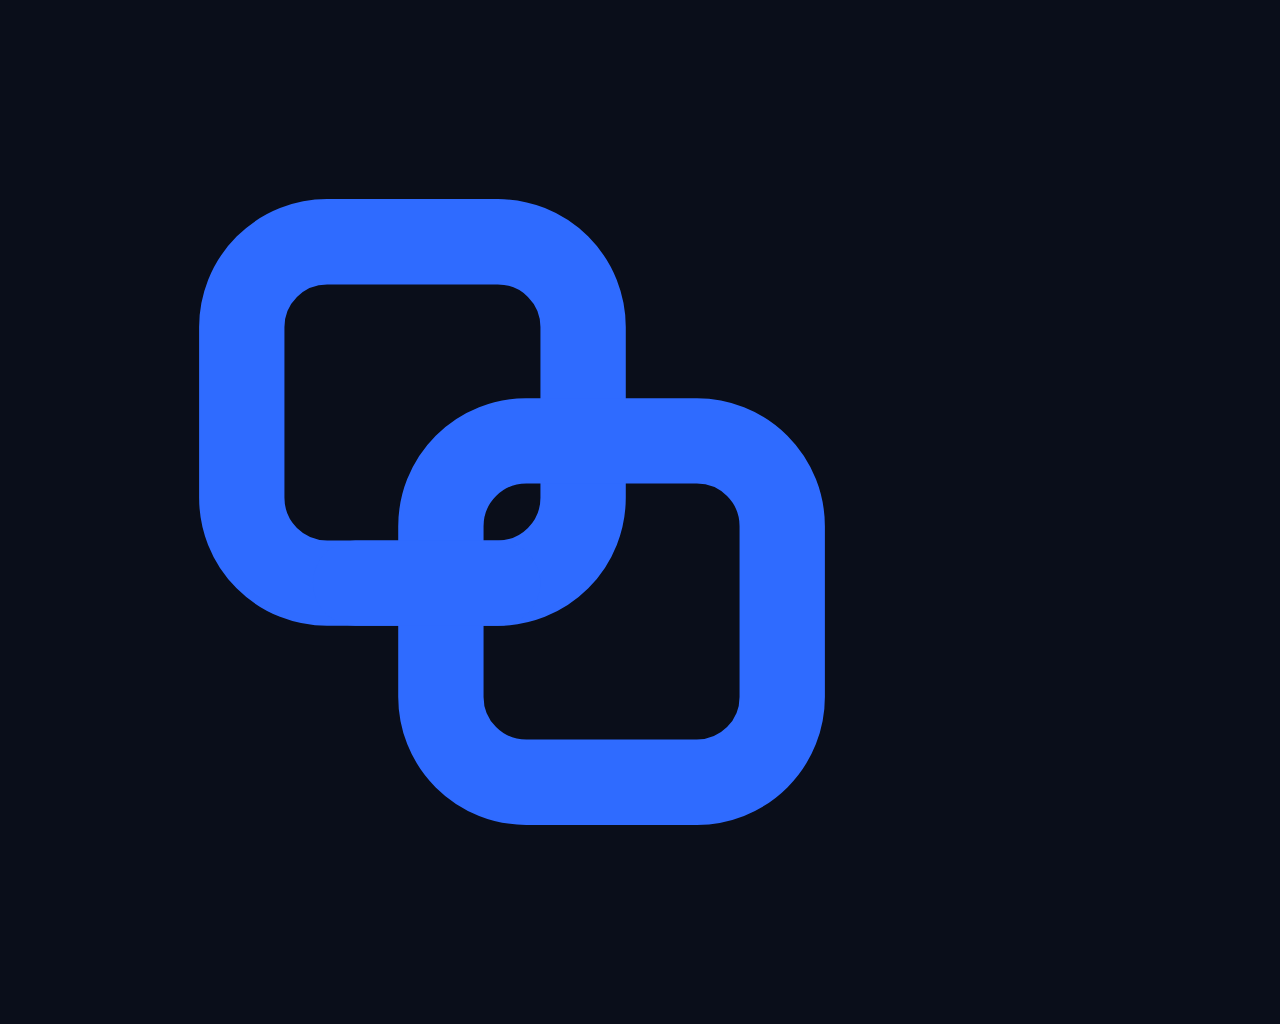
<file: brand/facebook/src/profile-ink-1024x1024.html>
<!doctype html><html><head><meta charset="utf-8"><link rel="stylesheet" href="_fonts.css">
<style>html,body{margin:0;width:1024px;height:1024px;overflow:hidden;background:#0a0e1a}
svg{display:block;width:1024px;height:1024px}</style></head><body>
<!-- Mark centred inside the circle Facebook crops to: corners sit at 75% of the circle radius. -->
<svg viewBox="-4 -4 72 72"><rect x="-4" y="-4" width="72" height="72" fill="#0a0e1a"/>
<g fill="none" stroke="#2f6bff" stroke-width="6" stroke-linejoin="round" stroke-linecap="round">
<rect x="13" y="13" width="24" height="24" rx="6"/><rect x="27" y="27" width="24" height="24" rx="6"/><path d="M21 37 L31 37"/></g></svg>
</body></html>
</file>
<file: styles.css>
/* =============================================================================
   Applied Intelligence — styles.css
   Clean, bright, trustworthy. Apple/Stripe restraint. Light theme.
   ========================================================================== */

/* ---- Self-hosted fonts (latin subset, OFL: see assets/fonts/OFL.txt) -----
   Was Google Fonts; now local, so there is no third-party request on load.
   Hanken Grotesk ships as ONE variable file covering the whole 400-800 range
   the site uses, so every weight costs a single download. Instrument Serif is
   static; every use on the site (.ital, .step__n, .bs-n and the .worker__line
   curly quotes) is the ITALIC cut, so only that file is ever fetched. The
   roman face below is declared but currently unreferenced — an unused
   @font-face costs no bytes, and it keeps the upright cut one rule away.
   unicode-range matches Google's own latin subset, so non-latin text still
   falls through to the system stack. */
@font-face {
  font-family: "Hanken Grotesk";
  font-style: normal;
  font-weight: 400 800;
  font-display: swap;
  src: url("assets/fonts/hanken-grotesk-latin-var.woff2") format("woff2");
  unicode-range: U+0000-00FF, U+0131, U+0152-0153, U+02BB-02BC, U+02C6, U+02DA, U+02DC, U+0304, U+0308, U+0329, U+2000-206F, U+20AC, U+2122, U+2191, U+2193, U+2212, U+2215, U+FEFF, U+FFFD;
}
@font-face {
  font-family: "Instrument Serif";
  font-style: italic;
  font-weight: 400;
  font-display: swap;
  src: url("assets/fonts/instrument-serif-italic-latin.woff2") format("woff2");
  unicode-range: U+0000-00FF, U+0131, U+0152-0153, U+02BB-02BC, U+02C6, U+02DA, U+02DC, U+0304, U+0308, U+0329, U+2000-206F, U+20AC, U+2122, U+2191, U+2193, U+2212, U+2215, U+FEFF, U+FFFD;
}
@font-face {
  font-family: "Instrument Serif";
  font-style: normal;
  font-weight: 400;
  font-display: swap;
  src: url("assets/fonts/instrument-serif-latin.woff2") format("woff2");
  unicode-range: U+0000-00FF, U+0131, U+0152-0153, U+02BB-02BC, U+02C6, U+02DA, U+02DC, U+0304, U+0308, U+0329, U+2000-206F, U+20AC, U+2122, U+2191, U+2193, U+2212, U+2215, U+FEFF, U+FFFD;
}

/* ---- Design tokens ------------------------------------------------------- */
:root {
  --bg:        #ffffff;
  --bg-soft:   #f5f7fa;
  --bg-ink:    #0a0e1a;      /* dark sections (phone, cockpit) */
  --bg-ink-2:  #0e1424;

  --ink:       #0b1220;      /* primary text */
  --ink-2:     #333d4f;
  --muted:     #5b6474;      /* secondary text */
  --muted-2:   #6e7686;   /* AA-safe on white for small text */

  /* --accent is the brand blue, but it is only 4.49:1 on white — two
     thousandths short of AA. It stays for NON-TEXT use (fills behind large
     glyphs, rules, dots, glows, shadows). Anything that is text, or a fill
     carrying white text, uses --accent-ink (6.68:1) and --accent-ink-2 for
     its hover (7.99:1). */
  --accent:    #2f6bff;      /* confident blue — decorative only  4.49:1 */
  --accent-ink:#1e4fd6;      /* the TEXT/fill blue                6.68:1 */
  --accent-ink-2:#1a45bd;    /* its hover, still AA               7.99:1 */
  --accent-soft:#eaf0ff;

  /* Dark register: the work page and the dark bands on the light pages.
     Every value is checked against --bg-ink (#0a0e1a) for AA.
     --accent is only 4.3:1 on ink, so anything accented on dark uses
     --accent-lift instead, never --accent. */
  --ink-hi:     #f6f8fc;     /* headings on dark        19.1:1 */
  --ink-body:   #c7cede;     /* body on dark            12.2:1 */
  --ink-dim:    #8f9ab0;     /* secondary on dark        6.8:1 */
  --ink-faint:  #7f8aa0;     /* small-caps labels        5.6:1 */
  --accent-lift:#7aa2ff;     /* the house blue, on dark  7.8:1 */
  --hair:      rgba(255,255,255,.09);
  --hair-2:    rgba(255,255,255,.15);

  --green:     #16a34a;      /* booked / success */
  --green-soft:#e7f6ec;

  --line:      rgba(11, 18, 32, 0.09);
  --line-2:    rgba(11, 18, 32, 0.06);

  --shadow-sm: 0 1px 2px rgba(11,18,32,.05), 0 1px 3px rgba(11,18,32,.06);
  --shadow-md: 0 10px 30px rgba(11,18,32,.08), 0 2px 8px rgba(11,18,32,.05);
  --shadow-lg: 0 30px 70px rgba(11,18,32,.14), 0 8px 24px rgba(11,18,32,.08);

  --radius:    18px;
  --radius-sm: 12px;
  --radius-lg: 28px;

  --maxw: 1160px;
  --pad: clamp(1.15rem, 4vw, 2rem);

  /* per-worker accent tones */
  --tone-cyan:   #0ea5b7;
  --tone-amber:  #e08a00;
  --tone-green:  #16a34a;
  --tone-brand:  #2f6bff;
  --tone-teal:   #0d9488;
  --tone-red:    #e0533d;
  --tone-indigo: #5b5bf0;
  --tone-violet: #8b5cf6;
  --tone-gold:   #d99413;
}

/* ---- Reset / base -------------------------------------------------------- */
*, *::before, *::after { box-sizing: border-box; }
html { -webkit-text-size-adjust: 100%; scroll-behavior: auto; }
body {
  margin: 0;
  background: var(--bg);
  color: var(--ink);
  font-family: "Hanken Grotesk", system-ui, -apple-system, sans-serif;
  font-size: 17px;
  line-height: 1.6;
  -webkit-font-smoothing: antialiased;
  text-rendering: optimizeLegibility;
  overflow-x: hidden;
}
img { max-width: 100%; display: block; }
a { color: inherit; text-decoration: none; }
h1, h2, h3 { margin: 0; letter-spacing: -0.02em; line-height: 1.08; font-weight: 800; }
p { margin: 0; }
ul, ol { margin: 0; padding: 0; list-style: none; }

/* The editorial serif-italic device (one per section) */
.ital, em {
  font-family: "Instrument Serif", Georgia, serif;
  font-style: italic;
  font-weight: 500;
  color: var(--accent);
  letter-spacing: -0.01em;
}

/* ---- Layout -------------------------------------------------------------- */
.wrap { width: 100%; max-width: var(--maxw); margin: 0 auto; padding-inline: var(--pad); }
.wrap--narrow { max-width: 820px; }
.section { padding-block: clamp(4rem, 9vw, 7.5rem); }
.section--tight { padding-block: clamp(2rem, 4vw, 3rem); }
.center { text-align: center; }
.center-cta { display: flex; justify-content: center; margin-top: 2.4rem; }

/* ---- Typographic helpers ------------------------------------------------- */
.eyebrow, .kicker {
  display: inline-block;
  font-size: 0.8rem;
  font-weight: 700;
  letter-spacing: 0.09em;
  text-transform: uppercase;
  color: var(--accent-ink);        /* 6.68:1 on white (--accent was 4.49) */
}
.kicker { margin-bottom: 1rem; }
.section__title {
  font-size: clamp(1.9rem, 4.6vw, 3.25rem);
  max-width: 20ch;
}
.section__lead {
  margin-top: 1.25rem;
  max-width: 60ch;
  font-size: clamp(1.05rem, 1.6vw, 1.22rem);
  color: var(--muted);
}
.section__lead.center { margin-inline: auto; }

/* ---- Buttons ------------------------------------------------------------- */
.btn {
  display: inline-flex; align-items: center; justify-content: center;
  gap: .5rem;
  min-height: 48px;
  padding: 0 1.4rem;
  border-radius: 999px;
  font-family: inherit; font-weight: 700; font-size: 0.98rem;
  cursor: pointer; border: 1px solid transparent;
  transition: transform .18s ease, box-shadow .18s ease, background .18s ease, color .18s ease;
  white-space: nowrap;
}
/* fill is --accent-ink, not --accent: white on --accent is 4.49:1, white on
   --accent-ink is 6.68:1 and on the hover 7.99:1. The glow keeps the brighter
   brand blue, because a shadow carries no text. */
.btn--primary { background: var(--accent-ink); color: #fff; box-shadow: 0 6px 18px rgba(47,107,255,.28); }
.btn--primary:hover { background: var(--accent-ink-2); transform: translateY(-2px); box-shadow: 0 12px 26px rgba(47,107,255,.34); }
.btn--ghost { background: transparent; color: var(--ink); border-color: var(--line); }
.btn--ghost:hover { border-color: var(--ink); transform: translateY(-2px); }
/* glass button — for use on the dark hero video */
.btn--glass {
  background: rgba(255,255,255,.08); color: #fff;
  border-color: rgba(255,255,255,.28);
  backdrop-filter: blur(8px); -webkit-backdrop-filter: blur(8px);
}
.btn--glass:hover { background: rgba(255,255,255,.16); border-color: rgba(255,255,255,.55); transform: translateY(-2px); }
.btn--lg { min-height: 54px; padding: 0 1.7rem; font-size: 1.02rem; }
.btn--xl { min-height: 60px; padding: 0 2.2rem; font-size: 1.1rem; }

/* ---- Nav ----------------------------------------------------------------- */
.nav {
  position: fixed; top: 0; left: 0; right: 0; z-index: 100;
  transition: background .3s ease, box-shadow .3s ease, border-color .3s ease;
  border-bottom: 1px solid transparent;
}
/* .nav--solid: sub-pages (work, terms, privacy) have no dark hero behind the
   bar, so it carries the stuck-state treatment from first paint. Same values as
   .is-stuck on purpose, so the two never drift apart. */
.nav.is-stuck,
.nav.nav--solid {
  background: rgba(255,255,255,.82);
  backdrop-filter: saturate(180%) blur(14px);
  -webkit-backdrop-filter: saturate(180%) blur(14px);
  border-bottom-color: var(--line);
}
.nav--solid .nav__brand,
.nav--solid .nav__links a { color: var(--ink); }
.nav--solid .nav__links a:hover { color: var(--accent-ink); }
/* Over the dark video hero, nav text/brand go light until the nav sticks. */
.nav--over-hero:not(.is-stuck) .nav__brand,
.nav--over-hero:not(.is-stuck) .nav__links a { color: #fff; }
.nav--over-hero:not(.is-stuck) .nav__links a:hover { color: rgba(255,255,255,.75); }
.nav__inner {
  max-width: var(--maxw); margin: 0 auto; padding: 0.7rem var(--pad);
  display: flex; align-items: center; gap: 1.5rem;
}
.nav__brand { display: inline-flex; align-items: center; gap: .6rem; min-height: 44px; }
.nav__brand .brand-mark { width: 34px; height: 34px; flex: none; border-radius: 9px; }
.nav__brand .brand-word { font-weight: 800; font-size: 1.28rem; letter-spacing: -0.03em; }
.nav__brand .brand-short { font-weight: 800; font-size: 1.28rem; letter-spacing: -0.02em; display: none; }
.nav__links { display: flex; gap: 1.6rem; margin-left: auto; }
.nav__links a { font-size: 0.95rem; font-weight: 600; color: var(--ink-2); transition: color .15s; display: inline-flex; align-items: center; min-height: 44px; }
.nav__links a:hover { color: var(--accent-ink); }
/* the page you are already on (audit.html marks its own link) */
.nav__links a.is-current { color: var(--ink); }
.nav__links a.is-current::after {
  content: ""; position: absolute; left: 0; right: 0; bottom: 10px; height: 2px;
  border-radius: 2px; background: var(--accent);
}
.nav__links a.is-current { position: relative; }
.nav__cta { margin-left: 0; }

/* ---- Hero (full-bleed cinematic video) ----------------------------------- */
.hero {
  position: relative; isolation: isolate;
  min-height: 100svh; min-height: 100dvh;
  display: flex; align-items: center;
  padding-top: clamp(7rem, 14vh, 9rem); padding-bottom: clamp(4rem, 9vh, 7rem);
  overflow: hidden; background: var(--bg-ink);
}
.hero__media { position: absolute; inset: 0; z-index: -2; }
.hero__video {
  width: 100%; height: 100%; object-fit: cover; display: block;
  /* poster shows first (LCP), fades to slightly richer once playing */
  filter: saturate(1.05) contrast(1.02);
}
/* layered scrim: darken bottom-left for copy legibility + brand tint */
.hero__scrim {
  position: absolute; inset: 0; z-index: -1;
  background:
    linear-gradient(90deg, rgba(6,9,18,.86) 0%, rgba(6,9,18,.55) 45%, rgba(6,9,18,.25) 100%),
    linear-gradient(0deg, rgba(6,9,18,.85) 0%, rgba(6,9,18,.15) 40%, rgba(6,9,18,.35) 100%),
    radial-gradient(120% 90% at 80% 10%, rgba(47,107,255,.28), transparent 55%);
}
.hero__inner { position: relative; max-width: 900px; }
.eyebrow--on-dark { color: #9db8ff; }
.hero__title {
  margin-top: 1.2rem; color: #fff;
  font-size: clamp(2.7rem, 7vw, 5.4rem);
  letter-spacing: -0.04em; line-height: 1.02;
  max-width: 16ch;
}
.hero__title .ital { color: #9db8ff; }
.hero__sub {
  margin-top: 1.6rem; max-width: 46ch;
  font-size: clamp(1.1rem, 1.8vw, 1.4rem); line-height: 1.5;
  color: rgba(255,255,255,.82);
}
.hero__actions { display: flex; flex-wrap: wrap; gap: 0.9rem; margin-top: 2.4rem; }
.hero__proof {
  margin-top: 1.8rem; font-size: 0.94rem; font-weight: 600;
  color: rgba(255,255,255,.66);
  display: inline-flex; align-items: center; gap: .55rem;
}
.hero__proof::before {
  content: ""; width: 8px; height: 8px; border-radius: 50%;
  background: #4ade80; box-shadow: 0 0 0 0 rgba(74,222,128,.6);
  animation: pulseDot 2.4s ease-out infinite;
}
@keyframes pulseDot {
  0% { box-shadow: 0 0 0 0 rgba(74,222,128,.5); }
  70% { box-shadow: 0 0 0 9px rgba(74,222,128,0); }
  100% { box-shadow: 0 0 0 0 rgba(74,222,128,0); }
}
/* word-by-word hero headline reveal (JS splits into .hw spans) */
/* display:inline-block is UNCONDITIONAL so the h1 height is stable from first
   paint (no reflow when .is-ready lands → no CLS). Only the reveal state below
   is gated behind .is-ready. */
.hero__title .hw { display: inline-block; }
.js.is-ready .hero__title .hw { opacity: 0; transform: translateY(28px); }
.js.is-ready .hero__title .hw.in { opacity: 1; transform: none; transition: opacity .7s cubic-bezier(.2,.7,.2,1), transform .7s cubic-bezier(.2,.7,.2,1); }
/* scroll cue — a real anchor, so the box is a 44x48 transparent hit area and
   the 26x42 pill is drawn by ::before, centred inside it. bottom is pulled up
   by the 3px of extra chrome so the pill sits exactly where it always did. */
.hero__cue {
  position: absolute; left: 50%; bottom: calc(1.6rem - 3px); transform: translateX(-50%);
  width: 44px; height: 48px;
  display: grid; place-items: start center; padding-top: 12px; z-index: 1;
}
.hero__cue::before {
  content: ""; position: absolute; left: 50%; top: 50%; transform: translate(-50%, -50%);
  width: 26px; height: 42px; border: 2px solid rgba(255,255,255,.4); border-radius: 999px;
}
.hero__cue span { width: 4px; height: 8px; border-radius: 2px; background: rgba(255,255,255,.8); animation: cueDrop 1.8s ease-in-out infinite; }
@keyframes cueDrop { 0%,100% { transform: translateY(0); opacity: .3; } 40% { transform: translateY(9px); opacity: 1; } }

/* neural constellation canvas (drawn by wireHeroNet, desktop only).
   Sits above video + scrim inside the media stack, below the copy; low opacity
   so it reads as atmosphere, not noise. */
.hero__net {
  position: absolute; inset: 0; z-index: 0;
  width: 100%; height: 100%;
  opacity: .45; pointer-events: none;
}

/* rotating second line of the h1 (wireHeroRotate). Block span keeps the
   original <br> line break; transform/opacity only, height locked by JS. */
.hero__rot {
  display: block;
  transition: opacity .45s cubic-bezier(.2,.7,.2,1), transform .45s cubic-bezier(.2,.7,.2,1);
}
.hero__rot.is-out { opacity: 0; transform: translateY(-14px); }
.hero__rot.is-pre { transition: none; opacity: 0; transform: translateY(14px); }

/* live crew-at-work feed (wireHeroFeed, desktop only) */
.hero__feed {
  position: absolute; z-index: 1;
  right: var(--pad); top: 54%;
  /* sits below the headline band; width shrinks at narrow desktop so it
     always clears the CTA buttons column (right edge ~710px) */
  width: min(300px, calc(100vw - 760px));
  pointer-events: none;
}
/* honesty micro-label above the cards: these events are simulated */
.hero__feed-note {
  position: absolute; left: 2px; bottom: 100%; margin-bottom: .45rem;
  font-size: .66rem; font-weight: 600; letter-spacing: .06em; text-transform: uppercase;
  color: rgba(255,255,255,.48); white-space: nowrap;
}
.feed-card {
  position: absolute; top: 0; left: 0; right: 0;
  display: flex; align-items: flex-start; gap: .65rem;
  padding: .8rem .95rem;
  background: rgba(255,255,255,.08);
  backdrop-filter: blur(12px); -webkit-backdrop-filter: blur(12px);
  border: 1px solid rgba(255,255,255,.16);
  border-radius: var(--radius-sm);
  box-shadow: 0 12px 30px rgba(6,9,18,.35);
  opacity: 0; transform: translateY(14px);
  transition: opacity .5s cubic-bezier(.2,.7,.2,1), transform .5s cubic-bezier(.2,.7,.2,1);
}
.feed-card.in { opacity: 1; transform: translateY(0); }
.feed-card__chip {
  flex: none; width: 26px; height: 26px; margin-top: 1px; border-radius: 50%;
  display: grid; place-items: center;
  background: color-mix(in srgb, var(--tone, var(--accent)) 32%, transparent);
  border: 1px solid color-mix(in srgb, var(--tone, var(--accent)) 60%, transparent);
  color: #fff; font-size: .68rem; font-weight: 800;
}
.feed-card__body { flex: 1; min-width: 0; }
.feed-card__top { display: flex; align-items: baseline; gap: .6rem; }
.feed-card__name { font-size: .78rem; font-weight: 800; color: #fff; letter-spacing: .01em; }
.feed-card__time { margin-left: auto; font-size: .7rem; font-weight: 600; color: rgba(255,255,255,.55); font-variant-numeric: tabular-nums; }
.feed-card__text { margin-top: .15rem; font-size: .86rem; line-height: 1.4; color: rgba(255,255,255,.85); }

/* Mobile / narrow: the constellation stays (lighter, tuned in JS) and the feed
   becomes a single centred notification card in a fixed-height slot near the
   bottom of the hero, clear of the copy, CTAs, proof line and scroll cue. */
@media (max-width: 1024px) {
  /* reserve a bottom band for the notification card by shifting the centred
     hero copy up (bigger padding-bottom than padding-top pulls the flex
     centre upward), so the card never overlaps the proof line or scroll cue. */
  .hero {
    padding-top: 6.5rem;
    padding-bottom: 12rem;
  }
  .hero__feed {
    left: 50%; right: auto; top: auto;
    bottom: calc(5.6rem + env(safe-area-inset-bottom));
    transform: translateX(-50%);
    width: min(340px, 90vw);
    height: 74px;                 /* fixed slot → cycling never shifts layout */
  }
  .feed-card--solo { align-items: center; }
  .hero__feed-note { left: 50%; transform: translateX(-50%); }
}

/* ---- Phone (shared frame) ------------------------------------------------ */
.phone {
  position: relative; width: 100%; max-width: 300px; margin: 0 auto;
  border-radius: 42px; padding: 11px;
  background: linear-gradient(160deg, #2a2e38, #12151c);
  box-shadow: var(--shadow-lg), inset 0 0 0 1px rgba(255,255,255,.05);
}
.phone__screen {
  position: relative; border-radius: 32px; overflow: hidden;
  background: #0b0d12; aspect-ratio: 9 / 19; display: flex; flex-direction: column;
}
.phone__notch {
  position: absolute; left: 50%; top: 9px; transform: translateX(-50%);
  width: 96px; height: 20px; border-radius: 999px; background: #000; z-index: 5;
}
.phone__statusbar {
  display: flex; justify-content: space-between; align-items: center;
  padding: 12px 22px 4px; font-size: 10px; color: rgba(255,255,255,.8); font-weight: 600; z-index: 4;
}
.phone__statusbar .batt { display: inline-block; width: 16px; height: 9px; border: 1px solid rgba(255,255,255,.5); border-radius: 2px; margin-left: 4px; }

/* SMS thread inside phone */
.sms { display: flex; flex-direction: column; height: 100%; min-height: 0; }
.sms__header {
  display: flex; align-items: center; gap: 10px; padding: 8px 14px;
  border-bottom: 1px solid rgba(255,255,255,.08); background: rgba(255,255,255,.03);
}
.sms__avatar {
  width: 30px; height: 30px; border-radius: 50%; display: grid; place-items: center;
  background: var(--accent); color: #fff; font-size: 12px; font-weight: 700; flex: none;
}
.sms__name { font-size: 13px; font-weight: 700; color: #fff; line-height: 1.2; }
.sms__status { font-size: 10px; color: rgba(255,255,255,.5); }
.sms__body {
  flex: 1; min-height: 0; overflow: hidden;
  display: flex; flex-direction: column; gap: 8px; padding: 14px 12px;
}
.bubble {
  max-width: 82%; padding: 8px 12px; font-size: 13px; line-height: 1.35; color: #fff;
  border-radius: 16px;
}
/* --accent-ink, not --accent: this bubble carries white text (6.68:1) */
.bubble--ai { align-self: flex-end; background: var(--accent-ink); border-bottom-right-radius: 5px; }
.bubble--customer { align-self: flex-start; background: rgba(255,255,255,.11); border-bottom-left-radius: 5px; }
.bubble__meta { font-size: 9px; color: rgba(255,255,255,.4); margin-top: 3px; padding-inline: 4px; }
.bubble--ai + .bubble__meta { text-align: right; }
/* confirm card */
.sms__confirm {
  margin: 4px 8px 12px; padding: 11px 13px; border-radius: 14px;
  background: var(--green-soft); border: 1px solid rgba(22,163,74,.25);
}
.sms__confirm .tick { display: inline-flex; align-items: center; gap: 6px; font-size: 11px; font-weight: 800; color: var(--green); text-transform: uppercase; letter-spacing: .04em; }
.sms__confirm .when { font-size: 14px; font-weight: 800; color: #0b1220; margin-top: 3px; }
.sms__confirm .line { font-size: 11px; color: #47506080; color: #566; margin-top: 2px; }

/* reveal state for bubbles (JS-driven) */
.js .bubble, .js .sms__confirm { opacity: 0; transform: translateY(8px) scale(.98); }
.js .bubble.in, .js .sms__confirm.in { opacity: 1; transform: none; transition: opacity .35s ease, transform .35s ease; }

/* ---- Trust strip --------------------------------------------------------- */
.trust { text-align: center; }
.trust__line { font-size: 0.82rem; font-weight: 700; letter-spacing: 0.08em; text-transform: uppercase; color: var(--muted-2); }
.trust__logos { display: flex; flex-wrap: wrap; justify-content: center; gap: clamp(1rem, 4vw, 2.6rem); margin-top: 1.3rem; }
.trust__logos span { font-weight: 700; font-size: clamp(.95rem, 1.6vw, 1.15rem); color: var(--ink-2); opacity: .72; }

/* ---- Stat grid ----------------------------------------------------------- */
.stat-grid { display: grid; grid-template-columns: repeat(auto-fit, minmax(min(210px,100%), 1fr)); gap: 1.2rem; margin-top: 2.8rem; }
.stat {
  background: var(--bg-soft); border: 1px solid var(--line-2); border-radius: var(--radius);
  padding: 1.6rem 1.5rem;
}
.stat__value { font-size: clamp(2.1rem, 4vw, 3rem); font-weight: 800; letter-spacing: -0.03em; color: var(--ink); }
.stat__label { margin-top: .5rem; font-size: 0.98rem; color: var(--muted); line-height: 1.4; }
/* attribution line under the stat row (borrowed research, not our results) */
.stat-note { margin-top: 1.1rem; font-size: .82rem; line-height: 1.5; color: var(--muted-2); max-width: 92ch; }

/* ---- Steps (diagnosis / how / guarantee) --------------------------------- */
.steps { display: grid; gap: 1.2rem; margin-top: 2.8rem; }
.steps--3 { grid-template-columns: repeat(auto-fit, minmax(min(260px,100%), 1fr)); }
.steps--4 { grid-template-columns: repeat(auto-fit, minmax(min(230px,100%), 1fr)); }
.step {
  background: var(--bg); border: 1px solid var(--line); border-radius: var(--radius);
  padding: 1.7rem 1.6rem; box-shadow: var(--shadow-sm);
}
.step__n { font-family: "Instrument Serif", serif; font-style: italic; font-size: 1.5rem; color: var(--accent); font-weight: 500; }
.step__title { margin-top: .6rem; font-size: 1.25rem; font-weight: 800; }
.step__text { margin-top: .55rem; font-size: 1rem; color: var(--muted); }

/* ---- Watch a lead book itself -------------------------------------------- */
.book-itself { background: var(--bg-ink); color: #fff; overflow: hidden; }
.book-itself .kicker { color: #7ea2ff; }
.book-itself .section__title { color: #fff; }
.book-itself .section__title .ital { color: #9db8ff; }
.book-itself .section__lead { color: rgba(255,255,255,.62); }
.book-itself__grid { display: grid; grid-template-columns: 1fr 0.82fr; gap: clamp(2rem, 6vw, 5rem); align-items: center; }
.book-steps { margin-top: 2.4rem; display: flex; flex-direction: column; gap: .2rem; }
/* The resting state is dimmed with COLOUR, never opacity. At opacity .38 the
   numeral composited to 2.08:1 and the label to 3.55:1 on --bg-ink, so three
   of the four steps were unreadable. Resting now measures 6.34:1 (numeral)
   and 6.80:1 (label); the active step still jumps to 9.84:1 and 19.9:1 and
   lights its own hairline, so the progression still reads at a glance. */
.book-steps li {
  display: flex; gap: 1rem; align-items: baseline; padding: 1rem 0;
  border-top: 1px solid rgba(255,255,255,.1);
  transition: color .4s ease, border-color .4s ease;
}
.book-steps li .bs-n { font-family: "Instrument Serif", serif; font-style: italic; font-size: 1.05rem; color: #7f92cf; flex: none; transition: color .4s ease; }
.book-steps li .bs-label { font-size: clamp(1.02rem, 1.8vw, 1.22rem); font-weight: 600; color: var(--ink-dim); transition: color .4s ease; }
.book-steps li.active { border-top-color: rgba(255,255,255,.3); }
.book-steps li.active .bs-n { color: #9db8ff; }
.book-steps li.active .bs-label { color: #fff; }
.book-itself__phone { display: flex; justify-content: center; }

/* ---- Roster -------------------------------------------------------------- */
.roster { display: grid; grid-template-columns: repeat(auto-fit, minmax(min(300px,100%), 1fr)); gap: 1.3rem; margin-top: 2.8rem; }
.worker {
  --tone: var(--accent);
  /* AA-safe darkened tone for TEXT on white (glyphs, by-line, initial).
     The bright --tone stays for glow / hover-border / backgrounds. */
  --tone-ink: color-mix(in srgb, var(--tone) 62%, var(--ink));
  background: var(--bg); border: 1px solid var(--line); border-radius: var(--radius-lg);
  padding: 1.5rem; box-shadow: var(--shadow-sm); text-align: center;
  transition: transform .2s ease, box-shadow .2s ease, border-color .2s ease;
}
.worker:hover { transform: translateY(-4px); box-shadow: var(--shadow-md); border-color: color-mix(in srgb, var(--tone) 40%, var(--line)); }
.worker__figure {
  position: relative; height: 208px; margin: -0.3rem auto 0.6rem; border-radius: var(--radius);
  display: grid; place-items: center; overflow: hidden;
  background:
    radial-gradient(90% 70% at 50% 42%, color-mix(in srgb, var(--tone) 18%, transparent), transparent 72%),
    var(--bg-soft);
}
/* tone glow orb behind the character */
.worker__figure::before {
  content: ""; position: absolute; width: 60%; aspect-ratio: 1; border-radius: 50%;
  background: radial-gradient(circle, color-mix(in srgb, var(--tone) 55%, transparent), transparent 70%);
  filter: blur(22px); opacity: .8; z-index: 0;
}
.worker__figure.has-img {
  background-image:
    var(--fig),
    radial-gradient(90% 70% at 50% 42%, color-mix(in srgb, var(--tone) 18%, transparent), transparent 72%),
    linear-gradient(var(--bg-soft), var(--bg-soft));
  background-repeat: no-repeat, no-repeat, no-repeat;
  background-position: center bottom, center, center;
  background-size: contain, cover, cover;
}
/* idle float on the whole card's figure (compositor-safe) */
.worker__figure { animation: figFloat 6s ease-in-out infinite; }
.worker:nth-child(2n) .worker__figure { animation-duration: 7s; animation-delay: -1.5s; }
.worker:nth-child(3n) .worker__figure { animation-duration: 6.6s; animation-delay: -3s; }
@keyframes figFloat { 0%,100% { transform: translateY(0); } 50% { transform: translateY(-9px); } }
.worker:hover .worker__figure { animation-play-state: paused; }
.worker__initial { position: relative; z-index: 1; font-weight: 800; font-size: 2.4rem; color: var(--tone-ink); }
.worker__figure.has-img .worker__initial { display: none; }
.worker__outcome { font-size: 1.4rem; font-weight: 800; letter-spacing: -0.02em; line-height: 1.15; }
.worker__by {
  font-size: .8rem; font-weight: 700; letter-spacing: .02em; margin-top: .45rem; color: var(--tone-ink);
}
.worker__by span { color: var(--muted-2); text-transform: uppercase; letter-spacing: .05em; font-size: .72rem; }
.worker__line { margin-top: 1.1rem; font-size: 1.02rem; color: var(--ink-2); line-height: 1.45; font-weight: 500; }
/* font-style: italic is load-bearing, not decoration. These two curly quotes
   were the only glyphs on the home page resolving to the ROMAN cut of
   Instrument Serif, which pulled a whole 15,040 B font file for two
   characters. Set italic and the third font file leaves the network entirely,
   because .ital and .step__n already use that cut. */
.worker__line::before { content: "\201C"; color: var(--tone-ink); font-family: "Instrument Serif", serif; font-style: italic; }
.worker__line::after { content: "\201D"; color: var(--tone-ink); font-family: "Instrument Serif", serif; font-style: italic; }
.worker__also { margin-top: 1rem; padding-top: 1rem; border-top: 1px dashed var(--line); font-size: .9rem; color: var(--muted); }
.worker__also b { color: var(--ink-2); font-weight: 700; }

.roster-more { margin-top: 2.6rem; text-align: center; }
.roster-more__label { font-size: .82rem; font-weight: 700; letter-spacing: .07em; text-transform: uppercase; color: var(--muted-2); }
.roster-more__line { max-width: 58ch; margin-inline: auto; margin-top: .7rem; color: var(--muted); font-size: 1.05rem; }
.roster-more__chips { display: flex; flex-wrap: wrap; justify-content: center; gap: .6rem; margin-top: 1rem; }
.chip { border: 1px solid var(--line); border-radius: 999px; padding: .5rem 1rem; font-size: .92rem; font-weight: 600; color: var(--ink-2); background: var(--bg); }

/* ---- Cockpit ------------------------------------------------------------- */
.cockpit { background: var(--bg-soft); }
.cockpit__grid { display: grid; grid-template-columns: 0.95fr 1.05fr; gap: clamp(2rem, 5vw, 4rem); align-items: center; }
.check-list { margin-top: 1.8rem; display: flex; flex-direction: column; gap: .85rem; }
.check-list li { display: flex; gap: .7rem; align-items: flex-start; font-size: 1.05rem; color: var(--ink-2); }
.check-list li::before {
  content: ""; flex: none; width: 22px; height: 22px; margin-top: 2px; border-radius: 50%;
  background: var(--green-soft) url("data:image/svg+xml,%3Csvg xmlns='http://www.w3.org/2000/svg' width='14' height='14' viewBox='0 0 24 24' fill='none' stroke='%2316a34a' stroke-width='3.5' stroke-linecap='round' stroke-linejoin='round'%3E%3Cpolyline points='20 6 9 17 4 12'/%3E%3C/svg%3E") center / 13px no-repeat;
}
/* dashboard mock panel */
/* light like the real cockpit: reads as a product screenshot, not a mockup,
   and breaks the run of dark panels (cockpit / ROI / pricing) */
.dash {
  background: var(--bg); border: 1px solid var(--line); border-radius: var(--radius-lg);
  padding: 1.2rem; box-shadow: var(--shadow-lg); color: var(--ink);
}
.dash__bar { display: flex; align-items: center; gap: 8px; padding: 4px 6px 12px; }
.dash__dot { width: 10px; height: 10px; border-radius: 50%; }
.dash__title { margin-left: 8px; font-size: .8rem; color: var(--muted); font-weight: 600; }
.dash__sample {
  margin-left: auto; font-size: .62rem; font-weight: 700; letter-spacing: .06em;
  text-transform: uppercase; color: var(--muted-2);
  border: 1px solid var(--line); border-radius: 999px; padding: .18rem .55rem;
}
.dash__health {
  display: flex; align-items: center; gap: .5rem;
  margin-bottom: .8rem; padding: .55rem .8rem; border-radius: 11px;
  background: var(--green-soft); border: 1px solid rgba(22,163,74,.22);
  font-size: .78rem; font-weight: 700; color: #116a34;
}
.dash__pulse {
  width: 8px; height: 8px; border-radius: 50%; background: var(--green); flex: none;
  box-shadow: 0 0 0 3px rgba(22,163,74,.18);
}
.dash__kpis { display: grid; grid-template-columns: repeat(3, 1fr); gap: .7rem; }
.dash__kpi { background: var(--bg-soft); border: 1px solid var(--line-2); border-radius: 14px; padding: .9rem; }
.dash__kpi .v { font-size: 1.5rem; font-weight: 800; letter-spacing: -.02em; color: var(--ink); }
.dash__kpi .k { font-size: .72rem; color: var(--muted); margin-top: 2px; }
.dash__kpi .v.up { color: var(--green); }
.dash__feed { margin-top: .8rem; display: flex; flex-direction: column; gap: .4rem; }
.dash__item { background: var(--bg-soft); border: 1px solid var(--line-2); border-radius: 11px; overflow: hidden; }
.dash__row {
  display: flex; align-items: center; gap: .6rem; width: 100%;
  background: none; border: none; cursor: pointer; text-align: left;
  font-family: inherit; padding: .6rem .75rem; font-size: .82rem; min-height: 44px;
}
.dash__row:hover { background: rgba(11,18,32,.03); }
.dash__row .who { width: 7px; height: 7px; border-radius: 50%; flex: none; }
.dash__row .txt { color: var(--ink-2); }
.dash__row .tag { margin-left: auto; font-size: .68rem; color: var(--muted-2); font-weight: 600; white-space: nowrap; }
.dash__chev { flex: none; width: 8px; height: 8px; border-right: 2px solid var(--muted-2); border-bottom: 2px solid var(--muted-2); transform: rotate(45deg); transition: transform .25s ease; margin-top: -3px; }
.dash__item.open .dash__chev { transform: rotate(-135deg); margin-top: 3px; }
.dash__detail { max-height: 0; overflow: hidden; transition: max-height .3s ease; }
.dash__detail-inner { padding: .2rem .75rem .8rem; border-top: 1px dashed var(--line); margin: 0 .1rem; }
.dash__meta { display: flex; flex-wrap: wrap; gap: .35rem; padding-top: .6rem; }
.dash__meta span {
  font-size: .68rem; font-weight: 700; color: var(--accent-ink);
  background: var(--accent-soft); border-radius: 999px; padding: .22rem .6rem;
}
.dash__convo { margin-top: .6rem; display: flex; flex-direction: column; gap: .35rem; }
.dash__convo p { font-size: .8rem; line-height: 1.45; color: var(--ink-2); }
.dash__convo b { color: var(--ink); font-weight: 700; }

/* ---- ROI calculator ------------------------------------------------------ */
.roi-calc { display: grid; grid-template-columns: 1fr 0.9fr; gap: clamp(1.5rem, 4vw, 3rem); margin-top: 2.8rem; align-items: stretch; }
.roi-inputs { background: var(--bg); border: 1px solid var(--line); border-radius: var(--radius-lg); padding: 1.8rem; box-shadow: var(--shadow-sm); }
.roi-field { margin-bottom: 1.6rem; }
.roi-field:last-child { margin-bottom: 0; }
.roi-field__top { display: flex; justify-content: space-between; align-items: baseline; margin-bottom: .6rem; }
.roi-field__label { font-weight: 700; font-size: .98rem; }
/* 17.85px/800 is below the AA large-text threshold (18.66px bold), so this
   number needs the 4.5:1 token, not the 4.49:1 brand blue. */
.roi-field__val { font-weight: 800; font-size: 1.05rem; color: var(--accent-ink); font-variant-numeric: tabular-nums; }
/* 44px transparent hit area (AA tap target); visible 6px track lives on the
   pseudo-elements. The 26px thumbs are re-centred on the thin track. */
input[type="range"] {
  -webkit-appearance: none; appearance: none; width: 100%;
  height: 44px; background: transparent; outline: none; cursor: pointer; touch-action: none;
}
input[type="range"]:focus-visible { outline: 3px solid var(--accent-ink); outline-offset: 3px; }
input[type="range"]::-webkit-slider-runnable-track { height: 6px; border-radius: 999px; background: var(--accent-soft); }
input[type="range"]::-moz-range-track { height: 6px; border-radius: 999px; background: var(--accent-soft); }
input[type="range"]::-webkit-slider-thumb {
  -webkit-appearance: none; appearance: none; width: 26px; height: 26px; border-radius: 50%;
  background: var(--accent); border: 3px solid #fff; box-shadow: var(--shadow-md); cursor: pointer;
  margin-top: -10px;
}
input[type="range"]::-moz-range-thumb { width: 26px; height: 26px; border: 3px solid #fff; border-radius: 50%; background: var(--accent); box-shadow: var(--shadow-md); cursor: pointer; }
.roi-result {
  background: var(--bg-ink); color: #fff; border-radius: var(--radius-lg); padding: 2rem;
  display: flex; flex-direction: column; justify-content: center; box-shadow: var(--shadow-lg);
}
.roi-result__label { font-size: .82rem; font-weight: 700; letter-spacing: .07em; text-transform: uppercase; color: rgba(255,255,255,.55); }
.roi-result__big { font-size: clamp(2.6rem, 6vw, 4rem); font-weight: 800; letter-spacing: -.03em; margin: .3rem 0; color: #fff; font-variant-numeric: tabular-nums; }
.roi-result__big .cur { color: #4ade80; }
.roi-result__sub { color: rgba(255,255,255,.7); font-size: 1rem; }
.roi-result__yr { margin-top: 1.2rem; padding-top: 1.2rem; border-top: 1px solid rgba(255,255,255,.12); font-size: .95rem; color: rgba(255,255,255,.8); }
.roi-result__yr b { color: #4ade80; font-weight: 800; }

/* ---- Pricing compare ----------------------------------------------------- */
.compare { display: grid; grid-template-columns: 1fr 1fr; gap: 1.3rem; margin-top: 2.8rem; }
.compare__card { border-radius: var(--radius-lg); padding: 2rem; border: 1px solid var(--line); }
.compare__card--human { background: var(--bg-soft); }
.compare__card--ai { background: var(--bg-ink); color: #fff; border-color: transparent; box-shadow: var(--shadow-lg); position: relative; }
.compare__title { font-size: 1.3rem; font-weight: 800; }
.compare__card--ai .compare__title::after { content: "Recommended"; margin-left: .7rem; font-size: .65rem; font-weight: 800; letter-spacing: .05em; text-transform: uppercase; background: var(--accent); color: #fff; padding: .2rem .55rem; border-radius: 999px; vertical-align: middle; }
.compare__list { margin-top: 1.4rem; display: flex; flex-direction: column; gap: .9rem; }
.compare__list li { display: flex; gap: .7rem; align-items: flex-start; font-size: 1.02rem; }
.compare__card--human .compare__list li { color: var(--muted); }
.compare__card--human .compare__list li::before { content: "\2013"; color: var(--muted-2); font-weight: 800; }
.compare__card--ai .compare__list li::before {
  content: ""; flex: none; width: 20px; height: 20px; margin-top: 2px; border-radius: 50%;
  background: rgba(74,222,128,.15) url("data:image/svg+xml,%3Csvg xmlns='http://www.w3.org/2000/svg' width='12' height='12' viewBox='0 0 24 24' fill='none' stroke='%234ade80' stroke-width='3.5' stroke-linecap='round' stroke-linejoin='round'%3E%3Cpolyline points='20 6 9 17 4 12'/%3E%3C/svg%3E") center / 12px no-repeat;
}
.pricing__note { text-align: center; margin-top: 1.8rem; font-size: .95rem; color: var(--muted-2); font-weight: 600; }

/* ---- Pricing value stack ------------------------------------------------- */
.value-stack {
  margin-block: 2rem;
  /* tinted flagship surface: separates from the grey human compare card */
  background: var(--accent-soft);
  border: 1px solid color-mix(in srgb, var(--accent) 22%, transparent);
  border-radius: var(--radius-lg);
  padding: 2rem;
}
.value-stack__label { display: block; font-size: 1.15rem; font-weight: 800; letter-spacing: -.01em; }
.value-stack__list {
  margin-top: 1.3rem;
  display: grid; grid-template-columns: 1fr 1fr; gap: .6rem 2rem;
}
@media (max-width: 720px) {
  .value-stack__list { grid-template-columns: 1fr; }
}

/* ---- Pricing scarcity ---------------------------------------------------- */
.pricing__scarcity {
  display: flex; align-items: flex-start; gap: .6rem;
  width: fit-content; max-width: 60ch; margin-inline: auto; margin-top: 1.6rem;
  padding: .7rem 1.15rem; border-radius: 999px;
  background: color-mix(in srgb, var(--tone-amber) 8%, var(--bg-soft));
  border: 1px solid color-mix(in srgb, var(--tone-amber) 22%, var(--line));
  font-size: .95rem; font-weight: 600; color: var(--ink-2); line-height: 1.45;
  text-align: left;
}
.pricing__scarcity::before {
  content: ""; flex: none; width: 10px; height: 10px; margin-top: .45rem; border-radius: 50%;
  background: var(--tone-amber); box-shadow: 0 0 0 4px color-mix(in srgb, var(--tone-amber) 18%, transparent);
}

/* ---- Guarantee promise band (THE headline 30-Day Promise) ---------------- */
.guarantee__promise {
  display: flex; align-items: center; gap: 1.5rem;
  margin-block: 2.5rem;
  padding: 2rem clamp(1.5rem, 4vw, 2.4rem);
  background: var(--bg-ink); color: #fff;
  border-radius: var(--radius-lg); box-shadow: var(--shadow-lg);
}
.guarantee__seal {
  flex: none; width: 92px; height: 92px; border-radius: 50%;
  display: grid; place-content: center; text-align: center;
  background: radial-gradient(120% 120% at 50% 20%, color-mix(in srgb, var(--accent) 85%, #fff), var(--accent));
  color: #fff;
  box-shadow: 0 10px 26px rgba(47,107,255,.45), inset 0 0 0 1px rgba(255,255,255,.35),
              0 0 0 6px rgba(47,107,255,.16);
}
.guarantee__seal b { font-size: 1.8rem; font-weight: 800; line-height: 1; letter-spacing: -.02em; }
.guarantee__seal span {
  display: block; margin-top: .1rem; font-size: .62rem; font-weight: 700;
  text-transform: uppercase; letter-spacing: .12em; color: rgba(255,255,255,.85);
}
.guarantee__body { flex: 1; min-width: 0; }
.guarantee__badge {
  display: inline-block; font-size: .78rem; font-weight: 700;
  letter-spacing: .09em; text-transform: uppercase; color: #9db8ff;
}
.guarantee__statement {
  margin-top: .55rem; font-size: clamp(1.2rem, 2.2vw, 1.35rem);
  font-weight: 700; line-height: 1.4; color: #fff; max-width: 60ch;
}
.guarantee__statement .ital { color: #9db8ff; }
.guarantee__fine { margin-top: .9rem; font-size: .85rem; line-height: 1.5; color: rgba(255,255,255,.7); max-width: 68ch; }
@media (max-width: 640px) {
  .guarantee__promise { flex-direction: column; text-align: center; gap: 1.1rem; }
  .guarantee__body { text-align: center; }
  .guarantee__statement, .guarantee__fine { margin-inline: auto; }
}

/* ---- Guarantee as a full-bleed DARK section (its own moment) -------------- */
.guarantee--dark { background: var(--bg-ink); color: #fff; }
.guarantee--dark .kicker { color: #7ea2ff; }
.guarantee--dark .section__title { color: #fff; }
.guarantee--dark .section__title .ital { color: #9db8ff; }
/* three supporting step cards restyled for dark */
.guarantee--dark .step {
  background: rgba(255,255,255,.04);
  border-color: rgba(255,255,255,.1);
  box-shadow: none;
}
.guarantee--dark .step__n { color: #7ea2ff; }
.guarantee--dark .step__title { color: #fff; }
.guarantee--dark .step__text { color: rgba(255,255,255,.72); }
/* promise band becomes a subtly bordered translucent panel (not a solid card)
   so it still stands out against the dark section. Seal keeps its blue gradient. */
.guarantee--dark .guarantee__promise {
  background: rgba(255,255,255,.05);
  border: 1px solid rgba(255,255,255,.14);
  box-shadow: none;
}

/* Link out to the guarantee in full. On the ink band --accent is only 4.3:1,
   so this uses --accent-lift like every other link in the dark register. */
.guarantee__link { margin-top: clamp(1.8rem, 4vw, 2.6rem); }
.guarantee--dark .guarantee__link a {
  color: var(--accent-lift);
  text-underline-offset: .22em;
  text-decoration-thickness: 1px;
}
.guarantee--dark .guarantee__link a:hover { color: #fff; }

/* ---- FAQ ----------------------------------------------------------------- */
.faq-list { margin-top: 2.2rem; border-top: 1px solid var(--line); max-width: 760px; }
.faq-item { border-bottom: 1px solid var(--line); }
.faq-q {
  width: 100%; text-align: left; background: none; border: none; cursor: pointer;
  display: flex; justify-content: space-between; align-items: center; gap: 1rem;
  padding: 1.4rem 0; min-height: 44px; font-family: inherit; font-size: clamp(1.05rem, 2vw, 1.2rem); font-weight: 700; color: var(--ink);
}
.faq-q__icon { flex: none; width: 26px; height: 26px; position: relative; transition: transform .3s ease; }
.faq-q__icon::before, .faq-q__icon::after { content: ""; position: absolute; background: var(--accent); border-radius: 2px; }
.faq-q__icon::before { left: 4px; right: 4px; top: 12px; height: 2px; }
.faq-q__icon::after { top: 4px; bottom: 4px; left: 12px; width: 2px; transition: transform .3s ease; }
.faq-item.open .faq-q__icon::after { transform: scaleY(0); }
.faq-a { overflow: hidden; max-height: 0; transition: max-height .35s ease; }
.faq-a__inner { padding-bottom: 1.4rem; color: var(--muted); font-size: 1.06rem; max-width: 62ch; }

/* ---- Final CTA ----------------------------------------------------------- */
.final-cta { background: linear-gradient(180deg, var(--bg) 0%, var(--accent-soft) 100%); }
.final-cta__title { font-size: clamp(2.1rem, 5vw, 3.4rem); max-width: 18ch; margin-inline: auto; }
.final-cta__ps { margin-top: 1.4rem; font-size: .92rem; color: var(--muted); font-weight: 600; }

/* ---- Booking section (final CTA) ----------------------------------------- */
.booking {
  display: grid; grid-template-columns: 0.85fr 1.15fr;
  gap: clamp(1.5rem, 4vw, 3rem);
  margin-top: 3rem; align-items: stretch;
}
.booking__info {
  background: var(--bg); border: 1px solid var(--line); border-radius: var(--radius-lg);
  padding: 2rem; box-shadow: var(--shadow-sm);
  display: flex; flex-direction: column; text-align: left;
}
.booking__label {
  font-size: .8rem; font-weight: 700; letter-spacing: .09em; text-transform: uppercase;
  color: var(--accent-ink);      /* 13.6px small text: 6.68:1, not 4.49:1 */
}
.booking__points { margin-top: 1.4rem; display: flex; flex-direction: column; gap: 1.15rem; }
.booking__point b { display: block; font-size: 1.05rem; font-weight: 800; color: var(--ink); }
.booking__point span { display: block; margin-top: .3rem; font-size: .97rem; color: var(--muted); line-height: 1.5; }
.booking__note {
  margin-top: auto; padding-top: 1.4rem; border-top: 1px dashed var(--line);
  font-size: .9rem; font-weight: 600; color: var(--muted-2);
}
.booking__cal {
  background: var(--bg); border: 1px solid var(--line); border-radius: var(--radius-lg);
  box-shadow: var(--shadow-md); overflow: hidden;
  min-height: 560px; display: flex;
}
.booking__frame { width: 100%; border: 0; min-height: 560px; flex: 1; }
.booking__form {
  margin: auto; width: 100%; max-width: 380px; padding: 1.8rem 2rem;
  display: flex; flex-direction: column; gap: .8rem; text-align: left;
}
.booking__form-title { font-size: 1.3rem; font-weight: 800; letter-spacing: -.01em; text-align: center; margin-bottom: .2rem; }
.booking__form label span { display: block; font-size: .82rem; font-weight: 700; color: var(--ink-2); margin-bottom: .3rem; }
.booking__form input[type="text"], .booking__form input[type="tel"], .booking__form input[type="email"] {
  width: 100%; min-height: 44px; padding: 0 .9rem;
  border: 1px solid var(--line); border-radius: 12px; font-family: inherit; font-size: 1rem;
  background: var(--bg); color: var(--ink);
}
.booking__form input:focus-visible { outline: 3px solid var(--accent-ink); outline-offset: 1px; }
.booking__hp { position: absolute; left: -9999px; }
.booking__form .btn { width: 100%; margin-top: .3rem; }
.booking__form-note { font-size: .84rem; color: var(--muted-2); font-weight: 600; text-align: center; }
.booking__form-msg { display: none; text-align: center; font-weight: 700; color: var(--ink-2); }
.booking__form-msg.is-ok { display: block; font-size: 1.05rem; color: var(--green); }
.booking__form-msg:not(:empty) { display: block; }
/* preferred-times chip group */
.chip-row__label { display: block; font-size: .82rem; font-weight: 700; color: var(--ink-2); margin-bottom: .4rem; }
.chip-row__chips { display: flex; flex-wrap: wrap; gap: .5rem; }
/* 44px minimum: these chips sit inside the form that feeds the lead pipeline,
   so a missed tap is a missed lead. Was 36px. */
.chip-toggle {
  display: inline-flex; align-items: center; justify-content: center;
  border: 1px solid var(--line); background: var(--bg); color: var(--ink-2);
  font-family: inherit; font-weight: 600; font-size: .86rem;
  min-height: 44px; padding: .5rem 1rem; border-radius: 999px; cursor: pointer;
}
.chip-toggle:hover { border-color: var(--accent); }
.chip-toggle:focus-visible { outline: 3px solid var(--accent-ink); outline-offset: 1px; }
.chip-toggle.is-on {
  background: var(--accent-soft); border-color: var(--accent);
  color: var(--accent-ink); font-weight: 700;
}
@media (max-width: 900px) {
  .booking { grid-template-columns: 1fr; }
  .booking__cal { min-height: 520px; }
  .booking__frame { min-height: 520px; }
  .booking__info { order: 2; }   /* calendar first on mobile: action above rationale */
}

/* ---- Footer -------------------------------------------------------------- */
/* Three left-aligned columns — brand+blurb / links / legal+entity — instead of
   two blocks pinned to opposite edges with ~500px of dead air between them and
   five right-aligned ragged-left strings on the right. .footer__meta goes
   display:contents so its children become columns of .footer__inner directly;
   each one is placed explicitly, so this holds even if the markup order moves.
   Below 760px the whole thing falls back to the stacked, left-aligned mobile
   composition, which was already the better-composed of the two. */
.footer { background: var(--bg-ink); color: rgba(255,255,255,.7); padding-block: 3rem; }
.footer__inner { display: flex; flex-direction: column; gap: 1.6rem; }
.footer__brand { display: inline-flex; align-items: center; gap: .55rem; }
.footer__brand .brand-mark { width: 30px; height: 30px; flex: none; border-radius: 8px; }
.footer__brand .brand-word { font-size: 1.4rem; font-weight: 800; color: #fff; letter-spacing: -.03em; }
.footer__blurb { margin-top: .6rem; max-width: 42ch; font-size: .95rem; }
.footer__meta { display: flex; flex-direction: column; gap: .1rem; font-size: .95rem; }
.footer__legal { font-size: .82rem; color: rgba(255,255,255,.5); }
/* One affordance for every link in the footer: no resting underline, --ink-dim,
   underline on hover. Terms/Privacy used to be the only underlined items here,
   which made the quietest links on the site the loudest. */
.footer__meta a,
.footer__links a {
  display: inline-flex; align-items: center; min-height: 44px;
  width: fit-content;
  color: var(--ink-dim); text-decoration: none;
}
.footer__meta a:hover,
.footer__links a:hover { color: #fff; text-decoration: underline; text-underline-offset: 3px; }
.footer__links { display: flex; flex-wrap: wrap; gap: 0 1.9rem; }
.footer__links a { font-size: .88rem; }
@media (min-width: 761px) {
  .footer__inner {
    display: grid;
    grid-template-columns: minmax(0, 1.5fr) minmax(0, 1fr) minmax(0, 1fr);
    column-gap: clamp(1.6rem, 4vw, 3.5rem); row-gap: .1rem;
    align-items: start;
  }
  .footer__inner > div:first-child { grid-area: 1 / 1 / 4 / 2; }
  .footer__meta { display: contents; }
  .footer__meta > [data-footer-email]           { grid-area: 1 / 2; }
  .footer__meta > a:not([data-footer-email])    { grid-area: 2 / 2; }
  .footer__meta > .footer__links                { grid-area: 3 / 2; align-self: center; }
  .footer__meta > .footer__legal                { grid-area: 1 / 3; align-self: center; }
  .footer__meta > [data-bind="brand.location"]  { grid-area: 2 / 3; align-self: center; }
}

/* ---- Legal documents (terms.html, privacy.html) --------------------------
   Reading pages: no JS, .nav--solid from first paint. They open on an ink
   masthead so they belong to the same site as the hero and the work page,
   then break to white for the body, where a 64ch measure carries fifteen
   sections far better than the ~72ch they used to run. Padding-top clears the
   fixed nav (the masthead takes that job over when it is present). */
.legal { padding-top: clamp(6.5rem, 13vh, 8.5rem); padding-bottom: clamp(4rem, 9vw, 7rem); }
/* --legal-col is the reading column, gutters included: 64ch, down from 70ch.
   Measured, that takes a paragraph from ~78 rendered characters a line to
   ~70, which is where fifteen sections stop reading as a wall. The masthead
   and the section rail both key off this one token, which is what keeps the
   h1, the body copy and the rail on a single vertical. */
.legal { --legal-col: 64ch; }
.legal-doc { max-width: var(--legal-col); }
.legal-doc__head { padding-bottom: 1.6rem; border-bottom: 1px solid var(--line); }
.legal-doc__kicker {
  display: inline-block;
  font-size: 0.78rem; font-weight: 700;
  letter-spacing: 0.11em; text-transform: uppercase;
  color: var(--muted-2);
  margin-bottom: .9rem;
}
.legal-doc h1 { font-size: clamp(2rem, 5vw, 3rem); }
.legal-doc__lead {
  margin-top: 1.1rem;
  font-size: clamp(1.05rem, 1.6vw, 1.18rem);
  color: var(--muted);
}
.legal-doc__updated {
  margin-top: 1.1rem;
  font-size: .9rem; font-weight: 600;
  color: var(--muted-2);
}
.legal-doc__section { margin-top: clamp(2.2rem, 5vw, 3rem); }
.legal-doc__section > h2 {
  font-size: clamp(1.25rem, 2.6vw, 1.55rem);
  letter-spacing: -0.015em;
}
/* the muted small-caps rung above each h2 */
.legal-doc__section > .legal-doc__kicker { margin-bottom: .55rem; }
.legal-doc p { margin-top: 1rem; color: var(--ink-2); }
.legal-doc h3 {
  margin-top: 1.8rem;
  font-size: 1.05rem; font-weight: 700;
  letter-spacing: -0.005em;
}
.legal-doc a { color: var(--accent-ink); text-decoration: underline; text-underline-offset: 3px; }
/* hover stays AA (--accent is 4.49:1); the thicker rule carries the change */
.legal-doc a:hover { color: var(--accent-ink-2); text-decoration-thickness: 2px; }
.legal-doc ul { margin-top: 1rem; list-style: none; }
.legal-doc ul li {
  position: relative;
  margin-top: .7rem; padding-left: 1.35rem;
  color: var(--ink-2);
}
.legal-doc ul li::before {
  content: ""; position: absolute; left: .25rem; top: .68em;
  width: 6px; height: 6px; border-radius: 50%;
  background: var(--accent); opacity: .55;
}
/* the promise, quoted word for word from the marketing page */
.legal-doc__quote {
  margin-top: 1.4rem;
  padding: 1.15rem 1.35rem;
  background: var(--accent-soft);
  border-left: 3px solid var(--accent);
  border-radius: 0 var(--radius-sm) var(--radius-sm) 0;
}
.legal-doc__quote p { margin-top: 0; color: var(--ink); font-weight: 600; }
/* placeholder awaiting a real value from Nicholas — the deploy gate greps for it */
.legal-doc mark[data-todo] {
  background: #fff4d6; color: #7a5200;
  padding: .1em .4em; border-radius: 5px;
  font-weight: 700; font-size: .95em;
}
@media (max-width: 560px) {
  .legal-doc__quote { padding: 1rem 1.1rem; }
}

/* ---- Legal masthead (the ink block these pages open on) ------------------
   Expected markup — a straightforward wrapper around the existing header,
   as the FIRST child of <main class="legal">:

     <main class="legal" id="top">
       <div class="legal-masthead">
         <div class="legal-masthead__inner">
           <header class="legal-doc__head">   <- unchanged: kicker, h1,
             ...                                  .legal-doc__lead,
           </header>                              .legal-doc__updated
         </div>
       </div>
       <article class="wrap legal-doc"> ... </article>
     </main>

   The masthead is full-bleed, carries its own clearance under the fixed nav,
   and hands the page back to white at its lower edge. .legal drops its own
   padding-top when a masthead is present so there is no white sliver above. */
.legal:has(> .legal-masthead) { padding-top: 0; }
.legal-masthead {
  position: relative; isolation: isolate;
  background: var(--bg-ink); color: var(--ink-body);
  padding-top: clamp(6.5rem, 13vh, 8.5rem);
  padding-bottom: clamp(2.6rem, 5vw, 4rem);
  margin-bottom: clamp(2.6rem, 6vw, 4.5rem);
}
/* one wash of the house blue falling from the top edge, as on the guarantee band */
.legal-masthead::before {
  content: ""; position: absolute; inset: 0; z-index: -1; pointer-events: none;
  background: radial-gradient(70% 130% at 22% -20%, rgba(47,107,255,.20) 0%, rgba(47,107,255,.05) 48%, transparent 70%);
}
/* same box as .legal-doc, so the h1 and the body copy share one left edge */
.legal-masthead__inner {
  width: 100%; max-width: var(--legal-col); margin: 0 auto;
  padding-inline: var(--pad);
}
/* the head keeps its own class; only its register changes inside the ink */
.legal-masthead .legal-doc__head { padding-bottom: 0; border-bottom: 0; }
.legal-masthead .legal-doc__kicker { color: var(--accent-lift); }
.legal-masthead h1 { color: var(--ink-hi); font-size: clamp(2.2rem, 5.4vw, 3.4rem); }
.legal-masthead .legal-doc__lead { color: var(--ink-body); max-width: 54ch; }
.legal-masthead .legal-doc__updated { color: var(--ink-faint); }

/* ---- Legal section rail (desktop only) -----------------------------------
   These documents run fifteen sections down a 64ch column with ~380px of dead
   margin either side. The rail moves into the left void and gives the reader
   a map they can jump from. Expected markup — a sibling BEFORE the article:

     <nav class="legal-rail" aria-label="On this page">
       <p class="legal-rail__label">On this page</p>
       <ol>
         <li><a href="#who-we-are">Who we are</a></li>
         ...one <li> per .legal-doc__section, in document order...
       </ol>
     </nav>

   Numbering is generated by a counter, so the rail always matches the 01..15
   kickers without repeating them in the markup. Add .is-current to a link if
   a highlight is ever wanted; there is no JS on these pages today. */
.legal-rail { display: none; }
.legal-doc__section { scroll-margin-top: 5.5rem; }
@media (min-width: 1100px) {
  /* Column 2 is exactly --legal-col wide with a 1fr void either side, so the
     reading column stays where it has always been — dead centre, same left
     edge as the masthead — and the rail simply moves into the void that was
     already there. Every placement stays scoped to :has(> .legal-rail): with
     no rail in the markup the page must keep its ordinary centred .wrap. */
  .legal:has(> .legal-rail) {
    display: grid;
    grid-template-columns: minmax(0, 1fr) minmax(0, var(--legal-col)) minmax(0, 1fr);
    column-gap: clamp(1rem, 2vw, 2rem);
    align-items: start;
  }
  .legal:has(> .legal-rail) > .legal-masthead { grid-column: 1 / -1; }
  .legal:has(> .legal-rail) > .legal-rail { display: block; grid-column: 1; justify-self: end; }
  .legal:has(> .legal-rail) > .legal-doc { grid-column: 2; }

  .legal-rail {
    position: sticky; top: 100px;
    width: min(15rem, 100%);
    padding-right: clamp(.5rem, 1.5vw, 1.25rem);
  }
  .legal-rail__label {
    font-size: .72rem; font-weight: 700; letter-spacing: .11em; text-transform: uppercase;
    color: var(--muted-2); margin-bottom: .9rem;
  }
  .legal-rail ol { counter-reset: rail; border-left: 1px solid var(--line); }
  .legal-rail li { margin: 0; }
  .legal-rail a {
    display: flex; gap: .6rem; align-items: baseline;
    padding: .42rem 0 .42rem .9rem; margin-left: -1px;
    border-left: 2px solid transparent;
    font-size: .88rem; line-height: 1.35; color: var(--muted);
    transition: color .18s ease, border-color .18s ease;
  }
  .legal-rail a::before {
    counter-increment: rail;
    content: counter(rail, decimal-leading-zero);
    flex: none; font-size: .72rem; font-weight: 700; letter-spacing: .06em;
    color: var(--muted-2); font-variant-numeric: tabular-nums;
  }
  .legal-rail a:hover,
  .legal-rail a.is-current { color: var(--ink); border-left-color: var(--accent-ink); }
  .legal-rail a:hover::before,
  .legal-rail a.is-current::before { color: var(--accent-ink); }
}

/* ---- Hire landing page (/hire) -------------------------------------------
   Ad traffic lands here. Everything below reuses the existing tokens and the
   generic .section/.wrap/.steps/.booking kit; only the hero clearance and the
   video frame are new, because no other page puts a 16:9 player on white. */
.hire-hero { padding-top: clamp(7rem, 14vh, 9.5rem); }
.hire-hero__title { max-width: 18ch; margin-inline: auto; }
/* The headline is swapped by an inline script on utm_campaign, so the two
   variants must not reflow the page differently. Both are two lines at every
   width this clamp produces. */
.hire-hero .section__lead { margin-inline: auto; }

.hire-video { margin-top: clamp(2.4rem, 5vw, 3.6rem); max-width: 860px; }
.hire-video__el {
  display: block; width: 100%; aspect-ratio: 16 / 9;
  background: var(--bg-soft);
  border: 1px solid var(--line);
  border-radius: var(--radius);
  box-shadow: var(--shadow-md);
  /* the ad is white-on-white with the page, so the frame does the separating */
  object-fit: cover;
}
/* Captions: the default UA cue box is a black slab. Keep it, but stop it
   colliding with the controls bar on short viewports. */
.hire-video__el::cue { font-size: .9em; line-height: 1.4; }

/* ---- Scroll reveal (gated behind .is-ready so no-JS shows everything) ----- */
.js.is-ready .reveal { opacity: 0; transform: translateY(26px); }
.js.is-ready .reveal.in { opacity: 1; transform: none; transition: opacity .7s cubic-bezier(.2,.7,.2,1), transform .7s cubic-bezier(.2,.7,.2,1); }
.js.is-ready .reveal[data-delay="1"].in { transition-delay: .08s; }
.js.is-ready .reveal[data-delay="2"].in { transition-delay: .16s; }
.js.is-ready .reveal[data-delay="3"].in { transition-delay: .24s; }

/* ---- Responsive ---------------------------------------------------------- */
@media (max-width: 960px) {
  .hero { min-height: 100svh; min-height: 100dvh; }
  .hero__inner { max-width: 100%; }
  .hero__sub { max-width: 34ch; }
  .book-itself__grid,
  .cockpit__grid,
  .roi-calc,
  .compare { grid-template-columns: 1fr; }
  .book-itself__phone { order: -1; }
  .nav__links { display: none; }
  /* mark + compact "AISA" wordmark so brand + CTA fit on one row */
  .nav__brand .brand-word { display: none; }
  .nav__brand .brand-short { display: inline; }
}
@media (max-width: 560px) {
  body { font-size: 16px; }
  .compare { gap: 1rem; }
  .hero__actions .btn { width: 100%; }
}

/* full-height helpers using the dvh cascade (kills iOS address-bar jump) */
.min-vh { min-height: 100vh; min-height: 100svh; min-height: 100dvh; }

/* safe-area padding for any fixed bottom UI (future sticky CTA) */
.safe-bottom { padding-bottom: calc(1.2rem + env(safe-area-inset-bottom)); }

/* ---- Sticky mobile CTA (shown only <= 960px, revealed past the hero) ------ */
.sticky-cta {
  position: fixed; left: 0; right: 0; bottom: 0; z-index: 90;
  padding: .7rem var(--pad);
  background: rgba(255,255,255,.9);
  backdrop-filter: blur(12px); -webkit-backdrop-filter: blur(12px);
  border-top: 1px solid var(--line);
  transform: translateY(120%); opacity: 0; pointer-events: none;
  transition: transform .3s ease, opacity .3s ease;
}
.sticky-cta .btn { width: 100%; }
.sticky-cta.is-visible { transform: translateY(0); opacity: 1; pointer-events: auto; }
@media (min-width: 961px) { .sticky-cta { display: none; } }

/* ---- Reduced motion: show everything, kill transforms -------------------- */
@media (prefers-reduced-motion: reduce) {
  * { animation: none !important; scroll-behavior: auto !important; }
  .js.is-ready .reveal,
  .js .bubble, .js .sms__confirm { opacity: 1 !important; transform: none !important; transition: none !important; }
  .js.is-ready .hero__title .hw { opacity: 1 !important; transform: none !important; }
  /* .book-steps needs no override: resting/active is colour, never opacity */
  .hero__rot { transition: none !important; opacity: 1 !important; transform: none !important; }
  .hero__feed, .hero__net { display: none !important; }
}

/* accessible focus */
:focus-visible { outline: 3px solid var(--accent-ink); outline-offset: 2px; border-radius: 6px; }

/* skip link (visible on keyboard focus) */
.skip-link {
  position: absolute; top: -60px; left: 12px; z-index: 200;
  background: var(--accent-ink); color: #fff; font-weight: 700;
  padding: .7rem 1.1rem; border-radius: 0 0 10px 10px; text-decoration: none;
  transition: top .18s ease;
}
.skip-link:focus { top: 0; }

/* =============================================================================
   LEAK AUDIT PAGE (audit.html)
   A light page like index.html, but the whole middle of it is one instrument:
   a nine-question stepper that becomes the Leak Map. Mobile first, 44px+ tap
   targets everywhere, and nothing here moves under prefers-reduced-motion.
   Status colour is never the only cue: every bar and pill carries a word.
   ========================================================================== */
body[data-page="audit"] { background: var(--bg); }

/* ---- Header, audit page only -------------------------------------------- *
   The ads that point at this page all promise "no call required" and are all
   signed Applied Intelligence. So on THIS page the header shows the full
   wordmark at every width (the compact "AISA" appears in no creative and reads
   as a different company), and it carries no booking button at all. Every rule
   here is scoped to body[data-page="audit"], so index, work, terms and privacy
   keep the shared nav exactly as it was.
   ------------------------------------------------------------------------- */
/* A 56px bar, so the instrument starts as high up the screen as it can. */
body[data-page="audit"] .nav__inner { padding-top: .35rem; padding-bottom: .35rem; }
/* the quiet fact that replaces the CTA: plain text, never a button */
body[data-page="audit"] .nav__note {
  margin-left: auto; flex: none;
  font-size: .9rem; font-weight: 600; color: var(--ink-2);
  white-space: nowrap;
}
/* above 960 the nav links are visible and already carry "Free audit" as the
   current page, so the plain-text version would be the same words twice */
@media (min-width: 961px) { body[data-page="audit"] .nav__note { display: none; } }
@media (max-width: 960px) {
  /* the nav links are hidden at this width, so the brand is alone on the bar
     and there is room for the real name. Type and mark step down a little so
     the lockup still clears the 44px row on a 320px screen. */
  body[data-page="audit"] .nav__brand .brand-word { display: inline; font-size: 1.06rem; }
  body[data-page="audit"] .nav__brand .brand-short { display: none; }
  body[data-page="audit"] .nav__brand .brand-mark { width: 30px; height: 30px; }
}
@media (max-width: 360px) {
  body[data-page="audit"] .nav__brand .brand-word { font-size: .95rem; letter-spacing: -0.04em; }
  body[data-page="audit"] .nav__note { font-size: .82rem; }
}
/* One focused reading column for the whole page: hero, instrument, map and
   method all share a single left rail. Narrowing one block's inner wrapper
   instead would centre that .wrap on its own and break the rail. */
.audit .wrap { max-width: 900px; }

/* --muted-2 is AA on white, but the method block on this page sits on
   --bg-soft, where it drops to 4.26:1. --muted is 5.56:1 there. */
body[data-page="audit"] .stat-note { color: var(--muted); }

/* ---- Trust strip (the visible h1) ---------------------------------------
   There is no hero. The page opens on question one, so the only thing above
   the instrument is the bar and this one line, which answers the two questions
   a sceptical owner actually has in the first second: what does this cost me,
   and is someone going to ring me.
   ------------------------------------------------------------------------- */
.audit { padding-top: 56px; }          /* clears the fixed bar */
/* Not sticky any more. Sticky charged every screen of the run for a line that
   is worth everything in the first second and nothing by question five, and it
   spent the top of a 620px in-app viewport, which is the only real estate the
   first tap has. It scrolls away with the rest of the page. */
.audit-trust {
  background: var(--accent-soft);
  border-bottom: 1px solid var(--line);
}
/* The strip carries three things: the audit's NAME, the promise under it, and
   the micro line answering the two questions a sceptical owner has in the first
   second. The caps live HERE and not in the copy, so the DOM text stays a
   readable sentence for a screen reader. */
.audit-trust__line {
  margin: 0; padding: .34rem 0 .08rem;
  font-size: .9rem; font-weight: 800; line-height: 1.25;
  letter-spacing: .06em; text-transform: uppercase; color: var(--ink);
}
@media (max-width: 360px) { .audit-trust__line { font-size: .84rem; letter-spacing: .04em; } }
/* Message match (audit.js applyHook): the ad's hook replaces the NAME only. A
   hook is a sentence, not a label, so the caps come straight back off. */
.audit-trust__line--hook {
  padding: .38rem 0 .08rem;
  font-size: 1.05rem; font-weight: 800; line-height: 1.2;
  letter-spacing: -.01em; text-transform: none; color: var(--ink);
}
.audit-trust__sub {
  margin: 0; padding: 0 0 .1rem;
  font-size: .79rem; font-weight: 700; line-height: 1.4; color: var(--accent-ink);
}
/* This strip is sticky, so every line in it is a line the visitor pays for on
   every screen of the run. On a short phone the two that carry the offer win
   and this one goes: the same three claims are in the meta list below the
   instrument, and question one matters more than a reassurance read twice. */
.audit-trust__micro {
  margin: 0; padding: 0 0 .34rem;
  font-size: .72rem; font-weight: 600; line-height: 1.35;
  color: var(--accent-ink); opacity: .82;
}
@media (max-height: 700px) { .audit-trust__micro { display: none; } }
@media (max-width: 360px) {
  .audit-trust__line--hook { font-size: .98rem; }
  .audit-trust__sub { font-size: .76rem; }
  .audit-trust__micro { font-size: .69rem; }
}

/* ---- THE FIRST SCREEN ----------------------------------------------------
   168 paid visitors landed here and 57% were gone inside three seconds: the
   first answer sat 316px down a 620px in-app viewport, behind a fixed bar, a
   sticky strip, a "QUESTION 1 OF 7" label, a progress rail and a build strip
   counting down to a number nobody had been promised yet. Question one is the
   only thing this screen is for, so everything that is chrome rather than the
   question waits for the second tap, where it costs nothing.
   The state is a class on <main>, set in the HTML so it also holds with JS
   off, and dropped by audit.js from question two onward (firstScreen()).
   Budget: the first option's top edge inside 200px at 390x620. */
/* The hook IS the headline here: it is what the ad promised, and it was the
   smallest line on the screen. Beats the --hook modifier on specificity, so
   the ad's hook and the default name are sized the same. */
.audit.is-first-screen .audit-trust__line {
  padding: .5rem 0 .08rem;
  font-size: clamp(1.3rem, 5.4vw, 1.7rem); font-weight: 800; line-height: 1.16;
  letter-spacing: -.02em; text-transform: none;
}
/* One line under the hook, and it is the one the ads make: a number, and when
   it arrives. The promise line and the micro line come back on question two. */
.audit-trust__tap { display: none; }
.audit.is-first-screen .audit-trust__tap {
  display: flex; align-items: center; gap: .45rem; flex-wrap: wrap;
  margin: 0; padding: 0 0 .4rem;
  font-size: .84rem; font-weight: 700; line-height: 1.3; color: var(--accent-ink);
}
/* The empty counter. The ads sell a number and the first screen had nothing on
   it shaped like one, so this is the live counter's own language (ink panel,
   green tabular figures) with the figure still to come. It is never filled in
   place: the real counter takes over inside the panel from the fifth tap. */
.audit-tapchip {
  flex: none; display: inline-block;
  padding: .12rem .42rem; border-radius: 6px;
  background: var(--bg-ink); color: #4ade80;
  font-size: .78rem; font-weight: 800; letter-spacing: .01em;
  font-variant-numeric: tabular-nums;
}
.audit.is-first-screen .audit-trust__sub,
.audit.is-first-screen .audit-trust__micro { display: none; }
.audit.is-first-screen .audit-stage { padding-top: .45rem; }
/* The panel's chrome, hidden rather than unbuilt: audit.js still constructs the
   rail, the build strip and the meter, so nothing moves when they return.
   A counter that has already landed survives a trip BACK to question one. */
.audit-panel.is-first .audit-rail,
.audit-panel.is-first .audit-build,
.audit-panel.is-first .audit-meter:not(.is-live) { display: none; }
.audit-panel.is-first .audit-q { margin-top: 0; }
/* The help line is a second reading task in front of the first tap. */
.audit-panel.is-first .audit-qi__help { display: none; }
/* One step under the hook, and wider, so the question wraps in two lines
   rather than three. */
.audit-panel.is-first .audit-qi__title {
  font-size: clamp(1.1rem, 4.3vw, 1.45rem); max-width: 30ch;
}
/* Four plain tappable buttons. The radio circles made question one read as a
   form, which is the one thing every ad here promises it is not. */
.audit-panel.is-first .qopt__tick { display: none; }
.audit-panel.is-first .qopt { gap: 0; min-height: 54px; }
.audit-panel.is-first .audit-opts { margin-top: .7rem; }
.audit-panel.is-first .audit-qi__micro { margin-top: .6rem; }
/* ---- Dense questions ----------------------------------------------------
   A question with six answers is a different shape to one with four. On a
   620px phone the standard 58px button and .5rem gap put the sixth option
   below the fold, and an option nobody can see is an answer nobody gives.
   Driven by `dense` on the question in content.js, never by counting options:
   question one has to keep its roomy buttons whatever happens to it. */
.audit-qi.is-dense .audit-opts { gap: .4rem; margin-top: .6rem; }
.audit-qi.is-dense .qopt { min-height: 48px; padding: .55rem .9rem; }
/* ---- Two up: question one, the trade ------------------------------------
   Eleven answers in one column is a scroll on every phone we ship to, and an
   option nobody can see is an answer nobody gives. Driven by `cols2` on the
   question in content.js, never by counting options: question two has four
   answers and keeps its full-width buttons.
   The honest way out spans both columns at the bottom, so "Something else"
   reads as the way out rather than as one more trade. */
.audit-qi.is-cols2 .audit-opts {
  display: grid; grid-template-columns: 1fr 1fr; gap: .45rem; margin-top: .7rem;
}
.audit-qi.is-cols2 .audit-opts > :last-child { grid-column: 1 / -1; }
/* Beats .audit-panel.is-first .qopt on its own ground: question one is always
   the first screen, so the two rules would otherwise fight over the height. */
.audit-qi.is-cols2 .qopt,
.audit-panel.is-first .audit-qi.is-cols2 .qopt {
  min-height: 48px; padding: .6rem .7rem; gap: .5rem; font-size: .96rem;
}
/* The why. Question one hides its help line, because a second reading task in
   front of the first tap costs more than it pays. This question is the one
   exception: what it has to say is why we are asking at all, and a trade
   question with no reason given is the kind of thing people close tabs over.
   It is sized like the micro line rather than like a help line, because the
   budget on this screen is the first option's top edge, inside 200px. ONE
   LINE at 320px: keep it under about 43 characters or it costs 18 more. */
.audit-panel.is-first .audit-qi.is-cols2 .audit-qi__help {
  display: block; margin-top: .3rem; font-size: .82rem; line-height: 1.35;
}
/* A resumed tab is past question one, so the static screen waits rather than
   flashing (audit.html reads the same store audit.js does). visibility, not
   display: the box stays exactly where their own screen is about to land. */
.audit-panel.is-waiting { visibility: hidden; }
/* Question one is real markup now, not a placeholder, so the stage stops
   reserving 520px of nothing under it. At 390x844 that reserve left a dead
   third of the screen between the last option and the writing below it. */
.audit.is-first-screen .audit-stage__mount { min-height: 0; }
/* The no-JS line sits inside the question now, in front of the four buttons it
   is about to tell you are dead. Smaller than the standalone block it replaces:
   it is a note above the question, not a section of the page. */
.audit-noscript--q {
  margin: .5rem 0 0; padding: .55rem .7rem;
  font-size: .86rem; line-height: 1.4;
}
/* On the narrowest phones the hook is the line that wraps, and a second line
   of headline costs more than a point of type. */
@media (max-width: 360px) {
  .audit.is-first-screen .audit-trust__line { font-size: 1.14rem; padding-top: .42rem; }
  .audit.is-first-screen .audit-trust__tap { font-size: .8rem; }
  .audit-panel.is-first .audit-qi__title { font-size: 1.06rem; }
  /* The narrowest phones: the answers win the argument over the help line,
     which only ever repeats what the options already say. */
  .audit-qi.is-dense .qopt { min-height: 42px; }
  .audit-qi.is-dense .audit-qi__help { display: none; }
  /* Eleven answers and 568px of screen: the buttons get the pixels. */
  .audit-qi.is-cols2 .qopt,
  .audit-panel.is-first .audit-qi.is-cols2 .qopt {
    min-height: 44px; padding: .5rem .6rem; font-size: .92rem;
  }
}

/* ---- The honesty block (was the hero, now below the instrument) ---------- */
.audit-honesty {
  padding-top: clamp(1.6rem, 4vw, 2.6rem);
  padding-bottom: clamp(1.6rem, 4vw, 2.6rem);
  border-top: 1px solid var(--line-2);
}
.audit-honesty__sub {
  margin-top: .6rem; max-width: 56ch;
  font-size: clamp(1rem, 1.6vw, 1.12rem); color: var(--muted); line-height: 1.55;
}
/* the effort / time / payoff cues, as three quiet facts */
.audit-meta {
  display: flex; flex-wrap: wrap; gap: .5rem;
  margin-top: 1.5rem;
}
.audit-meta li {
  display: inline-flex; align-items: center; gap: .45rem;
  padding: .42rem .85rem; border-radius: 999px;
  background: var(--bg); border: 1px solid var(--line);
  font-size: .86rem; font-weight: 700; color: var(--ink-2);
}
.audit-meta li::before {
  content: ""; flex: none; width: 7px; height: 7px; border-radius: 50%;
  background: var(--accent);
}
.audit-honesty__note {
  margin-top: 1.2rem; max-width: 62ch;
  font-size: .92rem; line-height: 1.55; color: var(--muted-2); font-weight: 600;
}
.audit-noscript {
  margin-top: 1rem; padding: 1.1rem 1.3rem; border-radius: var(--radius);
  background: var(--bg-soft); border: 1px solid var(--line); color: var(--ink-2);
}
.audit-noscript a { color: var(--accent-ink); text-decoration: underline; text-underline-offset: 3px; }

/* ---- The stage ----------------------------------------------------------- */
.audit-stage { padding-top: .8rem; padding-bottom: clamp(2.5rem, 6vw, 4rem); }
/* reserved so the page does not jump when the module paints */
.audit-stage__mount { min-height: 520px; }

/* ---- The instrument panel ------------------------------------------------ */
.audit-panel {
  background: var(--bg); border: 1px solid var(--line);
  border-radius: var(--radius-lg); box-shadow: var(--shadow-md);
  padding: clamp(.9rem, 3.5vw, 2rem);
}
/* the one line that heads the last nine taps */
.audit-intro {
  margin-top: .9rem; font-size: .95rem; font-weight: 700; color: var(--accent-ink);
}

/* progress rail */
.audit-rail__top { display: flex; align-items: center; justify-content: space-between; gap: 1rem; }
.audit-rail__count {
  font-size: .8rem; font-weight: 700; letter-spacing: .08em; text-transform: uppercase;
  color: var(--accent-ink);
}
.audit-back {
  display: inline-flex; align-items: center; gap: .3rem;
  min-height: 44px; padding: 0 .7rem; margin-right: -.7rem;
  background: none; border: 0; cursor: pointer;
  font-family: inherit; font-size: .9rem; font-weight: 700; color: var(--muted);
}
.audit-back:hover { color: var(--accent-ink); }
.audit-back[hidden] { display: none; }
.audit-back__arrow { font-size: 1.05rem; line-height: 1; }
.audit-rail__track {
  margin-top: .7rem; height: 5px; border-radius: 999px;
  background: var(--accent-soft); overflow: hidden;
}
.audit-rail__track > i {
  display: block; height: 100%; width: 0%; border-radius: 999px;
  background: linear-gradient(90deg, var(--accent), var(--accent-ink));
  transition: width .45s cubic-bezier(.22,.61,.36,1);
}

/* ---- The live leak counter ---------------------------------------------- */
.audit-meter {
  display: grid; grid-template-rows: 0fr;
  opacity: 0; margin-bottom: 0;
  transition: grid-template-rows .45s cubic-bezier(.22,.61,.36,1),
              opacity .35s ease, margin-bottom .45s ease;
}
.audit-meter__clip { overflow: hidden; min-height: 0; }
.audit-meter.is-live { grid-template-rows: 1fr; opacity: 1; margin-bottom: .2rem; }
.audit-meter__box {
  margin-top: .9rem;
  padding: 1.15rem clamp(1rem, 3vw, 1.5rem);
  border-radius: var(--radius);
  background: var(--bg-ink); color: #fff;
  box-shadow: var(--shadow-md);
}
.audit-meter__label {
  display: block; font-size: .72rem; font-weight: 700;
  letter-spacing: .1em; text-transform: uppercase; color: rgba(255,255,255,.55);
}
.audit-meter__fig {
  display: flex; flex-wrap: wrap; align-items: baseline; gap: 0 .5rem;
  margin-top: .25rem;
  font-size: clamp(1.45rem, 6.2vw, 2.3rem); font-weight: 800; letter-spacing: -.03em;
  font-variant-numeric: tabular-nums; color: #fff;
}
.audit-meter__fig .num { white-space: nowrap; color: #4ade80; }
.audit-meter__fig .sep { color: rgba(255,255,255,.45); font-weight: 600; }
/* No blur rule here on purpose. The seven live ads all promise "you see the
   number before we ask your name", so the counter's digits are sharp from the
   first priced channel. The blur belongs to the map, not to the number. */
/* zeroed instrument: one $0, not "$0 – $0" */
.audit-meter__fig.is-zero .sep,
.audit-meter__fig.is-zero .num:last-child { display: none; }
.audit-meter__sub { display: block; margin-top: .45rem; font-size: .8rem; color: rgba(255,255,255,.62); }
/* .6, not .45: this line now explains the blur, so it has to clear AA on the
   ink panel (7.3:1 rather than the 4.49:1 it used to run at). */
.audit-meter__hint { display: block; margin-top: .2rem; font-size: .8rem; color: rgba(255,255,255,.6); }

/* ---- The question -------------------------------------------------------- */
.audit-q { margin-top: 1rem; overflow: hidden; transition: height .34s cubic-bezier(.22,.61,.36,1); }
.audit-qi { transition: opacity .24s ease, transform .24s ease; }
.audit-qi.is-enter { opacity: 0; transform: translateY(10px); }
.audit-qi.is-leave { opacity: 0; transform: translateY(-8px); }
/* Section moment: a light label, and the run's one intro line the first time
   you land in it. Deliberately not a heavy divider and not an extra screen. */
.audit-sec { margin-bottom: .85rem; }
.audit-sec__label {
  display: inline-flex; align-items: center; gap: .45rem;
  font-size: .72rem; font-weight: 800; letter-spacing: .14em; text-transform: uppercase;
  color: var(--accent-ink);
}
.audit-sec__label::before {
  content: ""; width: 16px; height: 2px; border-radius: 2px; background: var(--accent);
  transition: width .4s cubic-bezier(.22,.61,.36,1);
}
.audit-sec.is-fresh .audit-sec__label::before { width: 28px; }
.audit-sec__intro {
  margin-top: .3rem; font-size: .95rem; line-height: 1.5; color: var(--muted); max-width: 52ch;
}
.audit-qi__title {
  font-size: clamp(1.28rem, 3.4vw, 1.95rem); line-height: 1.2;
  letter-spacing: -.025em; max-width: 24ch; text-wrap: balance;
}
/* The title is focused programmatically after every tap so a screen reader announces the
   new question. It is not interactive and nobody ever tabs to it, so it must not draw a
   ring: WebKit paints one anyway on a scripted focus, and the panel clips its own
   overflow, leaving a blue fragment at the right edge of the title. The options and the
   gate fields keep their own focus rings, which is where a keyboard actually goes. */
.audit-qi__title:focus,
.audit-qi__title:focus-visible { outline: none; }
.audit-qi__help { margin-top: .4rem; font-size: .92rem; color: var(--muted); max-width: 46ch; }
/* one quiet line under the options: how much is left, and in whose numbers */
.audit-qi__micro {
  margin-top: .7rem; font-size: .82rem; font-weight: 600; color: var(--muted-2);
  max-width: 44ch;
}

/* answer chips: big, honest tap targets */
.audit-opts { margin-top: .85rem; display: flex; flex-direction: column; gap: .5rem; }
.qopt {
  display: flex; align-items: center; gap: .8rem; width: 100%;
  min-height: 58px; padding: .75rem 1.1rem;
  text-align: left; cursor: pointer;
  background: var(--bg); color: var(--ink);
  border: 1.5px solid var(--line); border-radius: 14px;
  font-family: inherit; font-size: 1.02rem; font-weight: 600; line-height: 1.35;
  transition: border-color .16s ease, background .16s ease, transform .16s ease, box-shadow .16s ease;
}
.qopt:hover { border-color: var(--accent); background: color-mix(in srgb, var(--accent-soft) 55%, var(--bg)); }
.qopt:focus-visible { outline: 3px solid var(--accent-ink); outline-offset: 2px; }
.qopt:active { transform: scale(.995); }
.qopt__tick {
  flex: none; width: 22px; height: 22px; border-radius: 50%;
  border: 1.5px solid var(--line); background: var(--bg);
  transition: border-color .16s ease, background .16s ease;
}
.qopt.is-on {
  border-color: var(--accent); background: var(--accent-soft); color: var(--accent-ink); font-weight: 700;
  box-shadow: 0 6px 18px rgba(47,107,255,.14);
}
.qopt.is-on .qopt__tick {
  border-color: var(--accent-ink);
  background: var(--accent-ink) url("data:image/svg+xml,%3Csvg xmlns='http://www.w3.org/2000/svg' width='12' height='12' viewBox='0 0 24 24' fill='none' stroke='%23fff' stroke-width='3.5' stroke-linecap='round' stroke-linejoin='round'%3E%3Cpolyline points='20 6 9 17 4 12'/%3E%3C/svg%3E") center / 12px no-repeat;
}

/* ===========================================================================
   THE LEAK MAP
   ========================================================================= */
.leakmap { max-width: 100%; }
.leakmap__head {
  display: flex; flex-wrap: wrap; align-items: center; gap: .5rem .9rem;
  padding-bottom: 1rem; border-bottom: 1px solid var(--line);
}
.leakmap__kicker {
  font-size: .74rem; font-weight: 800; letter-spacing: .14em; text-transform: uppercase;
  color: var(--accent-ink);
}
.leakmap__doc { font-size: .85rem; color: var(--muted-2); font-weight: 600; }
.leakmap__keep {
  margin-left: auto;
  font-size: .72rem; font-weight: 800; letter-spacing: .08em; text-transform: uppercase;
  /* --green is only 2.95:1 on --green-soft. This darker cut is 4.87:1, which
     is what a 11.5px uppercase label needs to be read at all. */
  color: #0f7a37; background: var(--green-soft);
  padding: .28rem .7rem; border-radius: 999px;
}

/* the sting: their number, blurred until the gate is answered */
.leakmap__sting {
  margin-top: 1.6rem; padding: clamp(1.4rem, 4vw, 2.2rem);
  border-radius: var(--radius-lg);
  background: var(--bg-ink); color: #fff; box-shadow: var(--shadow-lg);
}
.leakmap__lead { font-size: .95rem; font-weight: 700; color: rgba(255,255,255,.62); }
.leakmap__big {
  display: flex; flex-wrap: wrap; align-items: baseline; gap: 0 .6rem;
  margin-top: .35rem;
  font-size: clamp(1.85rem, 8.2vw, 3.4rem); font-weight: 800; letter-spacing: -.04em;
  line-height: 1.05; font-variant-numeric: tabular-nums; color: #fff;
}
.leakmap__big .num { white-space: nowrap; color: #4ade80; }
.leakmap__big .sep { color: rgba(255,255,255,.4); font-weight: 600; }
.leakmap__big--words { color: #4ade80; max-width: 16ch; }
.leakmap__per {
  display: block; margin-top: .3rem;
  font-size: 1.05rem; font-weight: 700; color: rgba(255,255,255,.75);
}
.leakmap__weekly { margin-top: 1rem; font-size: 1rem; color: rgba(255,255,255,.82); max-width: 48ch; }
/* NO BLUR ON THE STING. The number is the promise the ads made, so it is
   sharp on every screen this renders. The blur lives on .leakmap__body, which
   is the per-leak breakdown the two fields actually buy. */
.leakmap__fine {
  margin-top: 1.1rem; padding-top: 1rem; border-top: 1px solid rgba(255,255,255,.13);
  font-size: .84rem; line-height: 1.5; color: rgba(255,255,255,.62); max-width: 60ch;
}

/* the thank-you / error slot */
.leakmap__flash:empty { display: none; }
.audit-flash {
  margin-top: 1.4rem; padding: clamp(1.2rem, 3.5vw, 1.8rem);
  border-radius: var(--radius-lg);
  background: var(--green-soft); border: 1px solid color-mix(in srgb, var(--green) 26%, transparent);
}
.audit-flash:focus-visible { outline: 3px solid var(--accent-ink); outline-offset: 3px; }
.audit-flash--warn {
  background: color-mix(in srgb, var(--tone-amber) 9%, var(--bg-soft));
  border-color: color-mix(in srgb, var(--tone-amber) 30%, transparent);
}
.audit-flash__title { display: block; font-size: 1.25rem; font-weight: 800; letter-spacing: -.02em; }
.audit-flash__body { margin-top: .5rem; font-size: 1rem; color: var(--ink-2); max-width: 58ch; }
/* The call stays the primary act; the download sits beside it, never above. */
.audit-flash__actions {
  display: flex; flex-wrap: wrap; align-items: center; gap: .8rem 1rem;
  margin-top: 1.2rem;
}
.audit-flash__cta { margin-top: 0; }
.audit-pdf { display: flex; align-items: center; min-height: 54px; }
/* One quiet line where the spinner used to be. A spinner on a screen that has
   already handed over everything reads as something still going wrong. */
.audit-pdf__prep {
  font-size: .92rem; font-weight: 600; color: var(--muted); max-width: 46ch;
}
.audit-pdf__btn { background: var(--bg); }
.audit-pdf__fail {
  font-size: .9rem; line-height: 1.5; font-weight: 600; color: var(--muted-2); max-width: 46ch;
}
.audit-flash__note { margin-top: .85rem; font-size: .93rem; color: var(--muted); max-width: 56ch; }
.audit-flash__alt { margin-top: .5rem; font-size: .9rem; font-weight: 600; color: var(--muted-2); }
.audit-flash__scarcity { margin-top: .9rem; font-size: .85rem; font-weight: 700; color: var(--ink-2); }
.audit-flash__mail {
  display: inline-block; margin-top: .8rem; font-weight: 700;
  color: var(--accent-ink); text-decoration: underline; text-underline-offset: 3px;
}

/* ---- the trade, asked once the map is open --------------------------------
   Sits BETWEEN the receipt and the offer, so it reads as a quiet aside on the
   way past rather than as another card to deal with: no shadow, no heading
   weight, one hairline and a soft surface. It is optional, so it is styled to
   be easy to walk past, and it collapses to a single line the moment it is
   tapped. The chips are the enquiry box's chips, unchanged. */
.audit-trade {
  margin-top: .9rem; padding: .95rem clamp(1rem, 4vw, 1.3rem);
  border-radius: var(--radius); background: var(--bg-soft); border: 1px solid var(--line);
}
.audit-trade__label { margin-bottom: .55rem; font-size: .88rem; color: var(--ink-2); }
.audit-trade .chip-toggle { background: var(--bg); }
.audit-trade__micro {
  margin-top: .7rem; font-size: .84rem; font-weight: 600; line-height: 1.5;
  color: var(--muted-2); max-width: 46ch;
}
/* answered: the question is gone and the receipt for it is all that is left */
.audit-trade.is-done { padding: .75rem clamp(1rem, 4vw, 1.3rem); }
.audit-trade__ok { font-size: .93rem; font-weight: 700; color: var(--ink-2); }
@media (max-width: 640px) {
  .audit-trade .chip-toggle { min-height: 48px; }
}

/* ---- optional preferred-call-time row (thank-you screen only) -------------
   A quiet extra under the call, never a second form: it reuses the enquiry
   box's chip language wholesale (.chip-row__label / .chip-row__chips /
   .chip-toggle) so it reads as the same offer, and sits on its own hairline so
   it reads as an aside rather than as another thing to do. */
.audit-times {
  margin-top: 1.15rem; padding-top: 1rem;
  border-top: 1px solid color-mix(in srgb, var(--green) 24%, transparent);
}
.audit-times__label { margin-bottom: .55rem; font-size: .9rem; max-width: 46ch; }
/* The mobile, asked once, here, above the chips. Borrows the gate's field
   language wholesale so it reads as the same form in the same house voice. */
.audit-times__field { margin-bottom: 1rem; }
/* clear of the input's 3px focus ring: this reason line sits under the field */
.audit-times__field .gate__why { margin-top: .4rem; }
.audit-times__field input { background: var(--bg); }
/* the row sits on the green flash panel, so the chips need their own surface */
.audit-times .chip-toggle { background: var(--bg); }
.audit-times__foot {
  display: flex; flex-wrap: wrap; align-items: center; gap: .55rem .9rem; margin-top: .85rem;
}
.audit-times__btn { min-height: 44px; padding: 0 1.3rem; background: var(--bg); }
.audit-times__btn[disabled] { opacity: .5; cursor: default; }
.audit-times__btn[disabled]:hover { border-color: var(--line); transform: none; }
.audit-times__note { font-size: .86rem; font-weight: 600; color: var(--muted-2); }
/* the submit is never disabled, so this is what a tap with nothing picked says */
.audit-times__err { margin-top: -.4rem; margin-bottom: .7rem; }
.audit-times__ok {
  font-size: .96rem; font-weight: 700; line-height: 1.5; color: var(--green); max-width: 46ch;
}
.audit-times__ok:empty { display: none; }

/* ---- the gated breakdown ------------------------------------------------- */
.leakmap__lockwrap { position: relative; margin-top: 2rem; }
.leakmap__lockwrap.is-locked { min-height: 760px; }
/* The unblur. `is-unblur` is the locked blur WITHOUT the crop, the mask or the
   dead pointer events, so submit can lift it one frame after paint and the map
   sharpens in place rather than cutting to a new screen. It is the moment the
   gate copy promises: two boxes and the blur comes off. */
.leakmap__body { transition: filter .55s ease; }
.leakmap__body.is-unblur { filter: blur(7px); }
.leakmap__body.is-locked {
  max-height: 720px; overflow: hidden;
  filter: blur(7px); pointer-events: none; user-select: none; -webkit-user-select: none;
  -webkit-mask-image: linear-gradient(180deg, #000 52%, rgba(0,0,0,.35) 86%, transparent 100%);
          mask-image: linear-gradient(180deg, #000 52%, rgba(0,0,0,.35) 86%, transparent 100%);
}
.leakmap__h {
  font-size: clamp(1.25rem, 2.6vw, 1.6rem); letter-spacing: -.02em;
  margin-top: 2.2rem;
}
.leakmap__h:first-child { margin-top: 0; }

/* five channel rows */
.leak-rows { margin-top: 1.2rem; display: flex; flex-direction: column; gap: .9rem; }
.leak-row {
  padding: 1.1rem clamp(1rem, 3vw, 1.4rem);
  border: 1px solid var(--line); border-left: 4px solid var(--st);
  border-radius: var(--radius-sm); background: var(--bg);
  --st: var(--muted-2); --st-ink: var(--muted-2); --st-bg: var(--bg-soft);
}
.leak-row[data-status="critical"] { --st: #e0533d; --st-ink: #b42318; --st-bg: color-mix(in srgb, #e0533d 12%, #fff); }
.leak-row[data-status="high"]     { --st: var(--tone-amber); --st-ink: #8a5300; --st-bg: color-mix(in srgb, var(--tone-amber) 14%, #fff); }
.leak-row[data-status="medium"]   { --st: var(--accent); --st-ink: var(--accent-ink); --st-bg: var(--accent-soft); }
/* #15803d lands at 4.49:1 on --green-soft, one hundredth under AA. */
.leak-row[data-status="ok"]       { --st: var(--green); --st-ink: #146c31; --st-bg: var(--green-soft); }
.leak-row__head { display: flex; align-items: center; justify-content: space-between; gap: .8rem; }
.leak-row__name { font-size: 1.12rem; font-weight: 800; letter-spacing: -.015em; }
.leak-row__pills { flex: none; display: inline-flex; flex-wrap: wrap; justify-content: flex-end; gap: .35rem; }
/* "Estimated": this channel rode on our assumption, not their number */
.leak-row__est {
  font-size: .7rem; font-weight: 800; letter-spacing: .07em; text-transform: uppercase;
  /* --muted-2 is AA on white but only 4.26:1 on --bg-soft, and this pill is
     always on --bg-soft. --muted is 5.56:1 there. */
  color: var(--muted); background: var(--bg-soft);
  border: 1px dashed var(--line); padding: .22rem .6rem; border-radius: 999px;
}
.leak-row__pill {
  flex: none; font-size: .7rem; font-weight: 800; letter-spacing: .07em; text-transform: uppercase;
  color: var(--st-ink); background: var(--st-bg);
  padding: .28rem .65rem; border-radius: 999px;
}
.leak-row__worker { margin-top: .2rem; font-size: .85rem; color: var(--muted-2); font-weight: 600; }
.leak-row__wname { font-weight: 800; color: var(--ink-2); }
.leak-row__track {
  margin-top: .8rem; height: 8px; border-radius: 999px;
  background: var(--bg-soft); overflow: hidden;
}
.leak-row__track > i {
  display: block; height: 100%; width: 0%; border-radius: 999px;
  background: var(--st);
  transition: width .85s cubic-bezier(.22,.61,.36,1);
}
.leak-row__fig {
  display: flex; flex-wrap: wrap; align-items: baseline; gap: 0 .4rem;
  margin-top: .7rem;
  font-size: clamp(1.05rem, 3.4vw, 1.35rem); font-weight: 800; letter-spacing: -.02em;
  font-variant-numeric: tabular-nums; color: var(--ink);
}
.leak-row__fig .num { white-space: nowrap; }
.leak-row__fig .sep { color: var(--muted-2); font-weight: 600; }
.leak-row__per { font-size: .88rem; font-weight: 700; color: var(--muted-2); }
.leak-row__nofig {
  margin-top: .7rem; font-size: .95rem; font-weight: 700; color: var(--ink-2);
  line-height: 1.5; max-width: 58ch;
}
/* their own words, quoted back, sitting above our read of them */
.leak-row__echo {
  margin-top: .8rem; padding: .6rem .85rem;
  border-left: 3px solid color-mix(in srgb, var(--st) 55%, var(--line));
  border-radius: 0 8px 8px 0; background: var(--bg-soft);
  font-size: .93rem; line-height: 1.55; color: var(--ink-2); max-width: 62ch;
}
.leak-row__echo-lead { font-weight: 800; color: var(--ink); }
.leak-row__note { margin-top: .5rem; font-size: .93rem; line-height: 1.55; color: var(--muted); max-width: 62ch; }
/* server-only sourced comparison; quiet, italic, clearly a different voice */
.leak-row__bench {
  margin-top: .5rem; padding-top: .5rem; border-top: 1px dashed var(--line);
  font-size: .86rem; line-height: 1.5; font-style: italic; color: var(--muted-2); max-width: 62ch;
}

/* "The maths": always open on every priced card — the worked arithmetic from
   THEIR answers to THEIR number is the pain, so it never hides behind a tap.
   Ledger-panel treatment mirroring the PDF: soft fill, defined edge, small-caps
   label. Server-built strings only, so it never appears on the pre-gate map. */
.leak-maths {
  display: block; margin-top: .95rem;
  padding: .85rem 1rem .95rem;
  background: color-mix(in srgb, var(--ink) 4%, transparent);
  border: 1px solid var(--line);
  border-radius: var(--radius-sm, 10px);
}
.leak-maths__label {
  display: block; margin-bottom: .4rem;
  font-size: .72rem; font-weight: 800;
  letter-spacing: .09em; text-transform: uppercase; color: var(--ink);
}
.leak-maths__text {
  font-size: .92rem; line-height: 1.62; color: var(--ink-2); max-width: 66ch;
  font-variant-numeric: tabular-nums;
}

/* start here */
.startbox {
  display: flex; align-items: center; gap: 1.3rem;
  margin-top: 2.2rem; padding: clamp(1.3rem, 3.5vw, 1.9rem);
  border-radius: var(--radius-lg);
  background: var(--bg-ink); color: #fff; box-shadow: var(--shadow-lg);
}
.startbox__seal {
  flex: none; width: 78px; height: 78px; border-radius: 50%;
  display: grid; place-content: center; text-align: center;
  background: radial-gradient(120% 120% at 50% 20%, color-mix(in srgb, var(--accent) 85%, #fff), var(--accent));
  box-shadow: 0 10px 26px rgba(47,107,255,.42), inset 0 0 0 1px rgba(255,255,255,.35);
}
.startbox__seal b { font-size: 1.9rem; font-weight: 800; line-height: 1; color: #fff; }
.startbox__seal span {
  display: block; margin-top: .1rem; font-size: .58rem; font-weight: 700;
  text-transform: uppercase; letter-spacing: .12em; color: rgba(255,255,255,.88);
}
.startbox__body { flex: 1; min-width: 0; }
.startbox__badge {
  display: inline-block; font-size: .74rem; font-weight: 800;
  letter-spacing: .1em; text-transform: uppercase; color: #9db8ff;
}
.startbox__who { margin-top: .3rem; font-size: .92rem; color: rgba(255,255,255,.7); font-weight: 600; }
.startbox__wname { font-size: 1.25rem; font-weight: 800; color: #fff; letter-spacing: -.02em; }
.startbox__line { margin-top: .6rem; font-size: 1.02rem; line-height: 1.55; color: rgba(255,255,255,.86); max-width: 60ch; }

/* the twelve-week order */
.roadmap { margin-top: 1.2rem; display: flex; flex-direction: column; gap: .9rem; }
.roadmap__item {
  display: flex; gap: 1rem; align-items: flex-start;
  padding: 1rem clamp(.9rem, 3vw, 1.3rem);
  border: 1px solid var(--line); border-radius: var(--radius-sm); background: var(--bg-soft);
}
.roadmap__weeks {
  flex: none; min-width: 7.6rem;
  font-size: .74rem; font-weight: 800; letter-spacing: .08em; text-transform: uppercase;
  color: var(--accent-ink); padding-top: .2rem;
}
.roadmap__body { min-width: 0; }
.roadmap__who { font-size: .86rem; color: var(--muted-2); font-weight: 600; }
.roadmap__wname { font-size: 1.02rem; font-weight: 800; color: var(--ink); }
.roadmap__action { margin-top: .3rem; font-size: .96rem; line-height: 1.55; color: var(--ink-2); max-width: 60ch; }
.leakmap__chain {
  margin-top: 1.8rem; padding: 1.1rem 1.3rem;
  border-left: 3px solid var(--accent); border-radius: 0 var(--radius-sm) var(--radius-sm) 0;
  background: var(--accent-soft);
  font-size: 1rem; line-height: 1.6; color: var(--ink-2); max-width: 66ch;
}

/* ---- the capture card ---------------------------------------------------- */
.leakmap__gate {
  position: absolute; inset: 0; z-index: 2;
  display: flex; align-items: center; justify-content: center;
  padding: 1rem 0;
}
.gate__card {
  width: 100%; max-width: 440px;
  padding: clamp(1.4rem, 4vw, 2rem);
  border-radius: var(--radius-lg);
  background: rgba(255,255,255,.97);
  border: 1px solid var(--line);
  box-shadow: 0 40px 90px rgba(11,18,32,.22), 0 10px 30px rgba(11,18,32,.12);
  text-align: left;
}
@supports ((backdrop-filter: blur(4px)) or (-webkit-backdrop-filter: blur(4px))) {
  .gate__card {
    background: rgba(255,255,255,.9);
    backdrop-filter: saturate(160%) blur(10px);
    -webkit-backdrop-filter: saturate(160%) blur(10px);
  }
}
/* THE CLAIM inside the card: their range, sharp, above the kicker. It is an
   ink slab so it reads as the same object as the sting above it rather than as
   another line of card copy, and it is the first thing in the fold. */
.gate__fig {
  margin: -.2rem 0 1rem; padding: .85rem 1rem .9rem;
  border-radius: var(--radius); background: var(--bg-ink); color: #fff;
}
.gate__figlead {
  display: block; font-size: .7rem; font-weight: 700;
  letter-spacing: .09em; text-transform: uppercase; color: rgba(255,255,255,.58);
}
.gate__figrange {
  display: flex; flex-wrap: wrap; align-items: baseline; gap: 0 .45rem;
  margin-top: .2rem;
  font-size: clamp(1.5rem, 6.6vw, 2.1rem); font-weight: 800; letter-spacing: -.03em;
  line-height: 1.08; font-variant-numeric: tabular-nums; color: #fff;
}
.gate__figrange .num { white-space: nowrap; color: #4ade80; }
.gate__figrange .sep { color: rgba(255,255,255,.45); font-weight: 600; }
.gate__figunit {
  display: block; margin-top: .25rem;
  font-size: .82rem; font-weight: 700; color: rgba(255,255,255,.72);
}
.gate__kicker {
  display: block; font-size: .74rem; font-weight: 800;
  letter-spacing: .12em; text-transform: uppercase; color: var(--accent-ink);
}
/* balance, so "answers." never lands alone on the second line */
.gate__title { display: block; margin-top: .35rem; font-size: clamp(1.35rem, 3.6vw, 1.7rem); font-weight: 800; letter-spacing: -.025em; text-wrap: balance; }
.gate__sub { margin-top: .6rem; font-size: .96rem; line-height: 1.55; color: var(--muted); }
.gate__list { margin-top: 1rem; gap: .5rem; }
.gate__list li { font-size: .95rem; }
.gate__form { margin-top: 1.3rem; display: flex; flex-direction: column; gap: .75rem; }
.gate__field label span { display: block; }
.gate__lab { font-size: .86rem; font-weight: 700; color: var(--ink-2); }
/* why each field is being asked for, said before it is asked */
.gate__why { margin-bottom: .35rem; font-size: .78rem; font-weight: 600; color: var(--muted-2); line-height: 1.4; }
.gate__field input {
  width: 100%; min-height: 48px; padding: 0 .9rem;
  border: 1px solid var(--line); border-radius: 12px;
  font-family: inherit; font-size: 1rem; background: var(--bg); color: var(--ink);
}
.gate__field input:focus-visible { outline: 3px solid var(--accent-ink); outline-offset: 1px; }
/* Optional fields sit at lower visual weight and on a tighter rhythm, so the
   card gains a line without gaining presence. */
.gate__field--soft label span { font-weight: 600; font-size: .78rem; color: var(--muted-2); margin-bottom: .2rem; }
.gate__field--soft input { min-height: 42px; font-size: .95rem; background: var(--bg-soft); }
.gate__field--soft input:focus { background: var(--bg); }
.gate__field input[aria-invalid="true"] { border-color: #b42318; }
.gate__err { display: none; margin-top: .3rem; font-size: .82rem; font-weight: 700; color: #b42318; }
.gate__err.is-on { display: block; }
/* The one act on the gate screen, so it is a full-width thumb target rather
   than a 54px button that happens to be wide. */
.gate__btn { width: 100%; margin-top: .2rem; min-height: 58px; }
.gate__note { font-size: .84rem; font-weight: 600; color: var(--muted-2); text-align: center; line-height: 1.5; }
.gate__note--privacy { margin-top: -.35rem; }
/* the way out to the rest of the site, so nobody has to type a mobile number
   into a company they have not looked at */
.gate__site {
  margin-top: .2rem; padding-top: .8rem; border-top: 1px solid var(--line-2);
  font-size: .82rem; font-weight: 600; color: var(--muted-2); text-align: center; line-height: 1.55;
}
.gate__site a {
  color: var(--accent-ink); font-weight: 700;
  text-decoration: underline; text-underline-offset: 3px;
  display: inline-block; padding: .2rem .1rem;
}
.gate__msg { text-align: center; font-weight: 700; color: #b42318; }
.gate__msg:empty { display: none; }

/* ---- Method + sources (never gated) -------------------------------------- */
.audit-method {
  padding-block: clamp(2.5rem, 6vw, 4rem);
  background: var(--bg-soft); border-top: 1px solid var(--line);
}
.audit-method__title { font-size: clamp(1.4rem, 3vw, 1.9rem); letter-spacing: -.025em; }
.audit-method__lead { margin-top: .8rem; font-size: 1.02rem; line-height: 1.6; color: var(--muted); max-width: 62ch; }
.audit-method .check-list { max-width: 68ch; }
.audit-method .check-list li { font-size: .98rem; color: var(--ink-2); }

/* ---- Responsive ---------------------------------------------------------- */
@media (max-width: 720px) {
  .startbox { flex-direction: column; align-items: flex-start; gap: 1rem; }
  .roadmap__item { flex-direction: column; gap: .5rem; }
  .roadmap__weeks { padding-top: 0; }
  /* The card is nearly the full width of a phone, so without extra room above
     and below it there is no blurred map left to see, and the gate stops being
     a gate. Give it a taller locked well than the card needs. */
  .leakmap__lockwrap.is-locked { min-height: 900px; }
  .leakmap__body.is-locked { max-height: 880px; }
  .audit-stage__mount { min-height: 560px; }
}
@media (max-width: 420px) {
  .leakmap__head { gap: .4rem .7rem; }
  .leakmap__keep { margin-left: 0; }
  .qopt { font-size: .98rem; padding: .7rem .9rem; }
  /* THREE boxes now stand between the visitor and the map, and an ask is only
     an ask if the button doing the asking is in the fold. The third field put
     the button 49px under the fold on a 360 by 780 Android, so the card's
     vertical rhythm tightens on a narrow screen: every type size is untouched,
     and no thumb target goes under the 44px floor the rest of the site keeps. */
  .gate__fig { margin-bottom: .7rem; padding: .65rem .85rem .7rem; }
  .gate__figlead { letter-spacing: .05em; }
  .gate__sub { margin-top: .45rem; }
  .gate__form { margin-top: .9rem; gap: .55rem; }
  .gate__why { margin-bottom: .25rem; }
  .gate__field input { min-height: 46px; }
}

/* ---- Reduced motion: nothing on this page moves -------------------------- */
@media (prefers-reduced-motion: reduce) {
  .audit-rail__track > i,
  .audit-sec__label::before,
  .audit-meter,
  .audit-q,
  .audit-qi,
  .leak-row__track > i { transition: none !important; }
  .audit-qi.is-enter, .audit-qi.is-leave { opacity: 1 !important; transform: none !important; }
  .qopt:active { transform: none; }
  /* the optional times row is an aside on the thank-you screen: it must not
     lift under the cursor when the visitor has asked for stillness */
  .audit-times__btn:hover { transform: none; }
}

/* ---- A leak the first seven taps could not reach ------------------------- */
.leak-row.is-unpriced { opacity: .88; }
.leak-row__pill--none {
  /* --muted, not --muted-2: 5.56:1 on --bg-soft rather than 4.26:1 */
  background: var(--bg-soft); color: var(--muted); border-color: var(--line);
}
.leak-row.is-unpriced .leak-row__track { opacity: .45; }

/* ---- The fork on the unlocked screen ------------------------------------- */
.audit-fork__title {
  display: block; margin-top: 1.2rem;
  font-size: 1.05rem; font-weight: 800; letter-spacing: -.015em; color: var(--ink);
}
.audit-fork__body { margin-top: .4rem; font-size: .95rem; line-height: 1.55; color: var(--ink-2); max-width: 54ch; }
.audit-flash__alt-cta { background: var(--bg); }

/* ---- The Leak Fix: what the gate traded for, on the worst leak's card ----
   Outcome language only, so this panel never carries a product name. It sits
   on the green payoff surface inside a white card: label #0b5c29 is 7.29:1
   there, --muted on the note is 5.34:1. */
.leak-fix {
  display: block; margin-top: .95rem; padding: .85rem 1rem;
  border-radius: var(--radius-sm);
  background: var(--green-soft);
  border: 1px solid color-mix(in srgb, var(--green) 26%, transparent);
}
.leak-fix__label {
  display: block; font-size: .68rem; font-weight: 800; letter-spacing: .1em;
  text-transform: uppercase; color: #0b5c29;
}
.leak-fix__text {
  margin-top: .35rem; font-size: 1rem; font-weight: 600; line-height: 1.5;
  color: var(--ink); max-width: 52ch;
}
.leak-fix__note { margin-top: .4rem; font-size: .85rem; font-weight: 600; color: var(--muted); }

/* ---- The ending: the offer ----------------------------------------------
   Sits inside the green flash panel on its own white surface, so the small
   type keeps a white background to be measured against (--muted is 5.97:1,
   --muted-2 4.57:1, --accent-ink 6.68:1). One thumb: the button is full width
   and everything under it is centred on the same axis. */
.audit-offer {
  margin-top: 1.4rem; padding: clamp(1.05rem, 4vw, 1.45rem);
  border-radius: var(--radius); background: var(--bg); border: 1px solid var(--line);
}
/* OUTSIDE the receipt. On the page's own background it has to carry its own
   presence, so it takes the map's radius and a real shadow: the receipt is an
   acknowledgement, this is the act, and the two must not read as one block. */
.audit-offer--solo {
  margin-top: 1.2rem; padding: clamp(1.2rem, 4.5vw, 1.7rem);
  border-radius: var(--radius-lg); box-shadow: var(--shadow-md);
}
.audit-offer__kicker {
  display: block; font-size: .7rem; font-weight: 800; letter-spacing: .1em;
  text-transform: uppercase; color: var(--muted);
}
.audit-offer__title {
  display: block; margin-top: .45rem;
  font-size: clamp(1.28rem, 4.6vw, 1.55rem); font-weight: 800;
  letter-spacing: -.025em; line-height: 1.18; color: var(--ink); text-wrap: balance;
}
.audit-offer__body {
  margin-top: .65rem; font-size: 1rem; line-height: 1.55; color: var(--ink-2); max-width: 54ch;
}
.audit-offer__walk {
  display: block; margin-top: 1.15rem; font-size: .7rem; font-weight: 800;
  letter-spacing: .1em; text-transform: uppercase; color: var(--muted);
}
.audit-offer__list { margin-top: .6rem; gap: .5rem; }
.audit-offer__list li { font-size: .95rem; }
.audit-offer .audit-flash__cta { width: 100%; margin-top: 1.2rem; }
/* .btn is display:inline-flex, which outguns the UA's [hidden] rule, so the
   button that has opened the chips has to be told to go properly. */
.audit-offer .audit-flash__cta[hidden] { display: none; }
.audit-offer__guarantee {
  max-width: 46ch; margin: .8rem auto 0;
  font-size: .92rem; font-weight: 700; line-height: 1.5; color: var(--ink-2); text-align: center;
}
/* the nine taps stay available, one rung quieter than the call */
.audit-offer__finish {
  display: block; margin: .85rem auto 0; min-height: 44px; padding: .3rem .4rem;
  background: none; border: 0; cursor: pointer; font: inherit;
  font-size: .95rem; font-weight: 700; color: var(--accent-ink);
  text-decoration: underline; text-underline-offset: 3px;
}
.audit-offer__finish:focus-visible { outline: 3px solid var(--accent-ink); outline-offset: 2px; border-radius: 8px; }
.audit-offer__trust {
  margin-top: .9rem; font-size: .86rem; font-weight: 600; color: var(--muted); text-align: center;
}
/* the way out of the ending, under the trust line and quieter than it */
.audit-offer__more {
  margin-top: .45rem; font-size: .86rem; font-weight: 600; color: var(--muted); text-align: center;
}
.audit-offer__more a {
  color: var(--accent-ink); font-weight: 700;
  text-decoration: underline; text-underline-offset: 3px;
}
/* the chips open in place under the button, so they take the card's hairline
   rather than the green one they use on the flash panel, and the confirm
   becomes the primary act now that the button above it has done its job */
.audit-offer .audit-times { margin-top: 1.15rem; border-top-color: var(--line); }
.audit-offer .audit-times .chip-toggle { background: var(--bg-soft); }
.audit-offer .audit-times__foot { justify-content: space-between; }
.audit-offer .audit-times__btn {
  background: var(--accent-ink); color: #fff; border-color: transparent; font-weight: 700;
}
.audit-offer .audit-times__btn:hover { border-color: transparent; }
.audit-offer .audit-times__btn[disabled] { opacity: .45; }

@media (max-width: 640px) {
  .audit-flash__cta { width: 100%; }
  /* the booking submit is a thumb target on a phone, not a link */
  .audit-offer .audit-times__btn { width: 100%; min-height: 58px; }
  .audit-offer .audit-times .chip-toggle { min-height: 56px; }
  .audit-offer .audit-times__field input { min-height: 56px; }
  .audit-offer .audit-times__note { text-align: center; width: 100%; }
}

/* ---- Reduced motion: the map sharpens with no transition ---------------- */
@media (prefers-reduced-motion: reduce) {
  .leakmap__body { transition: none !important; }
}


/* =========================================================================
   THE CONVERSION CARD + THE BOOKING STEP                      (2026-09-16)
   The map is no longer gated, so what used to be the gate is now a card that
   sits UNDER the open map and asks for a call rather than for a reveal. It
   reuses the .gate__ form furniture wholesale; only the frame is new.
   ========================================================================= */
.audit-convert { border-color: var(--accent); }
.audit-convert .gate__form { margin-top: .9rem; }
/* The figure, restated inside the card. Tighter than it was in the gate well:
   the same number is already sharp at the top of the map, so this is a
   reminder at the moment of the ask, not the reveal. */
.audit-convert .gate__fig { margin-bottom: .55rem; }

/* The primary act. Caps and the arrow are CSS so the DOM text stays a plain
   readable sentence for a screen reader. */
.gate__btn--convert { text-transform: uppercase; letter-spacing: .04em; }
.gate__btn--convert::after { content: " \2192"; }
/* ...but not while it says "One moment...", which is not a call to action. */
.gate__btn--convert:disabled { text-transform: none; letter-spacing: 0; }
.gate__btn--convert:disabled::after { content: ""; }

/* ---- The booking step ---------------------------------------------------
   Reached only once the details are in. An embedded calendar when one is
   configured (brand.bookingUrl), otherwise the five time windows. */
.audit-cal__title {
  display: block; margin: 0 0 .2rem;
  font-size: 1.18rem; font-weight: 800; line-height: 1.25; letter-spacing: -.01em;
  color: var(--ink);
}
.audit-cal__line {
  margin: 0 0 .9rem;
  font-size: .95rem; font-weight: 700; color: var(--accent-ink);
}
/* A third-party calendar sizes itself badly inside a narrow card, so it gets a
   tall, scrollable box of its own rather than a ratio that clips the month. */
.audit-cal__frame {
  display: block; width: 100%; min-height: 620px; border: 0; border-radius: 12px;
  background: var(--paper);
}
@media (max-width: 560px) { .audit-cal__frame { min-height: 700px; } }

/* =========================================================================
   THE MAP, REBUILT                                            (2026-09-16)
   Measured before this change: 3,845 px on a 390 px phone, 4.6 screens, and
   40% of the leak cards carried no dollar figure at all. The money is now the
   card, the working sits one tap away, the leaks with no figure share one
   short block, and the question the map used to leave open ("so how would you
   fix that?") gets answered before the ask.
   ========================================================================= */

/* ---- The card: the number is the card ---------------------------------- */
.leak-row { padding: 1rem clamp(.95rem, 3vw, 1.3rem); }
/* The one the call is about. It earns the accent; nothing else does. */
.leak-row.is-worst {
  border-color: color-mix(in srgb, var(--st) 45%, var(--line));
  background: linear-gradient(180deg, var(--st-bg) 0%, var(--bg) 62%);
}
/* Was 1.05-1.35rem and sat below the bar, under the worker line. It is the
   only reason the card exists, so it now leads and it is the biggest thing on
   it after their annual total. */
.leak-row__fig {
  margin-top: .45rem;
  font-size: clamp(1.55rem, 6.2vw, 2.1rem); line-height: 1.1;
}
.leak-row__per { font-size: .8rem; }
.leak-row__track { margin-top: .7rem; height: 6px; }
/* One plain sentence: the fix on the worst leak, the crew line on the rest. */
.leak-row__lead {
  margin-top: .7rem; font-size: .95rem; line-height: 1.5;
  font-weight: 600; color: var(--ink-2); max-width: 54ch;
}
.leak-row__worker { margin-top: .7rem; }

/* ---- "Show the working" -------------------------------------------------
   Real button, aria-expanded, and the panel is `hidden` when closed so its
   contents leave the tab order. Nothing is deleted by this, only folded. */
.leak-row__more { margin-top: .8rem; }
.leak-row__morebtn {
  display: inline-flex; align-items: center; gap: .4rem;
  min-height: 44px; padding: 0; border: 0; background: none; cursor: pointer;
  font: inherit; font-size: .82rem; font-weight: 800; letter-spacing: .01em;
  color: var(--accent-ink); text-decoration: underline; text-underline-offset: .22em;
  text-decoration-thickness: 1px;
}
/* inline-block keeps the button's underline from running through the chevron,
   which rendered it as a stray dot on the end of the label */
.leak-row__morebtn::after {
  content: "▾"; display: inline-block; font-size: .85em; line-height: 1;
  text-decoration: none; transition: transform .18s ease;
}
.leak-row__morebtn[aria-expanded="true"]::after { transform: rotate(180deg); }
.leak-row__morebtn:hover { color: var(--accent-ink-2); }
.leak-row__panel { padding-top: .2rem; }
.leak-row__panel > * + * { margin-top: .55rem; }
@media (prefers-reduced-motion: reduce) { .leak-row__morebtn::after { transition: none; } }

/* ---- The leaks with no figure ------------------------------------------ */
.leak-unpriced {
  margin-top: 1rem; padding: 1rem clamp(.95rem, 3vw, 1.3rem);
  background: var(--bg-soft); border: 1px dashed var(--line);
  border-radius: var(--radius-sm);
}
.leak-unpriced__lead {
  display: block; font-size: .72rem; font-weight: 800;
  letter-spacing: .08em; text-transform: uppercase; color: var(--muted);
}
.leak-unpriced__list { margin: .6rem 0 0; padding: 0; list-style: none; }
.leak-unpriced__item { display: block; }
.leak-unpriced__item + .leak-unpriced__item {
  margin-top: .45rem; padding-top: .45rem; border-top: 1px solid var(--line);
}
.leak-unpriced__name { font-size: .95rem; font-weight: 800; color: var(--ink); }
.leak-unpriced__why {
  display: block; margin-top: .1rem;
  font-size: .82rem; line-height: 1.45; color: var(--muted); max-width: 52ch;
}
.leak-unpriced__note { margin-top: .75rem; font-size: .85rem; font-weight: 700; color: var(--ink-2); }
.leak-unpriced__btn { margin-top: .55rem; width: 100%; min-height: 48px; }

/* ---- How it gets fixed -------------------------------------------------- */
.fixsys { margin-top: 2rem; }
.fixsys__h { margin-top: 0; }
.fixsys__lead {
  margin-top: .5rem; font-size: 1rem; line-height: 1.55;
  font-weight: 600; color: var(--ink-2); max-width: 56ch;
}

/* The before/after. Two columns where there is room, stacked on a phone with
   the "now" column first, because that is the order it happens in. */
.beforeafter { display: grid; gap: .7rem; margin-top: 1.1rem; }
@media (min-width: 720px) { .beforeafter { grid-template-columns: 1fr 1fr; gap: 1rem; } }
.beforeafter__col { padding: 1rem 1.1rem; border-radius: var(--radius-sm); border: 1px solid var(--line); }
.beforeafter__col--now { background: color-mix(in srgb, #e0533d 6%, var(--bg)); border-color: color-mix(in srgb, #e0533d 22%, var(--line)); }
.beforeafter__col--new { background: var(--accent-soft); border-color: color-mix(in srgb, var(--accent) 26%, var(--line)); }
.beforeafter__lbl {
  display: block; font-size: .7rem; font-weight: 800;
  letter-spacing: .08em; text-transform: uppercase;
}
.beforeafter__col--now .beforeafter__lbl { color: #b42318; }
.beforeafter__col--new .beforeafter__lbl { color: var(--accent-ink); }
.beforeafter__steps { margin: .6rem 0 0; padding: 0 0 0 1.1rem; }
.beforeafter__steps li {
  font-size: .92rem; line-height: 1.5; color: var(--ink-2);
}
.beforeafter__steps li + li { margin-top: .4rem; }
.beforeafter__col--new .beforeafter__steps li { color: var(--ink); font-weight: 600; }

/* One line per leak: what changes, then who does it. */
.fixsys__subh {
  display: block; margin-top: 1.6rem;
  font-size: .72rem; font-weight: 800; letter-spacing: .08em;
  text-transform: uppercase; color: var(--muted);
}
.fixsys__list { margin: .7rem 0 0; padding: 0; list-style: none; }
.fixsys__item { padding: .8rem 0; border-top: 1px solid var(--line); }
.fixsys__item:last-child { border-bottom: 1px solid var(--line); }
.fixsys__item.is-worst .fixsys__what { color: var(--ink); font-weight: 700; }
.fixsys__what { margin: 0; font-size: .95rem; line-height: 1.5; color: var(--ink-2); max-width: 56ch; }
.fixsys__who { margin: .3rem 0 0; font-size: .8rem; font-weight: 600; color: var(--muted-2); }
.fixsys__wname { font-weight: 800; color: var(--ink-2); }
.fixsys__start {
  margin-top: 1.1rem; padding: .9rem 1.1rem;
  background: var(--bg-soft); border-left: 3px solid var(--accent);
  border-radius: 0 var(--radius-sm) var(--radius-sm) 0;
  font-size: .92rem; line-height: 1.55; font-weight: 600; color: var(--ink-2);
}
.fixsys__close {
  margin-top: 1rem; font-size: 1rem; line-height: 1.5;
  font-weight: 700; color: var(--ink); max-width: 52ch;
}

/* ---- The call, named and explained -------------------------------------- */
.callname {
  display: flex; flex-wrap: wrap; align-items: center; gap: .5rem .7rem;
  margin-top: .9rem;
}
.callname__title {
  font-size: 1.12rem; font-weight: 800; letter-spacing: -.015em; color: var(--accent-ink);
}
.callname__badge {
  flex: none; font-size: .7rem; font-weight: 800; letter-spacing: .07em;
  text-transform: uppercase; color: var(--accent-ink); background: var(--accent-soft);
  padding: .28rem .65rem; border-radius: 999px;
}
/* .steps ships with a 2.8rem top margin and 1.7rem padding for a full-width
   band. Inside this card it needs to be a list, not a band. */
.callsteps {
  margin-top: .6rem; gap: .55rem; grid-template-columns: 1fr;
  /* it is a real <ol>, so it needs the list furniture taken off */
  list-style: none; padding: 0;
}
.callsteps .step { padding: .85rem 1rem; box-shadow: none; }
/* .step__n and .step__title are inline elements here. On the home page they
   are block-level by construction; inside this card they ran together and the
   step read "01We walk your map". */
.callsteps .step__n { display: block; font-size: 1.1rem; line-height: 1.2; }
.callsteps .step__title { display: block; margin-top: .15rem; font-size: 1rem; }
.callsteps .step__text { margin-top: .25rem; font-size: .9rem; line-height: 1.5; }

/* ---- The build strip ------------------------------------------------------
   Five separate answers are needed before a dollar figure can honestly exist.
   Before this, the first four taps changed nothing on screen but the question,
   so a man was answering on faith. It counts down to the number, and it never
   shows a figure, because there is not an honest one to show yet. */
/* Deliberately cheap: it sits directly above the answers on a screen that
   already struggles for height on a 667px phone, so it is a line of text and
   five dots, not a card. It bought 52px as a pill and is worth about 22px. */
.audit-build {
  display: flex; align-items: center; justify-content: space-between; gap: .8rem;
  margin-top: .35rem; padding: 0;
}
.audit-build.is-gone { display: none; }
.audit-build__label { font-size: .78rem; font-weight: 700; color: var(--accent-ink); }
.audit-build__dots { flex: none; display: inline-flex; align-items: center; gap: .32rem; }
.audit-build__dots i {
  width: 7px; height: 7px; border-radius: 999px; background: var(--line);
  transition: background .3s ease, transform .3s ease;
}
.audit-build__dots i.is-on { background: var(--accent); transform: scale(1.2); }
@media (max-width: 360px) { .audit-build__label { font-size: .74rem; } }
@media (prefers-reduced-motion: reduce) { .audit-build__dots i { transition: none; } }

/* ---- The signpost to the call ---------------------------------------------
   The call card is below the number, the breakdown and the fix block, which is
   the right reading order and a long way down. This says what the next step is
   without moving anything above the fold, and removes itself the moment the
   card is on screen so it never covers the form. */
.audit-jump {
  position: fixed; left: 50%; bottom: 0; z-index: 90;
  transform: translateX(-50%);
  width: min(560px, calc(100% - 1.6rem));
  margin-bottom: calc(.8rem + env(safe-area-inset-bottom, 0px));
  display: flex; align-items: center; justify-content: center; gap: .5rem;
  min-height: 52px; padding: .7rem 1.1rem;
  border: 0; border-radius: 999px; cursor: pointer;
  font: inherit; font-size: .92rem; font-weight: 800; letter-spacing: -.01em;
  color: #fff; background: var(--accent-ink);
  box-shadow: 0 6px 24px rgba(11, 18, 32, .28);
  transition: opacity .25s ease, transform .25s ease;
}
.audit-jump::after { content: "\2193"; font-size: 1em; }
.audit-jump:hover { background: var(--accent-ink-2); }
.audit-jump:focus-visible { outline: 3px solid var(--accent); outline-offset: 3px; }
/* the card is on screen, so the bar has nothing left to say */
.audit-jump.is-away {
  opacity: 0; transform: translateX(-50%) translateY(120%); pointer-events: none;
}
@media (prefers-reduced-motion: reduce) { .audit-jump { transition: none; } }
</file>
<file: brand/facebook/src/_fonts.css>
/* _v2.css - shared type + brand tokens for the v2 static wave.
   Linked by every statics/src/*-v2 source. The two webfonts are inlined as
   base64 so a file:// render never hits a CORS font block, exactly as the v1
   sources do; the only difference is that v2 shares one copy instead of
   embedding it per file. Tokens mirror offsider-site/styles.css :root. */

@font-face{font-family:"Hanken Grotesk";font-style:normal;font-weight:400 800;
  font-display:block;
  src:url([data-uri]) format("woff2");}
@font-face{font-family:"Instrument Serif";font-style:italic;font-weight:400;
  font-display:block;
  src:url([data-uri]) format("woff2");}

:root{
  --bg:#ffffff; --soft:#f5f7fa; --ink-bg:#0a0e1a; --ink-bg2:#0e1424;
  --ink:#0b1220; --ink2:#333d4f; --muted:#5b6474; --muted2:#6e7686;
  --accent:#2f6bff; --accent-ink:#1e4fd6; --accent-soft:#eaf0ff;
  --ink-hi:#f6f8fc; --ink-body:#c7cede; --ink-dim:#8f9ab0; --accent-lift:#7aa2ff;
  --green:#16a34a; --green-lift:#4ade80; --green-soft:#e7f6ec;
  --ochre:#c9791d; --ochre-deep:#8a4f0d; --paper:#f7f1e6;
  --red:#d92d20;
  --line:rgba(11,18,32,.09); --line-2:rgba(11,18,32,.06);
  --shadow-md:0 10px 30px rgba(11,18,32,.08),0 2px 8px rgba(11,18,32,.05);
  --shadow-lg:0 30px 70px rgba(11,18,32,.14),0 8px 24px rgba(11,18,32,.08);
}
*,*::before,*::after{box-sizing:border-box;}
html,body{margin:0;padding:0;}
body{font-family:"Hanken Grotesk",system-ui,-apple-system,sans-serif;
  -webkit-font-smoothing:antialiased;text-rendering:optimizeLegibility;}
h1,h2,h3,p,ul,ol,li{margin:0;padding:0;list-style:none;}
.canvas{position:relative;overflow:hidden;}
.ital{font-family:"Instrument Serif",Georgia,serif;font-style:italic;font-weight:400;
  letter-spacing:-.01em;}

/* ---- shared furniture ------------------------------------------------- */
.lock{display:flex;align-items:center;gap:14px;}
.lock span{font-weight:800;letter-spacing:-.02em;}
.mark{display:block;border-radius:23.4%;}

/* The welded sample-audit tag. Wherever a dollar figure appears it sits in the
   same visual block as this tag, so a crop that carries the figure carries the
   label. REVIEW.md M6 is the reason this is a shared component. */
.stamp{display:inline-flex;align-items:center;gap:.55em;
  font-weight:800;text-transform:uppercase;letter-spacing:.12em;
  border-radius:999px;white-space:nowrap;}
.stamp::before{content:"";display:block;width:.5em;height:.5em;
  border-radius:50%;background:currentColor;opacity:.75;}
.stamp--light{background:var(--accent-soft);color:#12233f;}
.stamp--dark{background:rgba(255,255,255,.14);color:#eaf0ff;
  box-shadow:inset 0 0 0 1.5px rgba(255,255,255,.26);}

/* The estimate qualifier. Never rendered apart from a figure. */
.qual{font-weight:600;letter-spacing:-.005em;}

/* ======================================================================
   DIRECTION A - "Shot on the job"  (design v3, the campaign look)
   ----------------------------------------------------------------------
   The photograph is the ad: a full-bleed phone-shot scene from
   statics/plates/, the artefact composited onto the REAL phone screen in
   that scene with a perspective transform, one big headline in the plate's
   empty area, a small wordmark + URL at the foot. No logo bar, no CTA band,
   no flat UI card floating on a coloured ground.

   The screen composite is geometry, not eyeballing. Every `.scr` in this
   pack is authored at the canvas-space edge lengths of the phone's glass
   and carries a `matrix3d(...)` solved by `statics/_screen_fit.py` from the
   glass's four measured corners, the plate's scale and the plate's offset.
   Because the element is authored at the quad's own edge length, a
   font-size written in a source is the font-size that lands in the PNG
   (the perspective term varies it by a few per cent), which is how the
   24px floor on the welded compliance label survives the transform.

   Every quad is inset a few plate pixels inside the real bezel so the
   composite cannot halo or leak onto the photograph.
   ====================================================================== */
.plate{position:absolute;display:block;}

/* type scrims: only ever over the band that carries type, never a full
   darkening layer - the point of the direction is that the photo is visible */
.scrim-t{position:absolute;left:0;top:0;right:0;pointer-events:none;}
.scrim-b{position:absolute;left:0;right:0;bottom:0;pointer-events:none;}

/* ---- the composited phone screen ------------------------------------ */
.scr{position:absolute;left:0;top:0;transform-origin:0 0;overflow:hidden;
  background:#0d1117;color:#0b1220;font-family:"Hanken Grotesk",system-ui,sans-serif;
  -webkit-font-smoothing:antialiased;}
/* the glass: a raking highlight plus a dark inner edge, so the composite sits
   IN the photograph instead of on top of it */
.scr::after{content:"";position:absolute;inset:0;pointer-events:none;
  background:linear-gradient(118deg,rgba(255,255,255,.30) 0%,rgba(255,255,255,.07) 17%,
    rgba(255,255,255,0) 34%,rgba(255,255,255,0) 72%,rgba(255,255,255,.05) 100%);
  box-shadow:inset 0 0 0 1px rgba(0,0,0,.55),inset 0 0 26px rgba(0,0,0,.35);}
.scr--night::after{background:linear-gradient(126deg,rgba(255,255,255,.16) 0%,
    rgba(255,255,255,.04) 22%,rgba(255,255,255,0) 46%,rgba(255,255,255,.03) 100%);
  box-shadow:inset 0 0 0 1px rgba(0,0,0,.6),inset 0 0 34px rgba(0,0,0,.42);}
.scr__ios{display:flex;align-items:center;justify-content:space-between;
  font-weight:700;color:#0b1220;opacity:.85;}
.scr__ios b{font-weight:800;letter-spacing:-.02em;}
.scr__bars{display:flex;align-items:flex-end;gap:.16em;}
.scr__bars i{display:block;width:.22em;background:currentColor;border-radius:1px;}
.batt{border:2px solid currentColor;border-radius:4px;position:relative;}
.batt::after{content:"";position:absolute;inset:2px;right:7px;background:currentColor;
  border-radius:1px;}
/* the light a lit screen throws back onto whatever it is lying on. No plate in
   the bank carries a lit screen, so this is always drawn, never photographed. */
.glow{position:absolute;pointer-events:none;mix-blend-mode:screen;}

/* ---- the foot lockup: small wordmark, then the URL ------------------- */
.lockA{position:absolute;}
.lockA .who{display:flex;align-items:center;gap:12px;font-weight:800;
  letter-spacing:-.015em;color:#eaeef6;text-shadow:0 2px 14px rgba(0,0,0,.8);}
.lockA .url{font-weight:800;letter-spacing:-.014em;color:#fff;
  text-shadow:0 2px 16px rgba(0,0,0,.8);}

/* ---- the headline set straight onto the photograph ------------------ */
.hookA{position:absolute;font-weight:800;letter-spacing:-.044em;line-height:.94;
  color:#fff;text-shadow:0 2px 30px rgba(0,0,0,.55);}
.hookA b{display:block;font-weight:800;color:#ffca7a;}
.hookA em{font-style:normal;font-weight:800;color:#ffca7a;}
.subA{position:absolute;font-weight:700;line-height:1.3;letter-spacing:-.012em;
  color:#e9ecf3;text-shadow:0 2px 18px rgba(0,0,0,.75);}
/* an attributed stat set as attribution: quiet, and never readable as our claim */
.attr{position:absolute;}
.attr b{display:block;font-weight:800;letter-spacing:-.018em;color:#fff;
  text-shadow:0 2px 16px rgba(0,0,0,.8);}
.attr span{display:block;font-weight:600;color:#bcc4d2;
  text-shadow:0 2px 14px rgba(0,0,0,.85);}

/* An edgeless wash under a block of type that sits on a lit part of a plate.
   Left-weighted and masked top and bottom, so it lifts the contrast of the
   type without drawing a band across the photograph. Geometry is per file;
   every one of them was sized from the element's own measured bounding box. */
.pool{position:absolute;pointer-events:none;
  background:linear-gradient(90deg,rgba(6,9,15,.90) 0%,rgba(6,9,15,.88) 58%,
    rgba(6,9,15,.60) 82%,rgba(6,9,15,0) 100%);
  -webkit-mask-image:linear-gradient(180deg,transparent 0%,#000 20%,#000 80%,transparent 100%);
  mask-image:linear-gradient(180deg,transparent 0%,#000 20%,#000 80%,transparent 100%);}

/* ======================================================================
   POLISH ROUND (design v3.1).  Three new SHARED components.  Nothing above
   this line changed, so every source that was passing before still is.
   ====================================================================== */

/* ---- .wash : a soft, feathered, LOCAL darkener under a block of type ----
   The problem it solves: the first v3 cut lifted type off a photograph with a
   full-width `.scrim-t` band at .84 to .90 alpha, which took the whole upper
   two thirds of a plate to a muddy near-black and threw away the photograph
   the direction is named after.
   `.wash` is an ellipse with a gentle plateau and a long feather, so the
   plate keeps its own tonality everywhere outside the type it is protecting
   and there is no edge anywhere to see.  Geometry is per file, sized from the
   type block's own measured bounding box (never guessed), and `--a` is the
   plateau alpha.
   Calibration, so the next person does not have to re-derive it: a black wash
   at alpha `a` takes a ground of luminance L to about L*(1-a)^2.4.  White type
   needs the ground at L <= 0.183 for 4.5:1 and the ochre `#ffca7a` needs
   L <= 0.105.  The hottest pixel under the `sixteen-taps` headline is L 0.333,
   so `--a:.42` lands it at L 0.098 (about 7:1 white, 4.9:1 ochre) with the
   dash, the vents and the cabin light all still reading as a photograph.
   Useful range is .28 to .55; above that you have rebuilt `.scrim-t`. */
.wash{position:absolute;pointer-events:none;
  background:radial-gradient(closest-side ellipse at var(--wx,42%) var(--wy,50%),
    rgba(5,8,13,var(--a,.42)) 0%,
    rgba(5,8,13,calc(var(--a,.42) * .93)) 36%,
    rgba(5,8,13,calc(var(--a,.42) * .66)) 60%,
    rgba(5,8,13,calc(var(--a,.42) * .30)) 80%,
    rgba(5,8,13,0) 100%);}

/* ---- .screen-real : a composited screen that reads as glass -------------
   Additive on `.scr`.  Without it a `.scr` is a flat, evenly lit, pure-white
   sticker sitting on a photograph; with it the glass carries the plate's own
   light.  Six layers, all INSIDE the element so the perspective transform
   carries them:
     a  luminance falloff across the glass, brighter toward the light source
        and 8 to 12 per cent darker at the far edge   -> --glass-near/--glass-far
     b  an ambient tint matched to the plate (the near/far colours are the
        tint; a cabin at four in the arvo is warm-neutral, a bench under one
        range-hood lamp is warm amber and dimmer overall)
     c  ONE soft diagonal glare band at low opacity, running on the plate's
        own light direction                            -> --glare-deg/--glare-a
     d  a 1 to 2px inner bezel shadow plus a faint 1px specular on the bezel
        edge nearest the light                         -> --spec-x/--spec-y
     e  a very fine noise texture at <=2% so the surface is not digitally
        clean                                          -> --grain-a
     f  the ambient bloom where the light actually falls on the glass
                                                       -> --lit-x/--lit-y/--amb
   IMPORTANT: `.screen-real::before` and `::after` are positioned, so they
   paint OVER the screen's own content.  That is the point (glass is in front
   of the pixels) and it means EVERY colour inside a `.screen-real` has to be
   re-measured at the glyph pixels after the treatment is applied, not before.
   Dimming a screen costs contrast faster than it looks: the +0.05 term in the
   WCAG ratio means taking a ground from L 0.90 to L 0.55 turns a 5.4:1 pair
   into 3.4:1.  Darken the ink to match; do not just lower the glass.
   Defined AFTER `.scr--night` on purpose: at equal specificity the later rule
   wins, so `.screen-real` supersedes the plain glare on the files that opt in
   and leaves every file that does not opt in exactly as it was. */
.screen-real{
  background:linear-gradient(var(--fall-deg,178deg),
    var(--glass-near,#fbfaf7) 0%,
    var(--glass-mid,var(--glass-near,#fbfaf7)) 52%,
    var(--glass-far,#e9e5db) 100%);}
/* e. the grain, kept off the glare layer so its opacity is its own */
.screen-real::before{content:"";position:absolute;inset:-2px;pointer-events:none;
  opacity:var(--grain-a,.030);mix-blend-mode:overlay;
  background-image:url("data:image/svg+xml;charset=utf-8,%3Csvg xmlns='http://www.w3.org/2000/svg' width='140' height='140'%3E%3Cfilter id='n'%3E%3CfeTurbulence type='fractalNoise' baseFrequency='.9' numOctaves='3' stitchTiles='stitch'/%3E%3C/filter%3E%3Crect width='140' height='140' filter='url(%23n)'/%3E%3C/svg%3E");
  background-size:140px 140px;}
/* c + d + f */
.screen-real::after{content:"";position:absolute;inset:0;pointer-events:none;
  background:
    linear-gradient(var(--glare-deg,118deg),
      rgba(255,255,255,0) 24%,
      rgba(255,255,255,calc(var(--glare-a,.12) * .40)) 37%,
      rgba(255,255,255,var(--glare-a,.12)) 46%,
      rgba(255,255,255,calc(var(--glare-a,.12) * .28)) 56%,
      rgba(255,255,255,0) 70%),
    radial-gradient(var(--refl-w,64%) var(--refl-h,30%) at var(--refl-x,74%) var(--refl-y,86%),
      var(--refl,rgba(255,255,255,0)) 0%, rgba(255,255,255,0) 72%),
    radial-gradient(126% 92% at var(--lit-x,16%) var(--lit-y,4%),
      var(--amb,rgba(255,236,208,.16)) 0%, rgba(255,255,255,0) 64%);
  box-shadow:
    inset 0 0 0 var(--bezel-w,1.5px) rgba(0,0,0,var(--bezel-a,.58)),
    /* a second, wider, softer ring so the glass never meets the bezel as a
       hard white edge: at 400% the transition reads glass -> rim -> bezel */
    inset 0 0 0 var(--bezel-w2,3.5px) rgba(0,0,0,var(--bezel-a2,.22)),
    inset 0 0 var(--bezel-blur,24px) rgba(0,0,0,var(--bezel-glow,.34)),
    inset var(--spec-x,1.5px) var(--spec-y,1.5px) 0 0
      rgba(255,255,255,var(--spec-a,.30));}

/* ---- .attrib : the one-line source footer -------------------------------
   SPEC (agreed this round, reuse it rather than inventing another):
     - ONE line.  Never wraps: `white-space:nowrap` is part of the contract,
       so a line that no longer fits fails loudly at render instead of quietly
       turning back into a paragraph of legal copy.
     - font-size is set per file and is never below 22px, and because some of
       these sit inside or beside a perspective composite the RENDERED size is
       what counts, not the CSS size.
     - >=4.5:1 at the glyph pixels against whatever it is sitting on.  The
       colour here is the floor; give it a `.pool` or a `.wash` if the plate
       under it is lit.
     - left-aligned, sitting above the wordmark/URL lockup.  `--rule` adds the
       hairline over it that makes it read as a footer rule instead of body
       copy; `--right` is the optional right-hand slot on the lockup's own
       line for a second short note.
   Why it exists: `three-quotes` carried its stat sentence plus a four-line
   citation directly under the headline, and a four-line grey block in the
   first third of an ad reads as legal copy, not as a source.  One line at the
   foot says the same thing and costs the composition nothing. */
.attrib{position:absolute;font-weight:600;letter-spacing:-.014em;
  white-space:nowrap;color:#d8dde8;text-shadow:0 2px 14px rgba(0,0,0,.85);}
.attrib--rule{padding-top:17px;border-top:1px solid rgba(255,255,255,.17);}
.attrib--right{text-align:right;}


/* ======================================================================
   THE HANDSET.  A composited screen is only believable if the DEVICE is
   believable, and the first cut of this pack failed that test: every `.scr`
   was a sharp-cornered white rectangle, which reads as a piece of paper
   stuck on a black slab rather than as glass with pixels behind it.
   Three things fix it, and all three are geometry, not taste:

   1. THE GLASS IS ROUNDED.  `--glass-r` clips the composite to the display's
      own corner radius.  Apple's display radius is 55pt on a 393pt-wide
      screen, so the radius is 0.14 of the screen's width; every `.scr` here
      is authored at the glass quad's own canvas-space edge length, so
      `--glass-r` is 0.14 x that width MINUS the plate-pixel inset the quad
      was given (the composite sits inside the real glass, so its corners are
      tighter than the glass's).  Erring large is safe, erring small shows
      white in the corner of a black phone.

   2. THE DEVICE'S OWN TOP EDGE IS PART OF THE ARTEFACT.  No plate in the
      bank carries a lit screen, so the handset furniture is drawn here: a
      Dynamic Island, a status bar with a plausible time and the signal /
      wireless / battery cluster, and the home indicator at the foot.  All of
      it is sized from the real device in points and then multiplied by
      `k = (this .scr's width) / 393`, so it lands at true device scale on
      every crop instead of being eyeballed per file.  Per-device numbers,
      in points: status bar 54, island 125x37 inset 11 from the top, status
      type 17, side padding 20, home indicator 140x5 sitting 8 up.

   3. THE UI RUNS AT ONE COHERENT TYPE SCALE.  The pack's welded compliance
      pair ("Sample audit" and the estimate qualifier) has a hard 24px
      RENDERED floor, which on these screens is well above iOS's 17pt body.
      Rather than break either rule, every screen in this pack is drawn as a
      handset with Dynamic Type turned up - which is what a 45-year-old on
      the tools actually runs - so 17pt body becomes ~21px, secondary ~19px
      and the compliance pair 26px, and the whole screen stays internally
      consistent.  Safe areas are respected: content starts below the status
      bar and finishes above the home indicator.
   ====================================================================== */
/* The rounded glass, plus a per-side trim.  `--clip-*` exists because a quad
   solved from a dark blob can run a few px past the real glass on the corner
   furthest from camera (it did on the bench plate's bottom right), and the
   alternative - re-solving the quad with a deeper inset - changes the element
   size and therefore every RENDERED font size in the composite, including the
   24px compliance floor.  Trimming in element space keeps the verified matrix
   and every rendered size exactly as measured. */
.screen-real{border-radius:var(--glass-r,44px);
  clip-path:inset(var(--clip-t,0px) var(--clip-r,0px) var(--clip-b,0px) var(--clip-l,0px)
    round var(--glass-r,44px));}

.ios{position:absolute;left:0;right:0;top:0;height:var(--sb,52px);
  display:flex;align-items:center;justify-content:space-between;
  padding:0 var(--sb-pad,17px);color:#0b1220;}
.ios__t{font-size:var(--sb-fs,16px);font-weight:800;letter-spacing:-.02em;
  min-width:var(--ear,86px);text-align:center;
  margin-top:calc(var(--sb,52px) * -.06);}
.ios__island{position:absolute;left:50%;top:var(--island-t,11px);
  width:var(--island-w,120px);height:var(--island-h,35px);
  transform:translateX(-50%);border-radius:999px;background:#07080b;
  box-shadow:0 0 0 1px rgba(255,255,255,.05),0 1px 2px rgba(255,255,255,.10);}
.ios__r{display:flex;align-items:center;gap:calc(var(--sb-fs,16px) * .40);
  min-width:var(--ear,86px);justify-content:flex-end;
  margin-top:calc(var(--sb,52px) * -.06);}
.ios__r .scr__bars{font-size:var(--sb-fs,16px);color:#0b1220;}
.ios__wifi{display:block;width:calc(var(--sb-fs,16px) * 1.05);height:auto;}
.ios-home{position:absolute;left:50%;bottom:var(--home-b,8px);
  transform:translateX(-50%);width:var(--home-w,134px);height:var(--home-h,5px);
  border-radius:999px;background:rgba(11,18,32,.30);}
/* the signal / wireless / battery cluster, all sized in em off --sb-fs so a
   file only ever sets the status type size and the rest follows */
.ios__r .scr__bars i:nth-child(1){height:.34em}
.ios__r .scr__bars i:nth-child(2){height:.50em}
.ios__r .scr__bars i:nth-child(3){height:.66em}
.ios__r .scr__bars i:nth-child(4){height:.82em}
.ios__r .scr__bars i{width:.20em;border-radius:.05em;}
.ios__r .batt{width:1.62em;height:.80em;border-width:.105em;border-radius:.24em;}
.ios__r .batt::after{inset:.115em;right:.52em;border-radius:.05em;}
</file>
